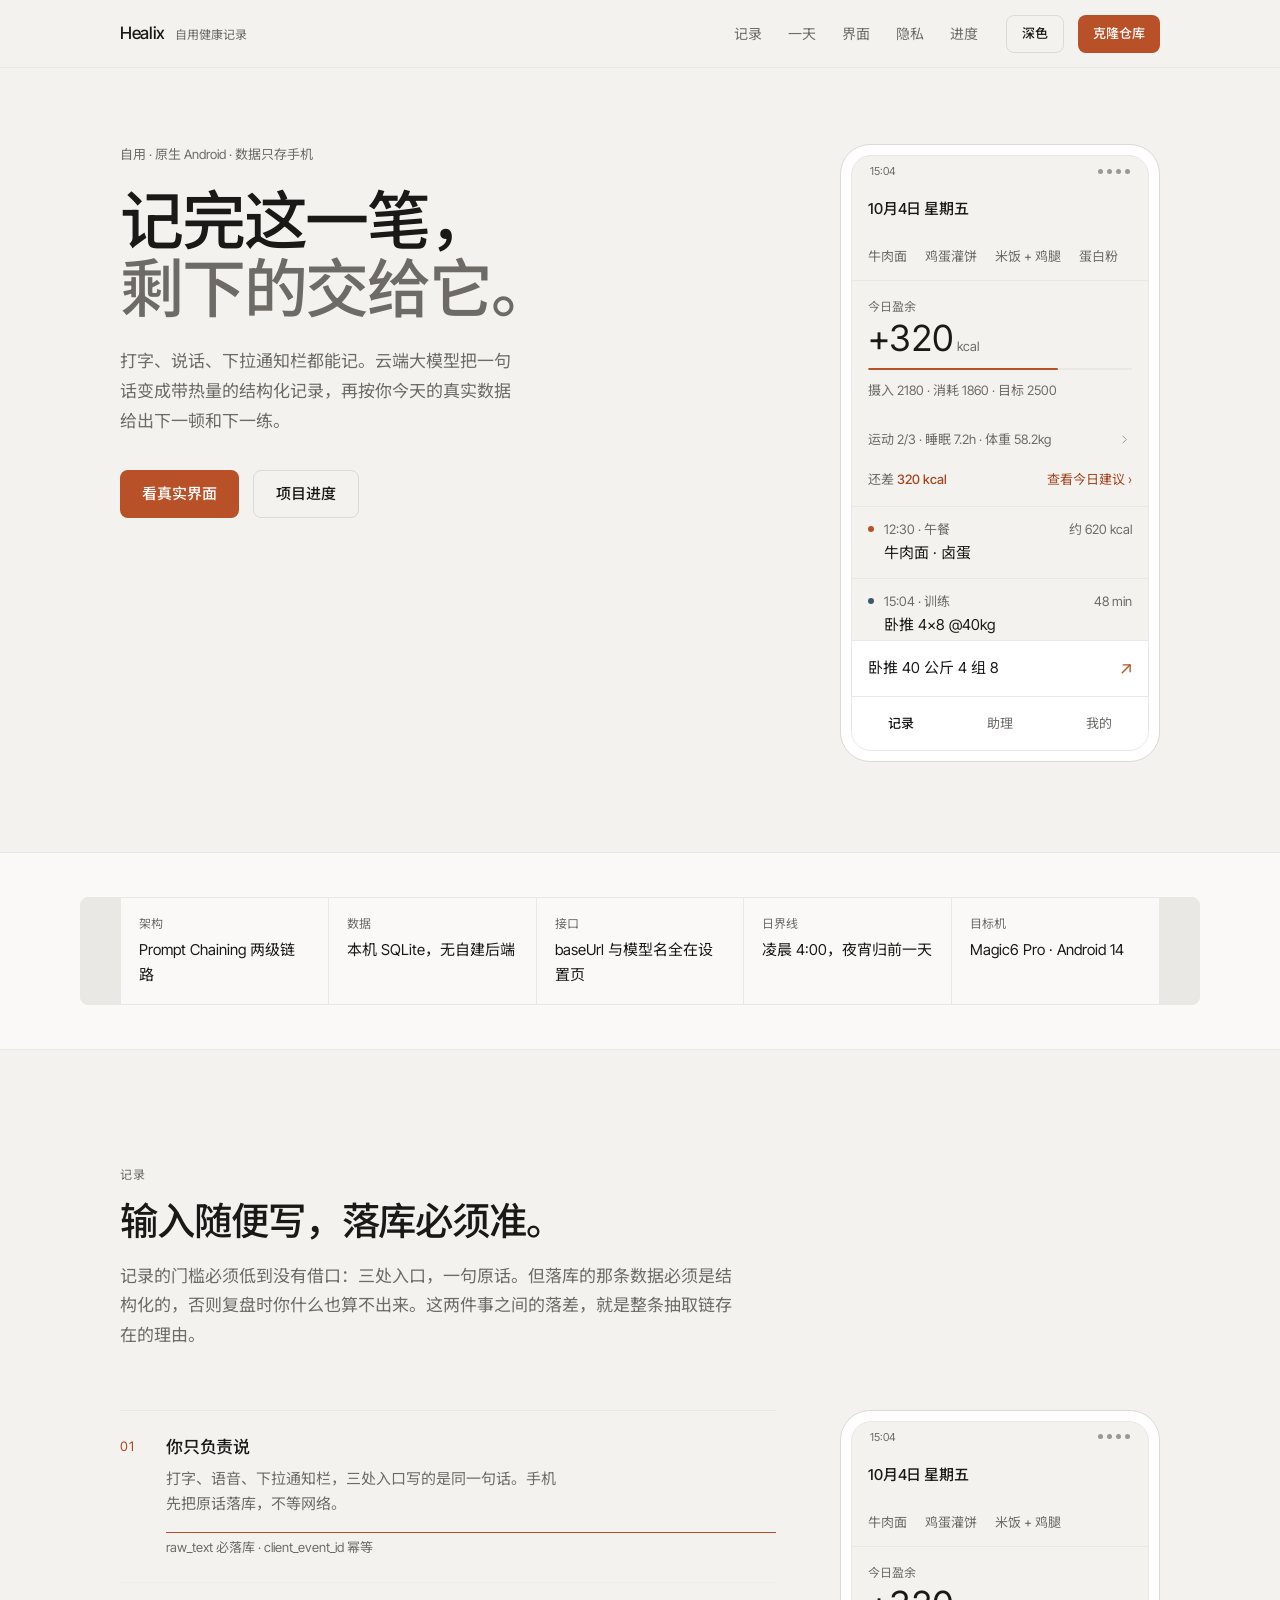
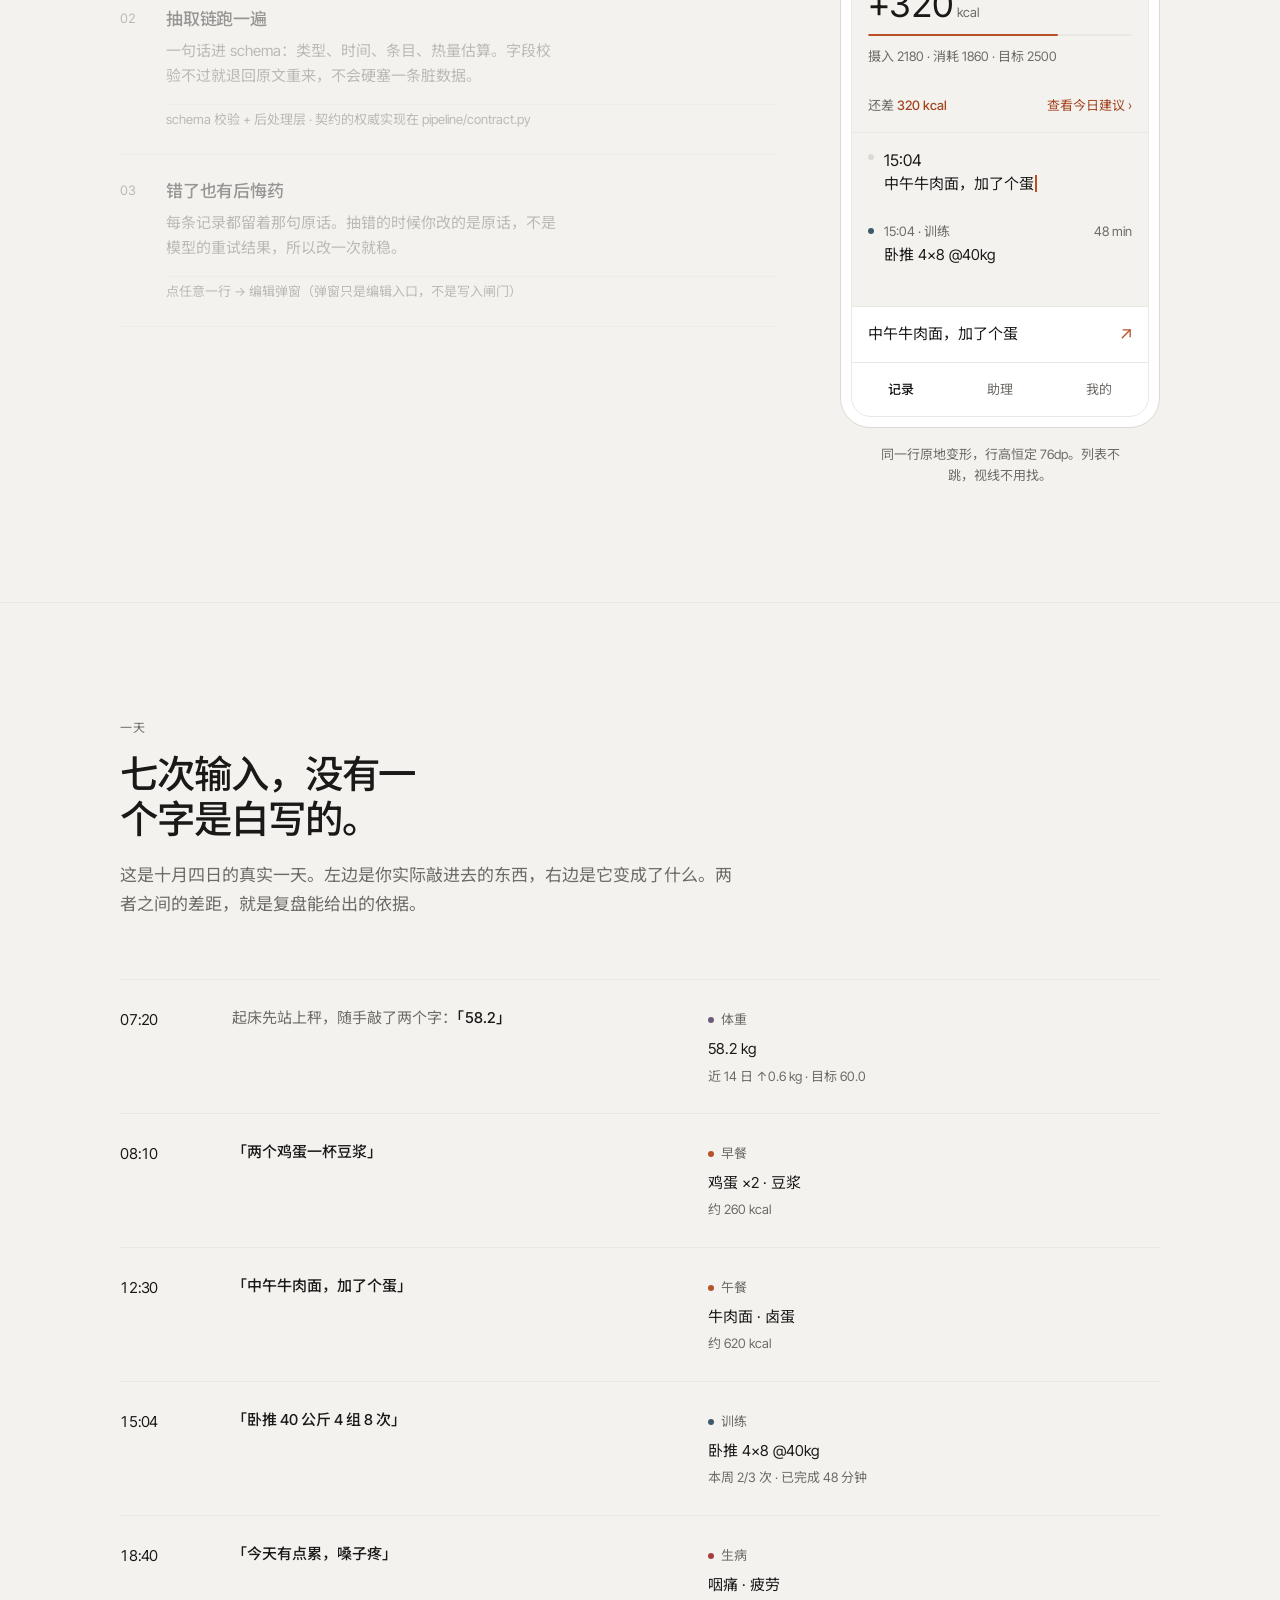
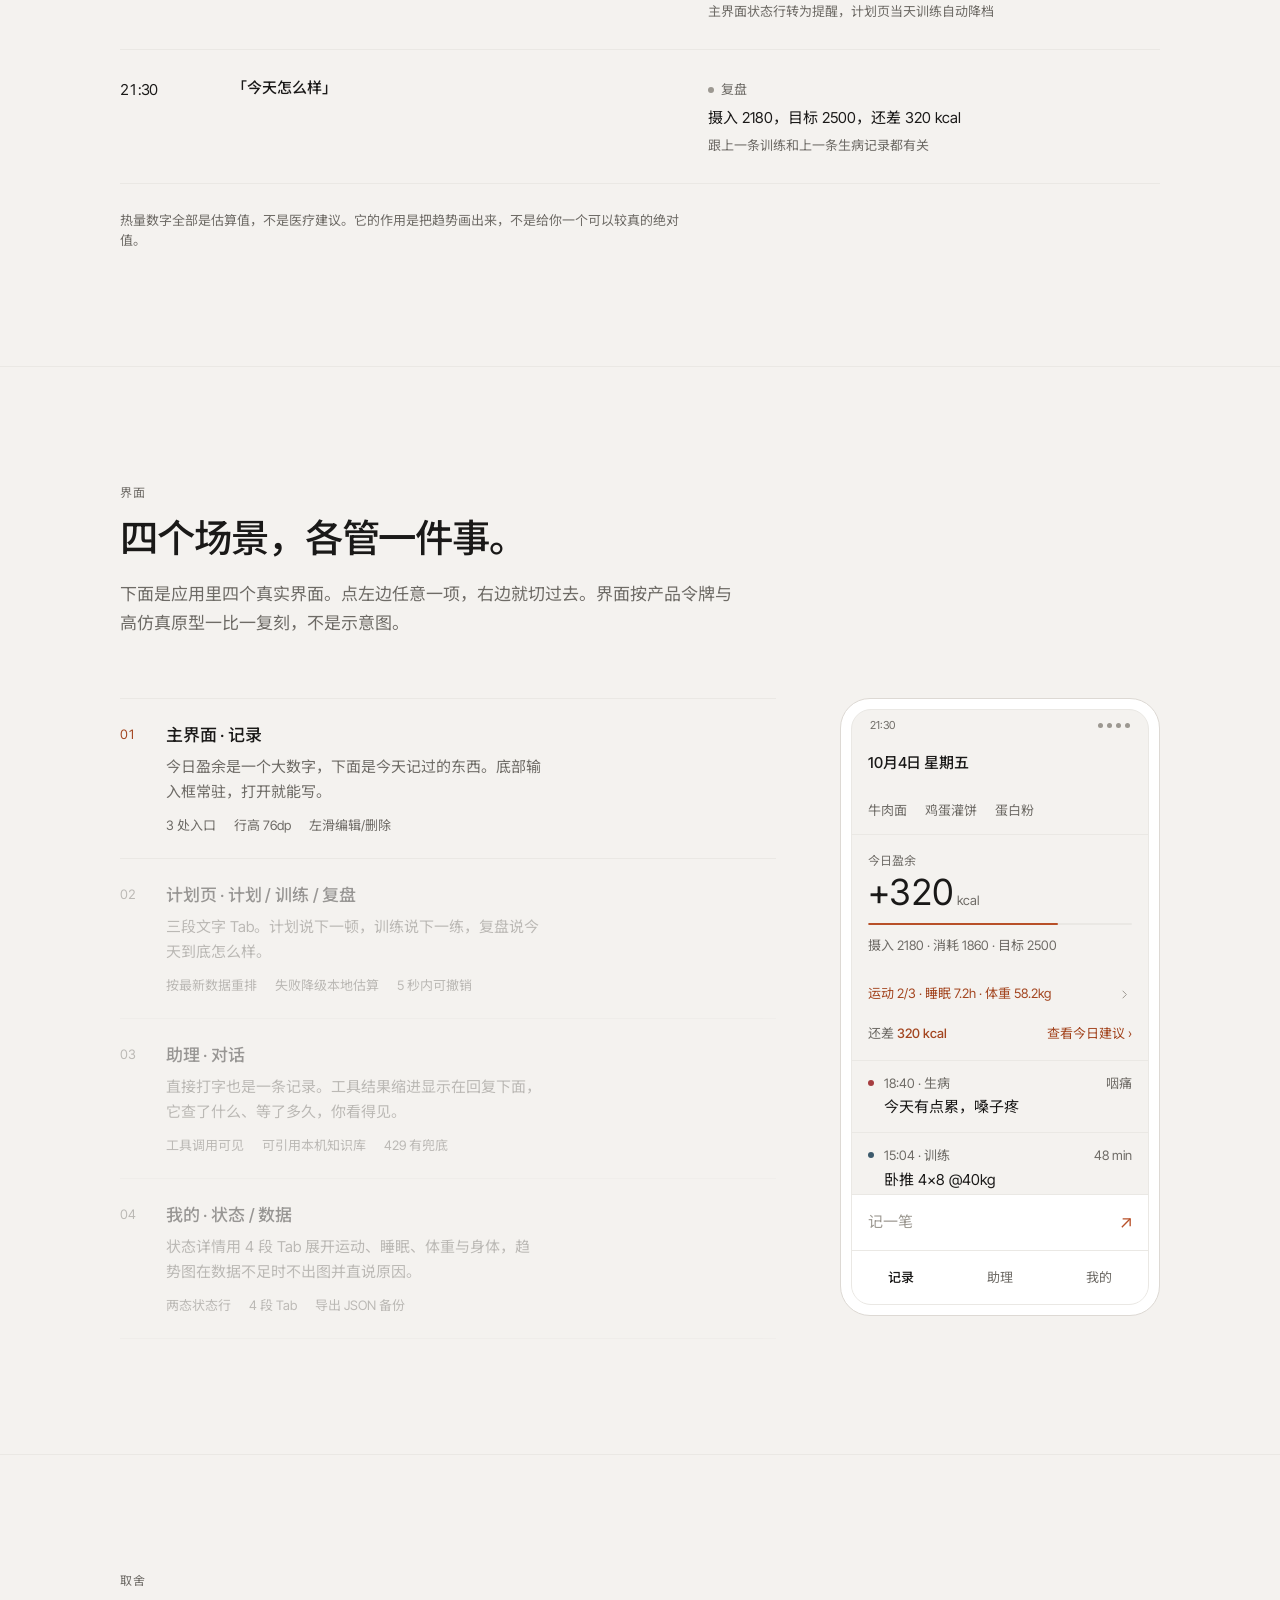
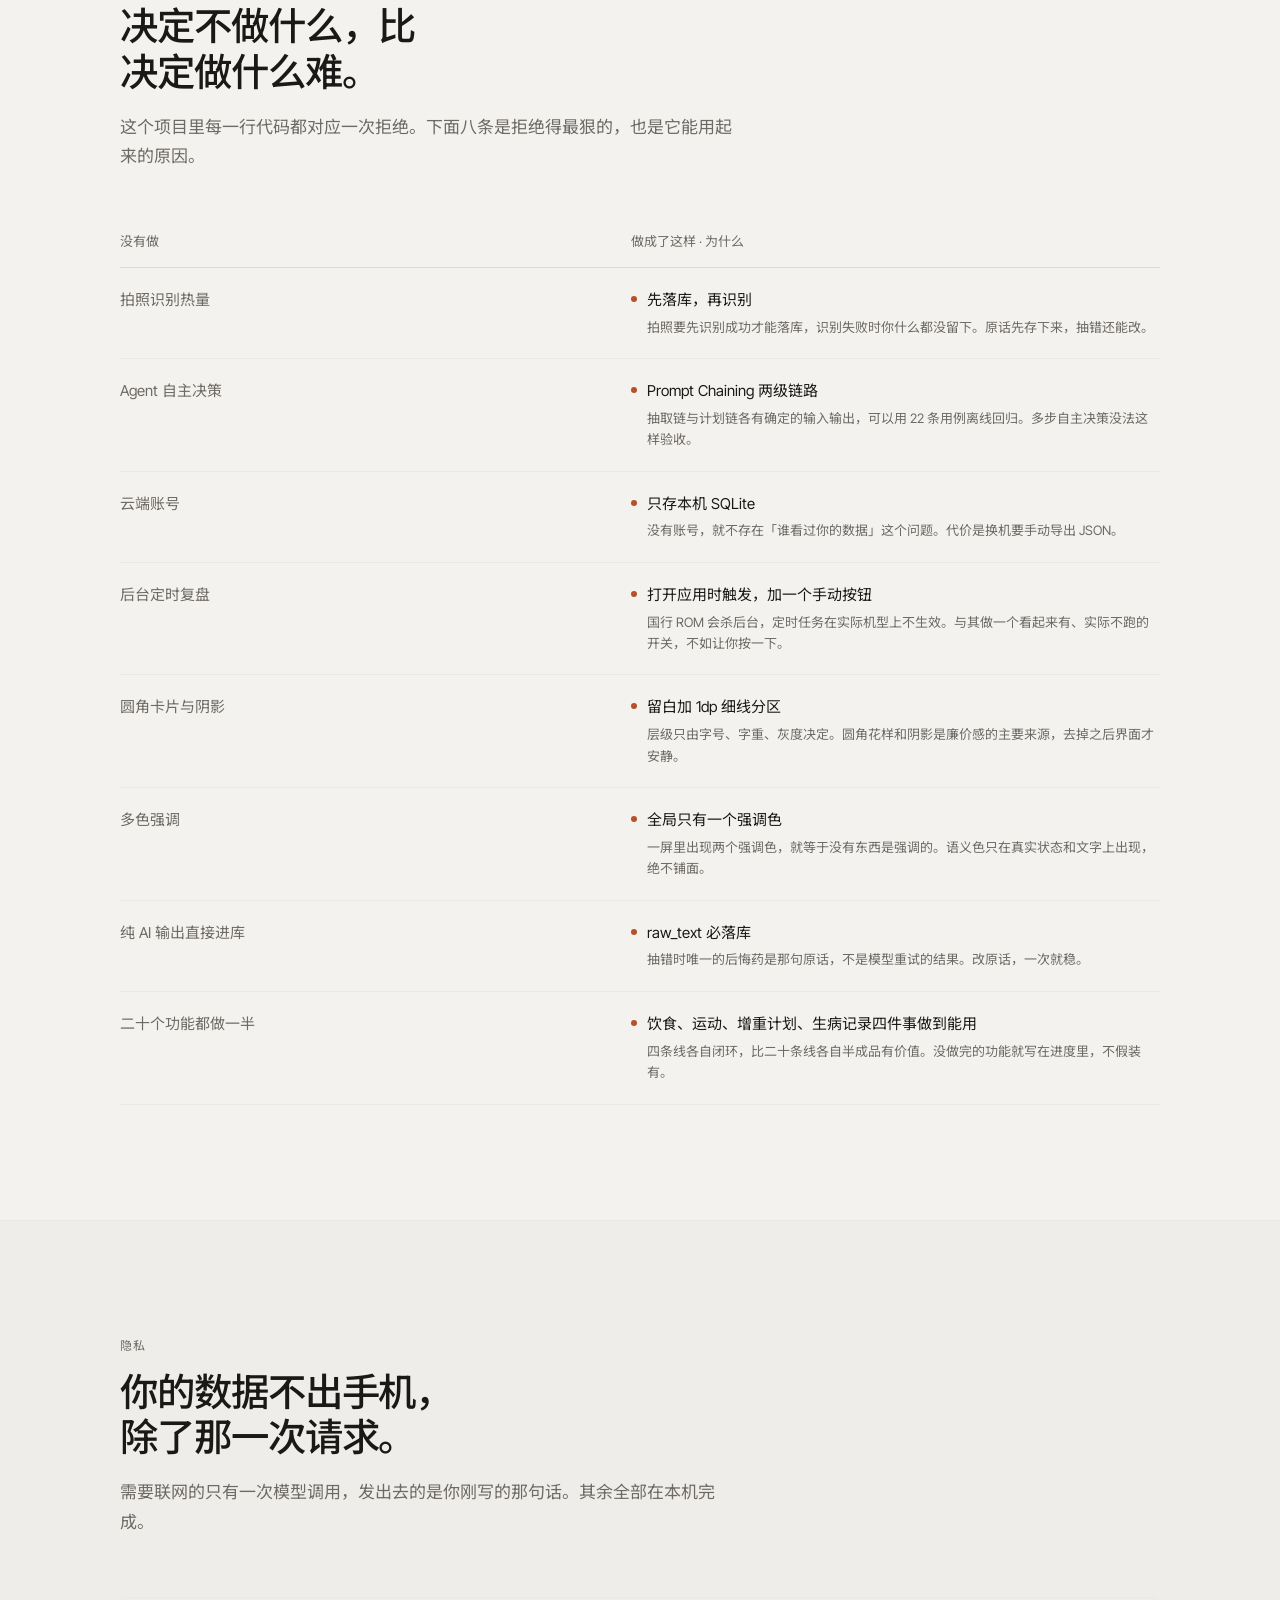
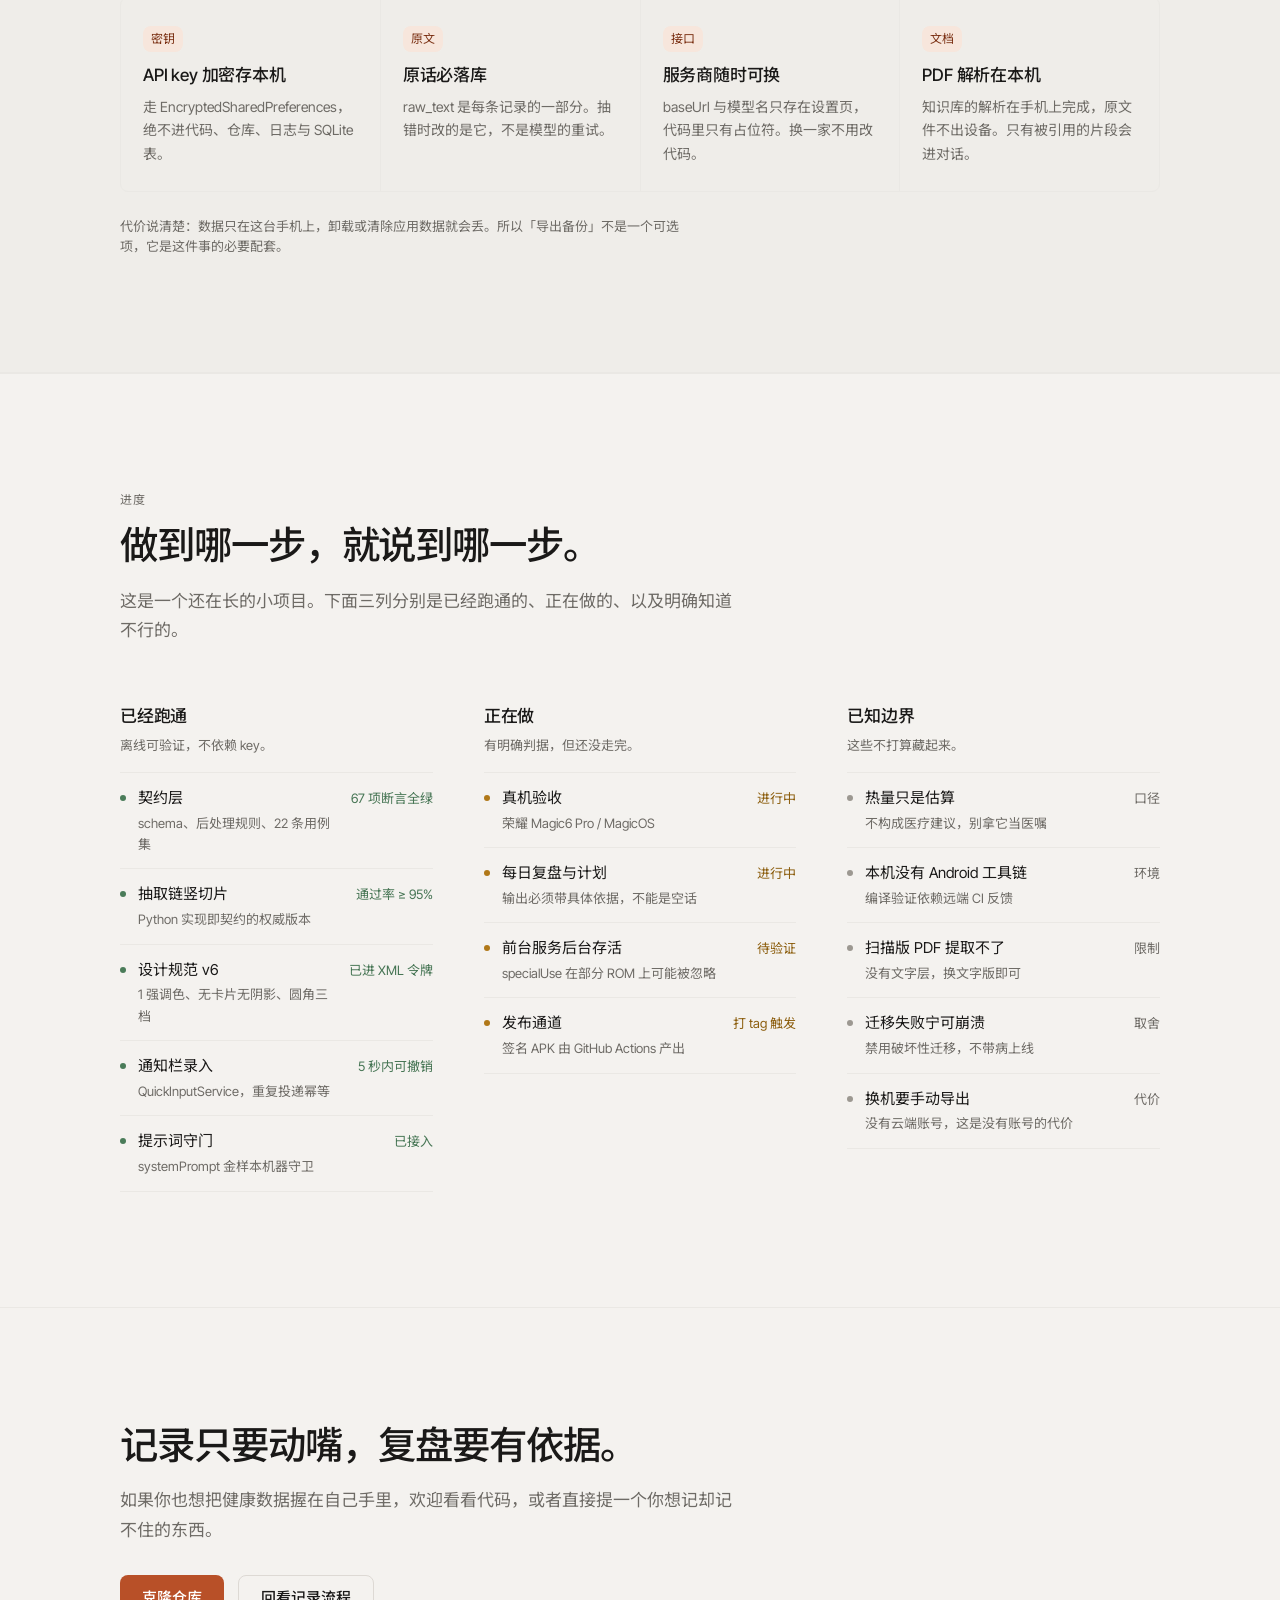
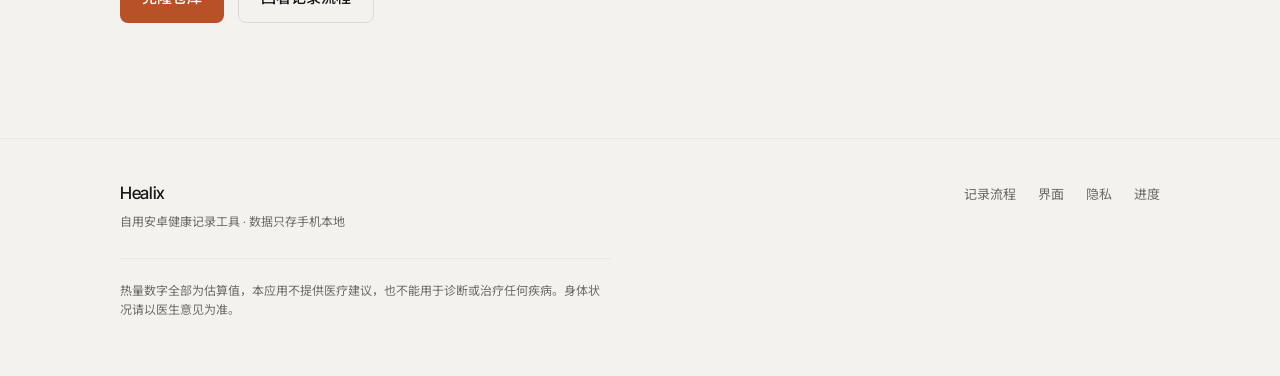
<file: index.html>
<!DOCTYPE html>
<html lang="zh-CN" data-theme="light">
<head>
<meta charset="UTF-8">
<meta name="viewport" content="width=device-width, initial-scale=1">
<title>Healix · 记完这一笔，剩下的交给它</title>
<meta name="description" content="Healix 是一个自用的安卓健康记录工具。打字、说话、下拉通知栏都能记，云端大模型把一句话变成带热量的结构化记录，再按今天的真实数据给出下一顿和下一练。数据只存手机本地。">
<meta name="theme-color" content="#F4F2EF">
<meta property="og:title" content="Healix · 记完这一笔，剩下的交给它">
<meta property="og:description" content="自用安卓健康记录工具。记录只要动嘴，复盘要有依据。数据只存手机本地。">
<meta property="og:type" content="website">
<link rel="preconnect" href="https://fonts.googleapis.com">
<link rel="preconnect" href="https://fonts.gstatic.com" crossorigin>
<!-- 字体异步加载：media="print" 让这张样式表不阻塞首屏渲染，
     载入完成后由 onload 切回 all。
     若网络不可达（例如国内直连 Google Fonts 不通），页面会立刻用下方
     系统字体栈渲染，不会白屏或长时间空白。
     系统字体栈取自产品自身（prototype.html 与 Android 侧一致）。 -->
<link rel="stylesheet" media="print" onload="this.media='all'"
      href="https://fonts.googleapis.com/css2?family=Inter+Tight:ital,wght@0,400;0,500;1,400&family=Noto+Sans+SC:wght@400;500&display=swap">
<noscript>
  <link rel="stylesheet"
        href="https://fonts.googleapis.com/css2?family=Inter+Tight:wght@400;500&family=Noto+Sans+SC:wght@400;500&display=swap">
</noscript>
<link rel="stylesheet" href="styles.css">
<!-- 在样式生效前决定是否启用入场动效。
     放在这里而不是 body 末尾：只有确认支持 IntersectionObserver
     且用户未开启「降低动效」时才启用隐藏，避免 JS 失效导致整块内容不可见。 -->
<script>
(function () {
  var ok = "IntersectionObserver" in window
        && !window.matchMedia("(prefers-reduced-motion: reduce)").matches;
  if (ok) document.documentElement.classList.add("anim");
})();
</script>
</head>
<body>

<div class="readline" id="readline" aria-hidden="true"></div>

<!-- ══════════ 导航 ══════════ -->
<header class="nav">
  <div class="wrap nav-in">
    <a class="brand" href="#top">
      <span class="brand-mark">Healix</span>
      <span class="brand-sub">自用健康记录</span>
    </a>
    <nav class="nav-links" aria-label="页面导航">
      <a href="#record">记录</a>
      <a href="#day">一天</a>
      <a href="#scenes">界面</a>
      <a href="#privacy">隐私</a>
      <a href="#progress">进度</a>
    </nav>
    <div class="nav-tools">
      <button class="btn btn-ghost btn-sm" id="themeBtn" type="button" aria-live="polite">深色</button>
      <a class="btn btn-primary btn-sm" href="https://github.com/2026heshao/Healix" target="_blank" rel="noopener">克隆仓库</a>
    </div>
  </div>
</header>

<main id="top">

  <!-- ══════════ Hero ══════════ -->
  <section class="hero">
    <div class="wrap hero-grid">
      <div>
        <p class="hero-eyebrow">自用 · 原生 Android · 数据只存手机</p>
        <h1>记完这一笔，<br><span class="soft">剩下的交给它。</span></h1>
        <p class="hero-lead">打字、说话、下拉通知栏都能记。云端大模型把一句话变成带热量的结构化记录，再按你今天的真实数据给出下一顿和下一练。</p>
        <div class="hero-cta">
          <a class="btn btn-primary" href="#scenes">看真实界面</a>
          <a class="btn btn-ghost" href="#progress">项目进度</a>
        </div>
      </div>

      <div class="stage-wrap">
        <!-- 主界面：按产品令牌与 prototype.html 组件规格复刻 -->
        <div class="phone">
          <div class="phone-screen">
            <div class="p-status">
              <span>15:04</span>
              <span class="sig" aria-hidden="true"><i></i><i></i><i></i><i></i></span>
            </div>
            <div class="p-appbar">10月4日 星期五</div>
            <div class="p-presets" aria-hidden="true">
              <span>牛肉面</span><span>鸡蛋灌饼</span><span>米饭 + 鸡腿</span><span>蛋白粉</span>
            </div>
            <div class="p-body">
              <div class="p-summary">
                <div class="label">今日盈余</div>
                <div class="num">+320<span>kcal</span></div>
                <div class="p-progress"><i style="width:72%"></i></div>
                <div class="sub">摄入 2180 · 消耗 1860 · 目标 2500</div>
              </div>
              <div class="p-gap"></div>
              <div class="p-statusrow">
                <span>运动 2/3 · 睡眠 7.2h · 体重 58.2kg</span>
                <svg class="cv" width="15" height="15" viewBox="0 0 24 24" fill="none" stroke="currentColor" stroke-width="1.6" aria-hidden="true"><path d="M9 6l6 6-6 6"/></svg>
              </div>
              <div class="p-planhint">
                <span>还差 <b>320 kcal</b></span>
                <em style="font-style:normal;color:var(--primary-text)">查看今日建议 ›</em>
              </div>
              <div class="p-items">
                <div class="p-item">
                  <span class="dot" style="background:var(--dot-meal)"></span>
                  <div class="bodycol">
                    <div class="meta"><span>12:30 · 午餐</span><span>约 620 kcal</span></div>
                    <div class="main">牛肉面 · 卤蛋</div>
                  </div>
                </div>
                <div class="p-item">
                  <span class="dot" style="background:var(--dot-exercise)"></span>
                  <div class="bodycol">
                    <div class="meta"><span>15:04 · 训练</span><span>48 min</span></div>
                    <div class="main">卧推 4×8 @40kg</div>
                  </div>
                </div>
                <div class="p-item">
                  <span class="dot" style="background:var(--dot-illness)"></span>
                  <div class="bodycol">
                    <div class="meta"><span>18:40 · 生病</span><span>咽痛</span></div>
                    <div class="main">今天有点累，嗓子疼</div>
                  </div>
                </div>
              </div>
            </div>
            <div class="p-inputbar">
              <span class="ph" id="heroInput">记一笔</span>
              <span class="send" aria-hidden="true">
                <svg width="20" height="20" viewBox="0 0 24 24" fill="none" stroke="currentColor" stroke-width="1.6"><path d="M7 17L17 7"/><path d="M8 7h9v9"/></svg>
              </span>
            </div>
            <div class="p-tabbar">
              <div class="on">记录</div>
              <div>助理</div>
              <div>我的</div>
            </div>
          </div>
        </div>
      </div>
    </div>
  </section>

  <!-- ══════════ 系统接入事实 ══════════ -->
  <section class="strip">
    <div class="wrap strip-in">
      <div class="cell"><span class="k">架构</span><span class="v">Prompt Chaining 两级链路</span></div>
      <div class="cell"><span class="k">数据</span><span class="v">本机 SQLite，无自建后端</span></div>
      <div class="cell"><span class="k">接口</span><span class="v">baseUrl 与模型名全在设置页</span></div>
      <div class="cell"><span class="k">日界线</span><span class="v">凌晨 4:00，夜宵归前一天</span></div>
      <div class="cell"><span class="k">目标机</span><span class="v">Magic6 Pro · Android 14</span></div>
    </div>
  </section>

  <!-- ══════════ 一、记录 ══════════ -->
  <section class="section" id="record">
    <div class="wrap">
      <div class="section-head reveal">
        <div class="group-title">记录</div>
        <h2>输入随便写，落库必须准。</h2>
        <p class="lead">记录的门槛必须低到没有借口：三处入口，一句原话。但落库的那条数据必须是结构化的，否则复盘时你什么也算不出来。这两件事之间的落差，就是整条抽取链存在的理由。</p>
      </div>

      <div class="loop-grid">
        <!-- 三阶段：单机演示，自动轮转 -->
        <div class="loop-stages" id="loopStages" role="list">
          <button class="stage is-on" type="button" role="listitem" data-stage="0">
            <span class="stage-n">01</span>
            <span>
              <span class="stage-t">你只负责说</span>
              <span class="stage-d">打字、语音、下拉通知栏，三处入口写的是同一句话。手机先把原话落库，不等网络。</span>
              <span class="stage-bar" aria-hidden="true"></span>
              <span class="stage-note">raw_text 必落库 · client_event_id 幂等</span>
            </span>
          </button>
          <button class="stage" type="button" role="listitem" data-stage="1">
            <span class="stage-n">02</span>
            <span>
              <span class="stage-t">抽取链跑一遍</span>
              <span class="stage-d">一句话进 schema：类型、时间、条目、热量估算。字段校验不过就退回原文重来，不会硬塞一条脏数据。</span>
              <span class="stage-bar" aria-hidden="true"></span>
              <span class="stage-note">schema 校验 + 后处理层 · 契约的权威实现在 pipeline/contract.py</span>
            </span>
          </button>
          <button class="stage" type="button" role="listitem" data-stage="2">
            <span class="stage-n">03</span>
            <span>
              <span class="stage-t">错了也有后悔药</span>
              <span class="stage-d">每条记录都留着那句原话。抽错的时候你改的是原话，不是模型的重试结果，所以改一次就稳。</span>
              <span class="stage-bar" aria-hidden="true"></span>
              <span class="stage-note">点任意一行 → 编辑弹窗（弹窗只是编辑入口，不是写入闸门）</span>
            </span>
          </button>
        </div>

        <div class="loop-phone">
          <div class="phone">
            <div class="phone-screen">
              <div class="p-status">
                <span>15:04</span>
                <span class="sig" aria-hidden="true"><i></i><i></i><i></i><i></i></span>
              </div>
              <div class="p-appbar">10月4日 星期五</div>
              <div class="p-presets" aria-hidden="true">
                <span>牛肉面</span><span>鸡蛋灌饼</span><span>米饭 + 鸡腿</span>
              </div>
              <div class="p-body">
                <div class="p-summary">
                  <div class="label">今日盈余</div>
                  <div class="num">+320<span>kcal</span></div>
                  <div class="p-progress"><i style="width:72%"></i></div>
                  <div class="sub">摄入 2180 · 消耗 1860 · 目标 2500</div>
                </div>
                <div class="p-gap"></div>
                <div class="p-planhint">
                  <span>还差 <b>320 kcal</b></span>
                  <em style="font-style:normal;color:var(--primary-text)">查看今日建议 ›</em>
                </div>
                <div class="p-items">
                  <!-- 同一行原地变形：raw → 识别中 → 结构化
                       无 JS 时默认停在结构化那一层（最后一层），页面依然完整可读 -->
                  <div class="morph" id="morph">
                    <div class="layer" data-layer="0">
                      <span class="dot" style="background:var(--outline)"></span>
                      <div class="bodycol">
                        <div class="meta"><span>15:04</span><span></span></div>
                        <div class="main raw">中午牛肉面，加了个蛋<span class="caret" aria-hidden="true"></span></div>
                      </div>
                    </div>
                    <div class="layer" data-layer="1">
                      <span class="dot" style="background:var(--outline)"></span>
                      <div class="bodycol">
                        <div class="meta"><span>15:04</span><span></span></div>
                        <div class="pending"><span class="spinner" aria-hidden="true"></span>识别中…</div>
                      </div>
                    </div>
                    <div class="layer on" data-layer="2">
                      <span class="dot" style="background:var(--dot-meal)"></span>
                      <div class="bodycol">
                        <div class="meta"><span>12:30 · 午餐</span><span>约 620 kcal</span></div>
                        <div class="main">牛肉面 · 卤蛋</div>
                      </div>
                    </div>
                  </div>
                  <div class="p-item">
                    <span class="dot" style="background:var(--dot-exercise)"></span>
                    <div class="bodycol">
                      <div class="meta"><span>15:04 · 训练</span><span>48 min</span></div>
                      <div class="main">卧推 4×8 @40kg</div>
                    </div>
                  </div>
                </div>
              </div>
              <div class="p-inputbar">
                <span class="ph typed" id="loopInput">中午牛肉面，加了个蛋</span>
                <span class="send" aria-hidden="true">
                  <svg width="20" height="20" viewBox="0 0 24 24" fill="none" stroke="currentColor" stroke-width="1.6"><path d="M7 17L17 7"/><path d="M8 7h9v9"/></svg>
                </span>
              </div>
              <div class="p-tabbar">
                <div class="on">记录</div>
                <div>助理</div>
                <div>我的</div>
              </div>
            </div>
          </div>
          <p class="loop-cap">同一行原地变形，行高恒定 76dp。列表不跳，视线不用找。</p>
        </div>
      </div>
    </div>
  </section>

  <!-- ══════════ 二、一天 ══════════ -->
  <section class="section" id="day">
    <div class="wrap">
      <div class="section-head reveal">
        <div class="group-title">一天</div>
        <h2>七次输入，没有一个字是白写的。</h2>
        <p class="lead">这是十月四日的真实一天。左边是你实际敲进去的东西，右边是它变成了什么。两者之间的差距，就是复盘能给出的依据。</p>
      </div>

      <div class="timeline reveal">
        <div class="tl-row">
          <div class="tl-time">07:20</div>
          <div class="tl-body">
            <div class="tl-said">起床先站上秤，随手敲了两个字：<b>「58.2」</b></div>
            <div class="tl-out">
              <span class="tl-tag"><i style="background:var(--dot-body)"></i>体重</span>
              <div style="margin-top:6px">58.2 kg</div>
              <div class="sub">近 14 日 ↑0.6 kg · 目标 60.0</div>
            </div>
          </div>
        </div>

        <div class="tl-row">
          <div class="tl-time">08:10</div>
          <div class="tl-body">
            <div class="tl-said"><b>「两个鸡蛋一杯豆浆」</b></div>
            <div class="tl-out">
              <span class="tl-tag"><i style="background:var(--dot-meal)"></i>早餐</span>
              <div style="margin-top:6px">鸡蛋 ×2 · 豆浆</div>
              <div class="sub">约 260 kcal</div>
            </div>
          </div>
        </div>

        <div class="tl-row">
          <div class="tl-time">12:30</div>
          <div class="tl-body">
            <div class="tl-said"><b>「中午牛肉面，加了个蛋」</b></div>
            <div class="tl-out">
              <span class="tl-tag"><i style="background:var(--dot-meal)"></i>午餐</span>
              <div style="margin-top:6px">牛肉面 · 卤蛋</div>
              <div class="sub">约 620 kcal</div>
            </div>
          </div>
        </div>

        <div class="tl-row">
          <div class="tl-time">15:04</div>
          <div class="tl-body">
            <div class="tl-said"><b>「卧推 40 公斤 4 组 8 次」</b></div>
            <div class="tl-out">
              <span class="tl-tag"><i style="background:var(--dot-exercise)"></i>训练</span>
              <div style="margin-top:6px">卧推 4×8 @40kg</div>
              <div class="sub">本周 2/3 次 · 已完成 48 分钟</div>
            </div>
          </div>
        </div>

        <div class="tl-row">
          <div class="tl-time">18:40</div>
          <div class="tl-body">
            <div class="tl-said"><b>「今天有点累，嗓子疼」</b></div>
            <div class="tl-out">
              <span class="tl-tag"><i style="background:var(--dot-illness)"></i>生病</span>
              <div style="margin-top:6px">咽痛 · 疲劳</div>
              <div class="sub">主界面状态行转为提醒，计划页当天训练自动降档</div>
            </div>
          </div>
        </div>

        <div class="tl-row">
          <div class="tl-time">21:30</div>
          <div class="tl-body">
            <div class="tl-said"><b>「今天怎么样」</b></div>
            <div class="tl-out">
              <span class="tl-tag"><i style="background:var(--dot-other)"></i>复盘</span>
              <div style="margin-top:6px">摄入 2180，目标 2500，还差 320 kcal</div>
              <div class="sub">跟上一条训练和上一条生病记录都有关</div>
            </div>
          </div>
        </div>
      </div>

      <p class="small reveal" style="margin-top:26px;max-width:70ch">热量数字全部是估算值，不是医疗建议。它的作用是把趋势画出来，不是给你一个可以较真的绝对值。</p>
    </div>
  </section>

  <!-- ══════════ 三、四个场景 ══════════ -->
  <section class="section" id="scenes">
    <div class="wrap">
      <div class="section-head reveal">
        <div class="group-title">界面</div>
        <h2>四个场景，各管一件事。</h2>
        <p class="lead">下面是应用里四个真实界面。点左边任意一项，右边就切过去。界面按产品令牌与高仿真原型一比一复刻，不是示意图。</p>
      </div>

      <div class="scenes-grid">
        <div class="scene-tabs reveal" id="sceneTabs" role="tablist" aria-label="界面切换">
          <button class="scene-tab is-on" type="button" role="tab" aria-selected="true" aria-controls="pane-0" data-pane="0" id="tab-0">
            <span class="idx">01</span>
            <span>
              <span class="tt">主界面 · 记录</span>
              <span class="dd">今日盈余是一个大数字，下面是今天记过的东西。底部输入框常驻，打开就能写。</span>
              <span class="facts"><span>3 处入口</span><span>行高 76dp</span><span>左滑编辑/删除</span></span>
            </span>
          </button>

          <button class="scene-tab" type="button" role="tab" aria-selected="false" aria-controls="pane-1" data-pane="1" id="tab-1">
            <span class="idx">02</span>
            <span>
              <span class="tt">计划页 · 计划 / 训练 / 复盘</span>
              <span class="dd">三段文字 Tab。计划说下一顿，训练说下一练，复盘说今天到底怎么样。</span>
              <span class="facts"><span>按最新数据重排</span><span>失败降级本地估算</span><span>5 秒内可撤销</span></span>
            </span>
          </button>

          <button class="scene-tab" type="button" role="tab" aria-selected="false" aria-controls="pane-2" data-pane="2" id="tab-2">
            <span class="idx">03</span>
            <span>
              <span class="tt">助理 · 对话</span>
              <span class="dd">直接打字也是一条记录。工具结果缩进显示在回复下面，它查了什么、等了多久，你看得见。</span>
              <span class="facts"><span>工具调用可见</span><span>可引用本机知识库</span><span>429 有兜底</span></span>
            </span>
          </button>

          <button class="scene-tab" type="button" role="tab" aria-selected="false" aria-controls="pane-3" data-pane="3" id="tab-3">
            <span class="idx">04</span>
            <span>
              <span class="tt">我的 · 状态 / 数据</span>
              <span class="dd">状态详情用 4 段 Tab 展开运动、睡眠、体重与身体，趋势图在数据不足时不出图并直说原因。</span>
              <span class="facts"><span>两态状态行</span><span>4 段 Tab</span><span>导出 JSON 备份</span></span>
            </span>
          </button>
        </div>

        <div class="scene-stage">
          <!-- 01 主界面 -->
          <div class="pane on" id="pane-0" role="tabpanel" aria-labelledby="tab-0">
            <div class="phone">
              <div class="phone-screen">
                <div class="p-status"><span>21:30</span><span class="sig" aria-hidden="true"><i></i><i></i><i></i><i></i></span></div>
                <div class="p-appbar">10月4日 星期五</div>
                <div class="p-presets" aria-hidden="true"><span>牛肉面</span><span>鸡蛋灌饼</span><span>蛋白粉</span></div>
                <div class="p-body">
                  <div class="p-summary">
                    <div class="label">今日盈余</div>
                    <div class="num">+320<span>kcal</span></div>
                    <div class="p-progress"><i style="width:72%"></i></div>
                    <div class="sub">摄入 2180 · 消耗 1860 · 目标 2500</div>
                  </div>
                  <div class="p-gap"></div>
                  <div class="p-statusrow sig">
                    <span>运动 2/3 · 睡眠 7.2h · 体重 58.2kg</span>
                    <svg class="cv" width="15" height="15" viewBox="0 0 24 24" fill="none" stroke="currentColor" stroke-width="1.6" aria-hidden="true"><path d="M9 6l6 6-6 6"/></svg>
                  </div>
                  <div class="p-planhint"><span>还差 <b>320 kcal</b></span><em style="font-style:normal;color:var(--primary-text)">查看今日建议 ›</em></div>
                  <div class="p-items">
                    <div class="p-item">
                      <span class="dot" style="background:var(--dot-illness)"></span>
                      <div class="bodycol">
                        <div class="meta"><span>18:40 · 生病</span><span>咽痛</span></div>
                        <div class="main">今天有点累，嗓子疼</div>
                      </div>
                    </div>
                    <div class="p-item">
                      <span class="dot" style="background:var(--dot-exercise)"></span>
                      <div class="bodycol">
                        <div class="meta"><span>15:04 · 训练</span><span>48 min</span></div>
                        <div class="main">卧推 4×8 @40kg</div>
                      </div>
                    </div>
                    <div class="p-item">
                      <span class="dot" style="background:var(--dot-meal)"></span>
                      <div class="bodycol">
                        <div class="meta"><span>12:30 · 午餐</span><span>约 620 kcal</span></div>
                        <div class="main">牛肉面 · 卤蛋</div>
                      </div>
                    </div>
                    <div class="p-item">
                      <span class="dot" style="background:var(--dot-meal)"></span>
                      <div class="bodycol">
                        <div class="meta"><span>08:10 · 早餐</span><span>约 260 kcal</span></div>
                        <div class="main">鸡蛋 ×2 · 豆浆</div>
                      </div>
                    </div>
                  </div>
                </div>
                <div class="p-inputbar">
                  <span class="ph">记一笔</span>
                  <span class="send" aria-hidden="true"><svg width="20" height="20" viewBox="0 0 24 24" fill="none" stroke="currentColor" stroke-width="1.6"><path d="M7 17L17 7"/><path d="M8 7h9v9"/></svg></span>
                </div>
                <div class="p-tabbar"><div class="on">记录</div><div>助理</div><div>我的</div></div>
              </div>
            </div>
          </div>

          <!-- 02 计划页 -->
          <div class="pane" id="pane-1" role="tabpanel" aria-labelledby="tab-1">
            <div class="phone">
              <div class="phone-screen">
                <div class="p-status"><span>21:31</span><span class="sig" aria-hidden="true"><i></i><i></i><i></i><i></i></span></div>
                <div class="p-appbar">
                  <span class="back" aria-hidden="true">‹</span>
                  <span class="center">今日</span>
                  <span class="right">刷新</span>
                </div>
                <div class="p-seg"><div class="on">计划</div><div>训练</div><div>复盘</div></div>
                <div class="p-body">
                  <div class="p-gapline">
                    <div class="n">320<span style="font-size:.8125rem;color:var(--text-2)"> kcal</span></div>
                    <div class="l">今日还差</div>
                  </div>
                  <div class="p-planitem">
                    <div class="t">晚餐 · 建议</div>
                    <div class="h">米饭 200g · 鸡胸 150g · 西兰花</div>
                    <div class="d">约 520 kcal · 蛋白 42g</div>
                    <div class="src">AI 计划 · 21:31 生成</div>
                  </div>
                  <div class="p-planitem">
                    <div class="t">睡前 · 可选</div>
                    <div class="h">酸奶一杯</div>
                    <div class="d">约 130 kcal</div>
                  </div>
                  <div class="p-planitem">
                    <div class="t">身体信号</div>
                    <div class="h">今天记了咽痛，训练已降档</div>
                    <div class="d">卧推减至 3×8 @35kg</div>
                    <div class="src">依据：18:40 生病记录</div>
                  </div>
                </div>
                <div class="p-tabbar"><div>记录</div><div>助理</div><div class="on">我的</div></div>
              </div>
            </div>
          </div>

          <!-- 03 助理 -->
          <div class="pane" id="pane-2" role="tabpanel" aria-labelledby="tab-2">
            <div class="phone">
              <div class="phone-screen">
                <div class="p-status"><span>21:32</span><span class="sig" aria-hidden="true"><i></i><i></i><i></i><i></i></span></div>
                <div class="p-appbar"><span style="position:absolute;left:16px">助理</span><span class="right">今天</span></div>
                <div class="p-body">
                  <div class="p-quick">
                    <div>今天达标了吗</div>
                    <div>推荐晚餐</div>
                    <div>本周复盘</div>
                  </div>
                  <div class="p-msg user">
                    <div class="who" style="text-align:right">21:30</div>
                    <div class="text">本周复盘</div>
                  </div>
                  <div class="p-toolline">读了本周 12 条饮食记录、3 条训练、7 条体重</div>
                  <div class="p-msg">
                    <div class="who">Healix · 21:30</div>
                    <div class="text">本周平均摄入 2260 kcal，比目标低 240。三次训练里有两次完成，周三那次因为加班没练。体重涨了 0.6 kg，方向对，但增重速度比计划慢，可以把晚餐主食加半碗。</div>
                  </div>
                </div>
                <div class="p-inputbar">
                  <span class="ph">问问助理</span>
                  <span class="send" aria-hidden="true"><svg width="20" height="20" viewBox="0 0 24 24" fill="none" stroke="currentColor" stroke-width="1.6"><path d="M7 17L17 7"/><path d="M8 7h9v9"/></svg></span>
                </div>
                <div class="p-tabbar"><div>记录</div><div class="on">助理</div><div>我的</div></div>
              </div>
            </div>
          </div>

          <!-- 04 我的 -->
          <div class="pane" id="pane-3" role="tabpanel" aria-labelledby="tab-3">
            <div class="phone">
              <div class="phone-screen">
                <div class="p-status"><span>21:33</span><span class="sig" aria-hidden="true"><i></i><i></i><i></i><i></i></span></div>
                <div class="p-appbar"><span style="position:absolute;left:16px;font-size:1.25rem">我的</span></div>
                <div class="p-body">
                  <div class="p-grouptitle">概览</div>
                  <div class="p-row" style="height:64px;align-items:flex-start;flex-direction:column;justify-content:center">
                    <span style="display:flex;width:100%;justify-content:space-between"><span>状态详情</span><span class="val">›</span></span>
                    <span style="display:block;font-size:.75rem;color:var(--text-3);margin-top:2px">运动 2/3 · 睡眠 7.2h · 体重 58.2kg</span>
                  </div>
                  <div class="p-grouptitle">数据</div>
                  <div class="p-row"><span>知识库</span><span class="val">3 份文档 ›</span></div>
                  <div class="p-row"><span>导出备份</span><span class="val">JSON ›</span></div>
                  <div class="p-grouptitle">设置</div>
                  <div class="p-row"><span>服务商</span><span class="val">已配置 ›</span></div>
                  <div class="p-row"><span>连通性测试</span><span class="val">连通 · 1.2s</span></div>
                  <div class="p-row"><span>热量目标</span><span class="val">2500 kcal ›</span></div>
                </div>
                <div class="p-tabbar"><div>记录</div><div>助理</div><div class="on">我的</div></div>
              </div>
            </div>
          </div>
        </div>
      </div>
    </div>
  </section>

  <!-- ══════════ 四、设计取舍 ══════════ -->
  <section class="section" id="tradeoffs">
    <div class="wrap">
      <div class="section-head reveal">
        <div class="group-title">取舍</div>
        <h2>决定不做什么，比决定做什么难。</h2>
        <p class="lead">这个项目里每一行代码都对应一次拒绝。下面八条是拒绝得最狠的，也是它能用起来的原因。</p>
      </div>

      <div class="trade-head reveal">
        <span>没有做</span>
        <span>做成了这样 · 为什么</span>
      </div>

      <div class="reveal">
        <div class="trade-row">
          <div class="trade-no">拍照识别热量</div>
          <div class="trade-yes">
            <i aria-hidden="true"></i>
            <span>先落库，再识别
              <span class="why">拍照要先识别成功才能落库，识别失败时你什么都没留下。原话先存下来，抽错还能改。</span>
            </span>
          </div>
        </div>

        <div class="trade-row">
          <div class="trade-no">Agent 自主决策</div>
          <div class="trade-yes">
            <i aria-hidden="true"></i>
            <span>Prompt Chaining 两级链路
              <span class="why">抽取链与计划链各有确定的输入输出，可以用 22 条用例离线回归。多步自主决策没法这样验收。</span>
            </span>
          </div>
        </div>

        <div class="trade-row">
          <div class="trade-no">云端账号</div>
          <div class="trade-yes">
            <i aria-hidden="true"></i>
            <span>只存本机 SQLite
              <span class="why">没有账号，就不存在「谁看过你的数据」这个问题。代价是换机要手动导出 JSON。</span>
            </span>
          </div>
        </div>

        <div class="trade-row">
          <div class="trade-no">后台定时复盘</div>
          <div class="trade-yes">
            <i aria-hidden="true"></i>
            <span>打开应用时触发，加一个手动按钮
              <span class="why">国行 ROM 会杀后台，定时任务在实际机型上不生效。与其做一个看起来有、实际不跑的开关，不如让你按一下。</span>
            </span>
          </div>
        </div>

        <div class="trade-row">
          <div class="trade-no">圆角卡片与阴影</div>
          <div class="trade-yes">
            <i aria-hidden="true"></i>
            <span>留白加 1dp 细线分区
              <span class="why">层级只由字号、字重、灰度决定。圆角花样和阴影是廉价感的主要来源，去掉之后界面才安静。</span>
            </span>
          </div>
        </div>

        <div class="trade-row">
          <div class="trade-no">多色强调</div>
          <div class="trade-yes">
            <i aria-hidden="true"></i>
            <span>全局只有一个强调色
              <span class="why">一屏里出现两个强调色，就等于没有东西是强调的。语义色只在真实状态和文字上出现，绝不铺面。</span>
            </span>
          </div>
        </div>

        <div class="trade-row">
          <div class="trade-no">纯 AI 输出直接进库</div>
          <div class="trade-yes">
            <i aria-hidden="true"></i>
            <span>raw_text 必落库
              <span class="why">抽错时唯一的后悔药是那句原话，不是模型重试的结果。改原话，一次就稳。</span>
            </span>
          </div>
        </div>

        <div class="trade-row">
          <div class="trade-no">二十个功能都做一半</div>
          <div class="trade-yes">
            <i aria-hidden="true"></i>
            <span>饮食、运动、增重计划、生病记录四件事做到能用
              <span class="why">四条线各自闭环，比二十条线各自半成品有价值。没做完的功能就写在进度里，不假装有。</span>
            </span>
          </div>
        </div>
      </div>
    </div>
  </section>

  <!-- ══════════ 五、隐私 ══════════ -->
  <section class="section privacy" id="privacy">
    <div class="wrap">
      <div class="section-head reveal">
        <div class="group-title">隐私</div>
        <h2>你的数据不出手机，除了那一次请求。</h2>
        <p class="lead">需要联网的只有一次模型调用，发出去的是你刚写的那句话。其余全部在本机完成。</p>
      </div>

      <div class="privacy-grid reveal">
        <div class="pv">
          <span class="tag">密钥</span>
          <h3>API key 加密存本机</h3>
          <p>走 EncryptedSharedPreferences，绝不进代码、仓库、日志与 SQLite 表。</p>
        </div>
        <div class="pv">
          <span class="tag">原文</span>
          <h3>原话必落库</h3>
          <p>raw_text 是每条记录的一部分。抽错时改的是它，不是模型的重试。</p>
        </div>
        <div class="pv">
          <span class="tag">接口</span>
          <h3>服务商随时可换</h3>
          <p>baseUrl 与模型名只存在设置页，代码里只有占位符。换一家不用改代码。</p>
        </div>
        <div class="pv">
          <span class="tag">文档</span>
          <h3>PDF 解析在本机</h3>
          <p>知识库的解析在手机上完成，原文件不出设备。只有被引用的片段会进对话。</p>
        </div>
      </div>

      <p class="small reveal" style="margin-top:24px;max-width:70ch">代价说清楚：数据只在这台手机上，卸载或清除应用数据就会丢。所以「导出备份」不是一个可选项，它是这件事的必要配套。</p>
    </div>
  </section>

  <!-- ══════════ 六、进度与边界 ══════════ -->
  <section class="section" id="progress">
    <div class="wrap">
      <div class="section-head reveal">
        <div class="group-title">进度</div>
        <h2>做到哪一步，就说到哪一步。</h2>
        <p class="lead">这是一个还在长的小项目。下面三列分别是已经跑通的、正在做的、以及明确知道不行的。</p>
      </div>

      <div class="prog-grid reveal">
        <div class="prog-col">
          <h3>已经跑通</h3>
          <p class="small">离线可验证，不依赖 key。</p>
          <div class="prog-list">
            <div class="prog-item done"><i aria-hidden="true"></i><span class="t">契约层<span class="d">schema、后处理规则、22 条用例集</span></span><span class="s">67 项断言全绿</span></div>
            <div class="prog-item done"><i aria-hidden="true"></i><span class="t">抽取链竖切片<span class="d">Python 实现即契约的权威版本</span></span><span class="s">通过率 ≥ 95%</span></div>
            <div class="prog-item done"><i aria-hidden="true"></i><span class="t">设计规范 v6<span class="d">1 强调色、无卡片无阴影、圆角三档</span></span><span class="s">已进 XML 令牌</span></div>
            <div class="prog-item done"><i aria-hidden="true"></i><span class="t">通知栏录入<span class="d">QuickInputService，重复投递幂等</span></span><span class="s">5 秒内可撤销</span></div>
            <div class="prog-item done"><i aria-hidden="true"></i><span class="t">提示词守门<span class="d">systemPrompt 金样本机器守卫</span></span><span class="s">已接入</span></div>
          </div>
        </div>

        <div class="prog-col">
          <h3>正在做</h3>
          <p class="small">有明确判据，但还没走完。</p>
          <div class="prog-list">
            <div class="prog-item wip"><i aria-hidden="true"></i><span class="t">真机验收<span class="d">荣耀 Magic6 Pro / MagicOS</span></span><span class="s">进行中</span></div>
            <div class="prog-item wip"><i aria-hidden="true"></i><span class="t">每日复盘与计划<span class="d">输出必须带具体依据，不能是空话</span></span><span class="s">进行中</span></div>
            <div class="prog-item wip"><i aria-hidden="true"></i><span class="t">前台服务后台存活<span class="d">specialUse 在部分 ROM 上可能被忽略</span></span><span class="s">待验证</span></div>
            <div class="prog-item wip"><i aria-hidden="true"></i><span class="t">发布通道<span class="d">签名 APK 由 GitHub Actions 产出</span></span><span class="s">打 tag 触发</span></div>
          </div>
        </div>

        <div class="prog-col">
          <h3>已知边界</h3>
          <p class="small">这些不打算藏起来。</p>
          <div class="prog-list">
            <div class="prog-item todo"><i aria-hidden="true"></i><span class="t">热量只是估算<span class="d">不构成医疗建议，别拿它当医嘱</span></span><span class="s">口径</span></div>
            <div class="prog-item todo"><i aria-hidden="true"></i><span class="t">本机没有 Android 工具链<span class="d">编译验证依赖远端 CI 反馈</span></span><span class="s">环境</span></div>
            <div class="prog-item todo"><i aria-hidden="true"></i><span class="t">扫描版 PDF 提取不了<span class="d">没有文字层，换文字版即可</span></span><span class="s">限制</span></div>
            <div class="prog-item todo"><i aria-hidden="true"></i><span class="t">迁移失败宁可崩溃<span class="d">禁用破坏性迁移，不带病上线</span></span><span class="s">取舍</span></div>
            <div class="prog-item todo"><i aria-hidden="true"></i><span class="t">换机要手动导出<span class="d">没有云端账号，这是没有账号的代价</span></span><span class="s">代价</span></div>
          </div>
        </div>
      </div>
    </div>
  </section>

  <!-- ══════════ 收尾 ══════════ -->
  <section class="section closing">
    <div class="wrap">
      <div class="reveal">
        <h2>记录只要动嘴，复盘要有依据。</h2>
        <p class="lead" style="font-size:1.0625rem">如果你也想把健康数据握在自己手里，欢迎看看代码，或者直接提一个你想记却记不住的东西。</p>
        <div class="closing-cta">
          <a class="btn btn-primary" href="https://github.com/2026heshao/Healix" target="_blank" rel="noopener">克隆仓库</a>
          <a class="btn btn-ghost" href="#record">回看记录流程</a>
        </div>
      </div>
    </div>
  </section>
</main>

<!-- ══════════ 页脚 ══════════ -->
<footer class="footer">
  <div class="wrap">
    <div class="footer-in">
      <div>
        <div class="brand-mark">Healix</div>
        <p class="tiny" style="margin-top:6px">自用安卓健康记录工具 · 数据只存手机本地</p>
      </div>
      <nav class="footer-links" aria-label="页脚导航">
        <a href="#record">记录流程</a>
        <a href="#scenes">界面</a>
        <a href="#privacy">隐私</a>
        <a href="#progress">进度</a>
      </nav>
    </div>
    <p class="disclaimer">热量数字全部为估算值，本应用不提供医疗建议，也不能用于诊断或治疗任何疾病。身体状况请以医生意见为准。</p>
  </div>
</footer>

<script>
(function () {
  "use strict";

  var reduced = window.matchMedia("(prefers-reduced-motion: reduce)").matches;

  /* ---------- 主题切换（显式，整页锁定，不自动跟随） ---------- */
  var root = document.documentElement;
  var themeBtn = document.getElementById("themeBtn");
  var meta = document.querySelector('meta[name="theme-color"]');

  function paintTheme(t) {
    root.setAttribute("data-theme", t);
    if (themeBtn) themeBtn.textContent = t === "dark" ? "浅色" : "深色";
    if (meta) meta.setAttribute("content", t === "dark" ? "#131211" : "#F4F2EF");
  }
  /* 尊重文档上已有的 data-theme，默认浅色 */
  paintTheme(root.getAttribute("data-theme") === "dark" ? "dark" : "light");

  if (themeBtn) {
    themeBtn.addEventListener("click", function () {
      paintTheme(root.getAttribute("data-theme") === "dark" ? "light" : "dark");
    });
  }

  /* ---------- 阅读进度线 ----------
     优先用 CSS 滚动驱动动画（零 JS、不占主线程）。
     仅在浏览器不支持时才退回 rAF 节流的滚动监听。 */
  var readline = document.getElementById("readline");
  var cssTimeline = window.CSS && CSS.supports && CSS.supports("animation-timeline: scroll()");
  if (readline && !cssTimeline) {
    var paintProgress = function () {
      var h = document.documentElement.scrollHeight - window.innerHeight;
      var p = h > 0 ? Math.min(1, Math.max(0, window.scrollY / h)) : 0;
      readline.style.transform = "scaleX(" + p + ")";
    };
    var raf = 0;
    window.addEventListener("scroll", function () {
      if (raf) return;
      raf = window.requestAnimationFrame(function () { raf = 0; paintProgress(); });
    }, { passive: true });
    paintProgress();
  }

  /* ---------- 入场：只做 8px 上移 + 淡入 ---------- */
  var reveals = document.querySelectorAll(".reveal");
  var canAnim = document.documentElement.classList.contains("anim");
  if (canAnim && "IntersectionObserver" in window) {
    var revealed = 0;
    var io = new IntersectionObserver(function (entries) {
      entries.forEach(function (e) {
        if (e.isIntersecting) {
          e.target.classList.add("in");
          revealed++;
          io.unobserve(e.target);
        }
      });
    }, { rootMargin: "0px 0px -12% 0px", threshold: 0.08 });
    reveals.forEach(function (el) { io.observe(el); });
    /* 兜底：只有在观察器一次都没回调（环境异常）时才全部显示。
       正常情况下头部元素会被立刻观察到，计数大于 0，不会触发。 */
    window.setTimeout(function () {
      if (revealed === 0) reveals.forEach(function (el) { el.classList.add("in"); });
    }, 2000);
  } else {
    reveals.forEach(function (el) { el.classList.add("in"); });
  }

  /* ---------- Hero 输入框：演示性输入 ---------- */
  var heroInput = document.getElementById("heroInput");
  if (heroInput && !reduced) {
    var phrases = ["记一笔", "两个鸡蛋一杯豆浆", "卧推 40 公斤 4 组 8 次", "今天有点累，嗓子疼"];
    var hi = 0, hc = 0, hdel = false;
    function heroTick() {
      var full = phrases[hi];
      if (!hdel) {
        hc++;
        if (hc >= full.length) { hdel = true; setTimeout(heroTick, 1500); heroInput.textContent = full; return; }
      } else {
        hc--;
        if (hc <= 0) { hdel = false; hi = (hi + 1) % phrases.length; }
      }
      heroInput.textContent = full.slice(0, hc);
      heroInput.classList.toggle("typed", hc > 0);
      setTimeout(heroTick, hdel ? 45 : 110);
    }
    setTimeout(heroTick, 900);
  }

  /* ---------- 记录流程：三阶段轮转 + 同一行原地变形 ---------- */
  var stages = Array.prototype.slice.call(document.querySelectorAll("#loopStages .stage"));
  var layers = Array.prototype.slice.call(document.querySelectorAll("#morph .layer"));
  var loopInput = document.getElementById("loopInput");
  var loopTimer = null;
  var si = 0;
  var STAGE_MS = 3400;

  function paintStage(i) {
    si = i;
    stages.forEach(function (s, k) { s.classList.toggle("is-on", k === i); });
    layers.forEach(function (l, k) { l.classList.toggle("on", k === i); });
    if (loopInput) {
      loopInput.textContent = i === 0 ? "中午牛肉面，加了个蛋" : "记一笔";
      loopInput.classList.toggle("typed", i === 0);
    }
    /* 重启动画：把进度线重新推一遍 */
    var bar = stages[i] && stages[i].querySelector(".stage-bar");
    if (bar) {
      bar.style.animation = "none";
      void bar.offsetWidth;
      bar.style.animation = "";
    }
  }

  function nextStage() { paintStage((si + 1) % stages.length); }

  function startLoop() {
    if (reduced || stages.length === 0) return;
    stopLoop();
    loopTimer = window.setInterval(nextStage, STAGE_MS);
  }
  function stopLoop() {
    if (loopTimer) { window.clearInterval(loopTimer); loopTimer = null; }
  }

  stages.forEach(function (s, i) {
    s.addEventListener("click", function () {
      paintStage(i);
      startLoop();   /* 手动选择后重新计时 */
    });
  });

  if (reduced) {
    paintStage(2);   /* 降低动效：直接停在结构化结果 */
  } else {
    paintStage(0);
    /* 进入视口才轮转，离开就停，不空转 */
    if ("IntersectionObserver" in window) {
      var loopIo = new IntersectionObserver(function (entries) {
        entries.forEach(function (e) { e.isIntersecting ? startLoop() : stopLoop(); });
      }, { threshold: 0.25 });
      var ls = document.getElementById("loopStages");
      if (ls) loopIo.observe(ls);
    } else {
      startLoop();
    }
  }

  /* ---------- 四个界面：Tab 切换 ---------- */
  var tabs = Array.prototype.slice.call(document.querySelectorAll("#sceneTabs .scene-tab"));
  var panes = Array.prototype.slice.call(document.querySelectorAll(".pane"));

  function selectPane(i) {
    tabs.forEach(function (t, k) {
      var on = k === i;
      t.classList.toggle("is-on", on);
      t.setAttribute("aria-selected", on ? "true" : "false");
    });
    panes.forEach(function (p, k) { p.classList.toggle("on", k === i); });
  }

  tabs.forEach(function (t, i) {
    t.addEventListener("click", function () { selectPane(i); });
    t.addEventListener("keydown", function (e) {
      var d = e.key === "ArrowDown" || e.key === "ArrowRight" ? 1
            : e.key === "ArrowUp" || e.key === "ArrowLeft" ? -1 : 0;
      if (!d) return;
      e.preventDefault();
      var n = (i + d + tabs.length) % tabs.length;
      selectPane(n);
      tabs[n].focus();
    });
  });

  /* 视口内时轻量自动轮转，交互过一次就交还控制权 */
  var userTook = false;
  tabs.forEach(function (t) { t.addEventListener("click", function () { userTook = true; }); });
  var sceneTimer = null;
  function sceneNext() {
    if (userTook) return;
    var cur = tabs.findIndex(function (t) { return t.classList.contains("is-on"); });
    selectPane((cur + 1) % tabs.length);
  }
  if (!reduced && "IntersectionObserver" in window) {
    var sceneIo = new IntersectionObserver(function (entries) {
      entries.forEach(function (e) {
        if (e.isIntersecting) {
          if (!sceneTimer) sceneTimer = window.setInterval(sceneNext, 5200);
        } else if (sceneTimer) {
          window.clearInterval(sceneTimer); sceneTimer = null;
        }
      });
    }, { threshold: 0.3 });
    var st = document.getElementById("sceneTabs");
    if (st) sceneIo.observe(st);
  }
})();
</script>
</body>
</html>
</file>
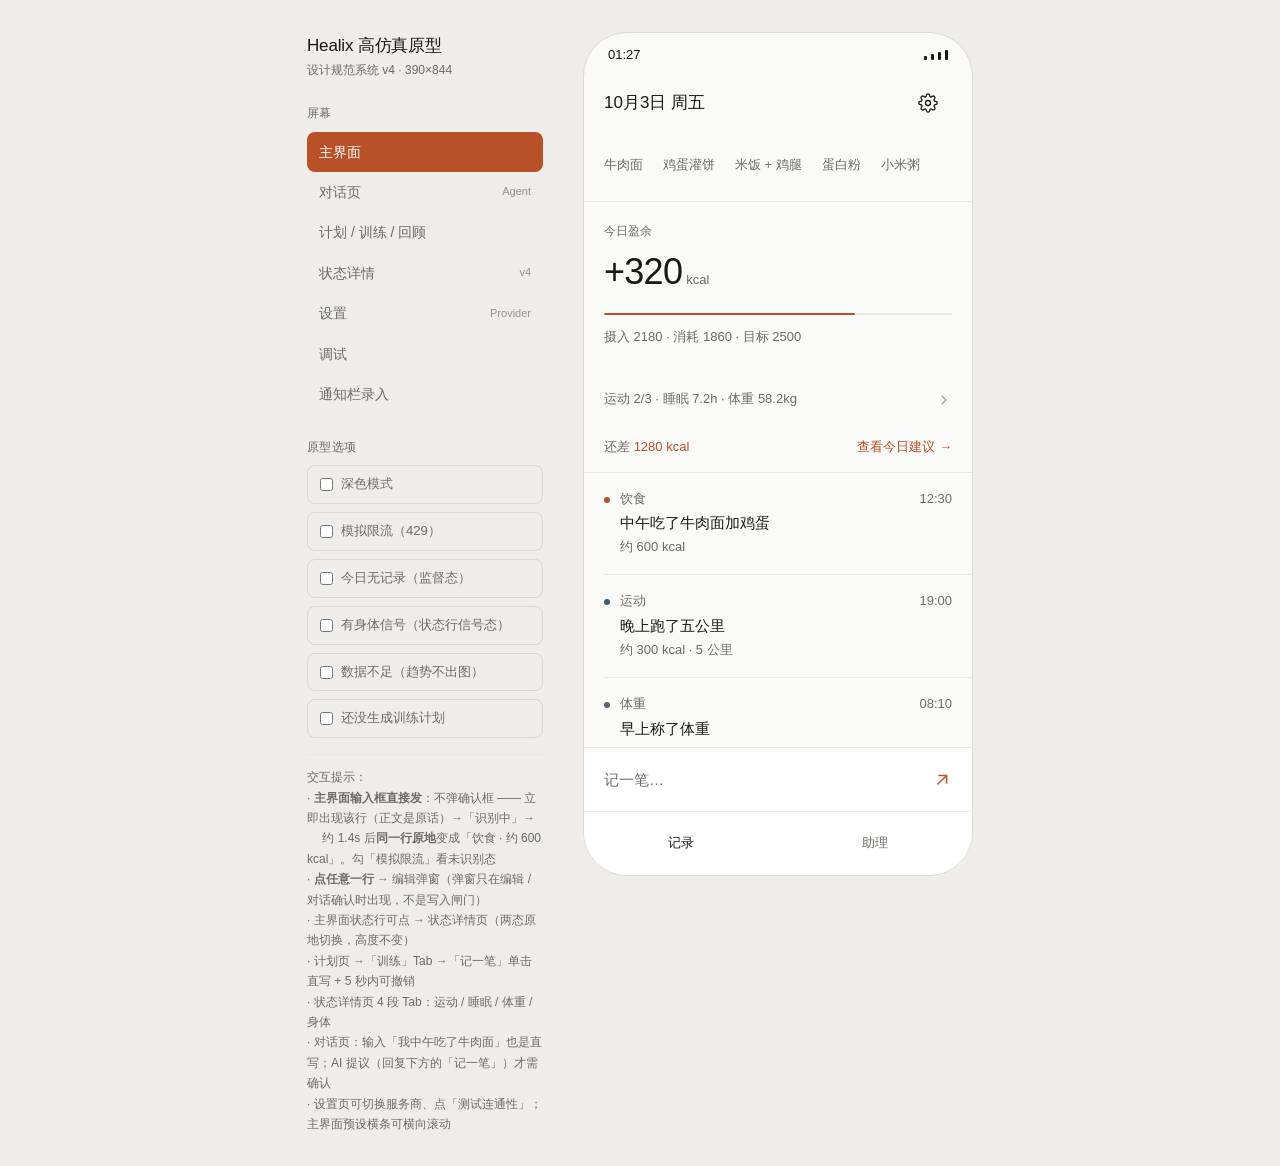
<file: prototype.html>
<!DOCTYPE html>
<html lang="zh-CN" data-theme="light">
<head>
<meta charset="UTF-8">
<meta name="viewport" content="width=device-width, initial-scale=1">
<title>Healix 高仿真原型 v4</title>
<style>
/* ============================================================
   Healix Design Tokens v4
   全 App 只有 1 个强调色 / 圆角只有 8dp / 无卡片无阴影
   v4 未新增任何颜色令牌 —— 新元素全部复用既有令牌
   ============================================================ */
:root{
  --bg:#FAFAF9; --surface:#FFFFFF; --text_1:#1A1918; --text_2:#6E6B66;
  --text_3:#9C9891; --line:#EAE8E4; --line_strong:#DAD7D2; --press:#F2F1EE;
  --accent:#B85028; --accent_press:#A3451F; --positive:#4A7C59; --negative:#A63D40;
  --dot_meal:#B85028; --dot_exercise:#3D5A6C; --dot_body:#6B5B7B;
  --dot_sleep:#4A5568; --dot_illness:#A63D40; --dot_other:#9C9891;
  --r:8px; --dur_fast:150ms; --dur_normal:240ms; --dur_slow:400ms;
  --ease:cubic-bezier(.4,0,.2,1);
  --shell_bg:#EFEDEA; --shell_line:#DDD9D4; --panel:#FFFFFF; --panel_text:#1A1918;
}
[data-theme="dark"]{
  --bg:#131211; --surface:#1C1B1A; --text_1:#F2F0ED; --text_2:#A09C95;
  --text_3:#6E6A64; --line:#2E2C2A; --line_strong:#3A3735; --press:#252321;
  --accent:#D4703F; --accent_press:#B85028; --positive:#6E9E7C; --negative:#C4565A;
  --dot_meal:#D4703F; --dot_exercise:#5C7C8F; --dot_body:#8B7C9A;
  --dot_sleep:#6C7683; --dot_illness:#C4565A; --dot_other:#6E6A64;
  --shell_bg:#0A0A09; --shell_line:#2E2C2A; --panel:#1C1B1A; --panel_text:#F2F0ED;
}

*{box-sizing:border-box;margin:0;padding:0;-webkit-tap-highlight-color:transparent}
body{
  font-family:-apple-system,"PingFang SC","HarmonyOS Sans SC","Noto Sans CJK SC","Microsoft YaHei",sans-serif;
  background:var(--shell_bg); color:var(--panel_text);
  display:flex; gap:40px; justify-content:center; padding:32px; min-height:100vh;
  font-size:14px; line-height:1.6;
}

/* ---------- 原型外壳（非产品 UI） ---------- */
.panel{width:236px;flex-shrink:0}
.panel h1{font-size:17px;font-weight:500;letter-spacing:-0.01em}
.panel .sub{font-size:12px;color:var(--text_2);margin-top:2px}
.panel .sec{font-size:12px;color:var(--text_2);margin:24px 0 8px;letter-spacing:.04em}
.navlist{list-style:none}
.navlist li{
  padding:9px 12px;border-radius:var(--r);cursor:pointer;font-size:14px;
  color:var(--text_2);transition:background var(--dur_fast) var(--ease);
  display:flex;justify-content:space-between;align-items:center;
}
.navlist li:hover{background:var(--press)}
.navlist li.on{background:var(--accent);color:#fff;font-weight:500}
.navlist li .tag{font-size:11px;opacity:.7}
[data-theme="dark"] .navlist li.on{color:#131211}
.toggle{
  display:flex;align-items:center;gap:8px;padding:8px 12px;cursor:pointer;
  font-size:13px;color:var(--text_2);border:1px solid var(--line_strong);
  border-radius:var(--r);margin-bottom:8px;
}
.toggle input{accent-color:var(--accent)}
.hint{font-size:12px;color:var(--text_2);line-height:1.7;margin-top:16px;
  border-top:1px solid var(--line);padding-top:12px}

/* ---------- 设备外壳 ---------- */
.device{
  width:390px;height:844px;flex-shrink:0;background:var(--bg);
  border:1px solid var(--shell_line);border-radius:44px;overflow:hidden;
  display:flex;flex-direction:column;position:relative;
}
.statusbar{
  height:44px;flex-shrink:0;display:flex;align-items:center;justify-content:space-between;
  padding:0 24px;font-size:13px;color:var(--text_1);font-weight:500;
}
.statusbar .dots{display:flex;gap:4px;align-items:flex-end;height:10px}
.statusbar .dots i{width:3px;background:var(--text_1);border-radius:1px;display:block}
.statusbar .dots i:nth-child(1){height:4px}
.statusbar .dots i:nth-child(2){height:6px}
.statusbar .dots i:nth-child(3){height:8px}
.statusbar .dots i:nth-child(4){height:10px}

.screen{flex:1;display:none;flex-direction:column;min-height:0}
.screen.on{display:flex}

/* ---------- 通用组件 ---------- */
.appbar{
  height:52px;flex-shrink:0;display:flex;align-items:center;justify-content:space-between;
  padding:0 20px;font-size:17px;font-weight:500;color:var(--text_1);
  position:relative; /* 居中标题的定位基准 */
}
.appbar .iconbtn{
  width:48px;height:48px;display:flex;align-items:center;justify-content:center;
  border:none;background:none;cursor:pointer;color:var(--text_1);margin-left:-14px;
}
.appbar .right{font-size:13px;font-weight:400;color:var(--text_2)}
.sep{height:1px;background:var(--line);flex-shrink:0}
.sep.indent{margin-left:20px}
.body{flex:1;overflow-y:auto;min-height:0}
.body::-webkit-scrollbar{width:0}
.p20{padding:0 20px}
.grouptitle{font-size:12px;color:var(--text_2);padding:20px 20px 8px}
.spinner{
  width:20px;height:20px;border:1.6px solid var(--line_strong);
  border-top-color:var(--accent);border-radius:50%;
  animation:spin .8s linear infinite;flex-shrink:0;
}
@keyframes spin{to{transform:rotate(360deg)}}

/* 按钮 */
.btn-primary{
  height:48px;border-radius:var(--r);background:var(--accent);color:#fff;
  border:none;font-size:13px;font-weight:500;cursor:pointer;font-family:inherit;
  padding:0 24px;transition:background var(--dur_fast) var(--ease);
}
[data-theme="dark"] .btn-primary{color:#131211}
.btn-primary:active{background:var(--accent_press)}
.btn-primary:disabled{background:var(--line_strong);color:var(--text_3);cursor:default}
.btn-text{
  border:none;background:none;color:var(--accent);font-size:13px;font-weight:500;
  cursor:pointer;font-family:inherit;padding:12px;min-height:48px;
}
.btn-text:active{color:var(--accent_press)}
.btn-text:disabled{cursor:default}

/* 输入区（常驻底部） */
.inputbar{
  height:64px;flex-shrink:0;background:var(--surface);border-top:1px solid var(--line);
  display:flex;align-items:center;padding:0 12px 0 20px;gap:8px;
}
.inputbar input{
  flex:1;border:none;outline:none;background:none;font-size:15px;font-family:inherit;
  color:var(--text_1);caret-color:var(--accent);min-width:0;
}
.inputbar input::placeholder{color:var(--text_2)}
.sendbtn{
  width:36px;height:36px;border:none;background:none;color:var(--accent);
  cursor:pointer;display:flex;align-items:center;justify-content:center;flex-shrink:0;
}
.sendbtn:active{color:var(--accent_press)}

/* 记录列表项 */
.item{padding:16px 20px 16px 20px;display:flex;gap:10px;cursor:pointer;
  transition:background var(--dur_fast) var(--ease)}
.item:active{background:var(--press)}
.item .bodycol{flex:1;min-width:0}
.item .dot{width:6px;height:6px;border-radius:3px;margin-top:8px;flex-shrink:0}
.item .meta{font-size:13px;color:var(--text_2);display:flex;justify-content:space-between;gap:8px}
.item .main{font-size:15px;color:var(--text_1);margin-top:2px;
  display:-webkit-box;-webkit-line-clamp:2;-webkit-box-orient:vertical;overflow:hidden}
.item .sum{font-size:13px;color:var(--text_2);margin-top:2px}
/* ★v4 记录级状态（规范 3.3）：与摘要同位置，不新增行、不改行高 */
.item .pending{font-size:13px;color:var(--text_3);margin-top:2px}          /* 识别中 */
.item .pending.retry{color:var(--text_2);text-decoration:underline;        /* 未识别：可点 */
  text-underline-offset:3px;text-decoration-thickness:1px}

/* 设置行 */
.row{
  height:56px;display:flex;align-items:center;justify-content:space-between;
  padding:0 20px;font-size:15px;color:var(--text_1);cursor:pointer;
  transition:background var(--dur_fast) var(--ease);
}
.row:active{background:var(--press)}
.row .val{font-size:15px;color:var(--text_2);display:flex;align-items:center;gap:6px}
.row input{
  border:none;outline:none;background:none;text-align:right;font-size:15px;
  font-family:inherit;color:var(--text_2);width:190px;
}
.row input:focus{color:var(--text_1)}
.row select{
  border:none;outline:none;background:none;font-size:15px;font-family:inherit;
  color:var(--text_2);text-align:right;cursor:pointer;appearance:none;
  padding-right:2px;
}
[data-theme="dark"] .row select option{background:var(--surface);color:var(--text_1)}

/* ---------- 主界面 ---------- */
.presetbar{display:flex;gap:20px;overflow-x:auto;padding:12px 20px;
  border-bottom:1px solid var(--line);flex-shrink:0}
.presetbar::-webkit-scrollbar{height:0}
.presetbar span{
  font-size:13px;color:var(--text_2);white-space:nowrap;cursor:pointer;
  padding:8px 0;min-height:48px;display:flex;align-items:center;
}
.presetbar span:active{color:var(--accent)}
.summary{padding:20px 20px 0}
.summary .label{font-size:12px;color:var(--text_2)}
.summary .num{font-size:36px;font-weight:400;color:var(--text_1);
  letter-spacing:-0.02em;margin:2px 0 12px}
.summary .num span{font-size:13px;color:var(--text_2);letter-spacing:0;margin-left:4px}
.progress{height:2px;border-radius:1px;background:var(--line);overflow:hidden;margin:12px 0}
.progress i{display:block;height:100%;background:var(--accent);border-radius:1px}
.summary .sub{font-size:13px;color:var(--text_2)}
.supervise{
  padding:0 20px;height:48px;display:flex;align-items:center;font-size:13px;
  color:var(--accent);cursor:pointer;
}
.planhint{
  padding:0 20px;height:48px;display:flex;align-items:center;justify-content:space-between;
  font-size:13px;color:var(--text_2);cursor:pointer;
}
.planhint b{color:var(--accent);font-weight:500}
.planhint em{font-style:normal;color:var(--accent)}

/* 底部主导航 */
.tabbar{
  height:64px;flex-shrink:0;border-top:1px solid var(--line);background:var(--surface);
  display:flex;
}
.tabbar div{
  flex:1;display:flex;align-items:center;justify-content:center;font-size:13px;
  color:var(--text_2);cursor:pointer;transition:color var(--dur_fast) var(--ease);
}
.tabbar div.on{color:var(--text_1);font-weight:500}

/* ---------- 对话页 ---------- */
.chat{flex:1;overflow-y:auto;padding:8px 0 0;min-height:0}
.chat::-webkit-scrollbar{width:0}
.msg{padding:0 20px;max-width:100%;animation:enter var(--dur_slow) var(--ease)}
@keyframes enter{from{opacity:0;transform:translateY(8px)}to{opacity:1;transform:none}}
.msg.user{margin-top:20px}
.msg.user .text{
  font-size:15px;color:var(--text_1);line-height:24px;text-align:right;
  margin-left:20%;word-break:break-word;white-space:pre-line;
}
.msg.assistant{margin-top:8px}
.msg.assistant .text{font-size:15px;color:var(--text_1);line-height:24px;
  word-break:break-word;white-space:pre-line}
.msg .time{font-size:13px;color:var(--text_3);margin-top:8px}
.msg.user .time{text-align:right}
.msg.gap{margin-top:20px}
.toolline{
  margin:8px 20px 0;padding-left:12px;border-left:2px solid var(--accent);
  font-size:13px;color:var(--text_2);line-height:20px;
}
.toolline.pending{border-left-color:transparent;padding-left:14px;color:var(--text_2);
  display:flex;align-items:center;gap:8px}
.toolline.pending .spinner{width:14px;height:14px;border-width:1.4px}
.disclaimer{font-size:12px;color:var(--text_3);padding:20px;text-align:center}
.quick{margin-top:20px;border-top:1px solid var(--line)}
.quick div{
  height:48px;display:flex;align-items:center;padding:0 20px;font-size:15px;
  color:var(--text_2);cursor:pointer;transition:background var(--dur_fast) var(--ease);
}
.quick div:active{background:var(--press)}
.quick div+div{border-top:1px solid var(--line)}
.thinking{display:flex;align-items:center;gap:8px;padding:0 20px;
  font-size:13px;color:var(--text_2);margin-top:12px}

/* ---------- 计划/复盘 ---------- */
.tabs{display:flex;gap:24px;padding:0 20px;border-bottom:1px solid var(--line);flex-shrink:0}
.tabs div{
  padding:12px 0;font-size:13px;color:var(--text_2);cursor:pointer;position:relative;
}
.tabs div.on{color:var(--text_1);font-weight:500}
.tabs div.on::after{
  content:"";position:absolute;left:0;right:0;bottom:0;height:2px;
  background:var(--accent);border-radius:1px;
}
.gapline{display:flex;align-items:center;justify-content:space-between;padding:20px}
.gapline .n{font-size:24px;color:var(--text_1);letter-spacing:-0.02em}
.planitem{padding:16px 20px}
.planitem .t{font-size:13px;color:var(--text_2)}
.planitem .h{font-size:15px;color:var(--text_1);margin-top:4px}
.planitem .d{font-size:13px;color:var(--text_2);margin-top:2px}
.planitem .a{margin-top:8px;margin-left:-12px}
.stats3{display:flex;padding:20px;gap:0}
.stats3 div{flex:1}
.stats3 .n{font-size:24px;color:var(--text_1);letter-spacing:-0.02em}
.stats3 .l{font-size:13px;color:var(--text_2);margin-top:4px}

/* ---------- 调试页 ---------- */
.dbghead{padding:20px;font-size:13px;color:var(--text_2);
  border-bottom:1px solid var(--line)}
.dbgrow{display:flex;gap:12px;padding:14px 20px;font-size:13px;
  border-bottom:1px solid var(--line);align-items:baseline}
.dbgrow .t{color:var(--text_3);width:44px;font-variant-numeric:tabular-nums}
.dbgrow .p{color:var(--text_1);width:44px}
.dbgrow .s{width:44px}
.dbgrow .s.ok{color:var(--text_2)}
.dbgrow .s.bad{color:var(--negative)}
.dbgrow .l{color:var(--text_2);width:48px;text-align:right;
  font-variant-numeric:tabular-nums}
.dbgrow .n{color:var(--text_2);flex:1}

/* ---------- 底部弹窗 ---------- */
.scrim{
  position:absolute;inset:0;background:rgba(0,0,0,.32);z-index:20;
  display:none;align-items:flex-end;
}
.scrim.on{display:flex}
.sheet{
  width:100%;background:var(--surface);border-radius:var(--r) var(--r) 0 0;
  padding:0 20px 20px;animation:up var(--dur_normal) var(--ease);
}
@keyframes up{from{transform:translateY(100%)}to{transform:none}}
.sheet .handle{width:36px;height:3px;background:var(--line_strong);
  border-radius:2px;margin:8px auto 12px}
.sheet h3{font-size:17px;font-weight:500;color:var(--text_1);margin-bottom:4px}
.sheet .from{font-size:12px;color:var(--text_3);margin-bottom:12px}
.field{height:52px;display:flex;align-items:center;justify-content:space-between;
  border-bottom:1px solid var(--line)}
.field label{font-size:13px;color:var(--text_2)}
.field span{font-size:15px;color:var(--text_1)}
.field input{
  border:none;outline:none;background:none;text-align:right;font-size:15px;
  font-family:inherit;color:var(--text_1);width:180px;
}
.sheet .actions{display:flex;justify-content:flex-end;align-items:center;gap:8px;margin-top:20px}

/* ---------- 通知栏预览 ---------- */
.notify{
  margin:8px 12px;background:var(--surface);border-radius:var(--r);
  padding:12px 16px;border:1px solid var(--line);
}
.notify .t{font-size:13px;color:var(--text_2);display:flex;justify-content:space-between}
.notify .c{font-size:15px;color:var(--text_1);margin-top:2px}
.notify .fake{display:flex;gap:8px;margin-top:10px;align-items:center}
.notify .fake input{
  flex:1;border:1px solid var(--line_strong);border-radius:var(--r);height:40px;
  padding:0 12px;font-size:15px;font-family:inherit;background:var(--bg);
  color:var(--text_1);outline:none;
}
.notify .fake button{
  height:40px;padding:0 16px;border:none;border-radius:var(--r);
  background:var(--accent);color:#fff;font-size:13px;font-weight:500;cursor:pointer;
  font-family:inherit;
}
[data-theme="dark"] .notify .fake button{color:#131211}
.notify.done .c{font-size:13px;color:var(--text_2)}
.notify.done .fake{display:none}
.notify .undo{margin-top:8px;font-size:13px;color:var(--accent);cursor:pointer;display:none}
.notify.done .undo{display:block}

/* ============================================================
   v4 新增（规范 第九章）
   全部复用 v3 令牌，不新增颜色 / 字体级别 / 字重
   ============================================================ */

/* ---------- 9.2 多维状态行（两态互斥，恒定 48px） ---------- */
.statusrow{
  height:48px;flex-shrink:0;display:flex;align-items:center;justify-content:space-between;
  padding:0 20px;font-size:13px;color:var(--text_2);cursor:pointer;
  transition:background var(--dur_fast) var(--ease),color var(--dur_normal) var(--ease);
}
.statusrow:active{background:var(--press)}
.statusrow>span{
  min-width:0;overflow:hidden;text-overflow:ellipsis;white-space:nowrap;
}
.statusrow .cv{flex-shrink:0;margin-left:12px;color:var(--text_3);
  transition:color var(--dur_normal) var(--ease)}
/* 信号态：整行原地变 accent，高度不变 —— 不新增行、页面不跳动 */
.statusrow.sig{color:var(--accent)}
.statusrow.sig .cv{color:var(--accent)}

/* ---------- 9.6 内联撤销条 ---------- */
.undobar{
  height:48px;flex-shrink:0;display:flex;align-items:center;justify-content:space-between;
  padding:0 20px;font-size:13px;color:var(--text_2);
}
.undobar .undo{color:var(--accent);font-weight:500;cursor:pointer;padding:12px 0 12px 12px}
.undobar .undo:active{color:var(--accent_press)}

/* ---------- 9.5 训练日行 ---------- */
.tday{padding:12px 20px;min-height:76px;display:flex;position:relative}
.tday .marker{
  position:absolute;left:0;top:16px;width:2px;height:16px;background:var(--accent);
  border-radius:1px;display:none;
}
.tday.today .marker{display:block}
.tday .dow{width:44px;flex-shrink:0;font-size:13px;color:var(--text_2);padding-top:1px}
.tday .col{flex:1;min-width:0}
.tday .h{font-size:15px;color:var(--text_1)}
.tday .items{font-size:13px;color:var(--text_2);margin-top:2px}
.tday .act{margin-top:6px;margin-left:-12px}
.tday.rest{min-height:48px;align-items:center;padding-top:0;padding-bottom:0}
.tday.rest .h{font-size:13px;color:var(--text_2)}

/* ---------- 9.4 状态详情页：4 段文字 Tab（复用计划页 Tab 样式） ---------- */
.seg{
  display:flex;gap:24px;padding:0 20px;border-bottom:1px solid var(--line);
  flex-shrink:0;overflow-x:auto;
}
.seg::-webkit-scrollbar{height:0}
.seg div{
  padding:12px 0;font-size:13px;color:var(--text_2);cursor:pointer;position:relative;
  white-space:nowrap;
}
.seg div.on{color:var(--text_1);font-weight:500}
.seg div.on::after{
  content:"";position:absolute;left:0;right:0;bottom:0;height:2px;
  background:var(--accent);border-radius:1px;
}

/* ---------- 9.3 趋势折线 ---------- */
.chart{padding:0 20px}
.chart .range{font-size:13px;color:var(--text_2)}
.chart .plot{position:relative;height:80px;margin-top:4px;
  border-bottom:1px solid var(--line)}
.chart .plot svg{display:block}
/* 窗口标注放在基线下方右对齐 —— 压在绘图区里会与折线右端重叠 */
.chart .win{display:block;text-align:right;font-size:13px;color:var(--text_3);
  margin-top:6px}
/* 数据点 < 3 时不画线（规范 9.3，依据反伪相关原则 R6） */
.chart .nodata{height:80px;display:flex;align-items:center;justify-content:center;
  font-size:13px;color:var(--text_2);border-bottom:1px solid var(--line)}

/* ---------- 状态详情页：汇总文字 / 信号全文 / 病程 / 链接行 ---------- */
.sumline{padding:20px;font-size:15px;color:var(--text_1);line-height:24px}
.sigfull{padding:0 20px 20px;font-size:13px;color:var(--text_1);line-height:20px}
.tlrow{
  display:flex;gap:12px;padding:12px 20px;align-items:baseline;
  border-bottom:1px solid var(--line);
}
.tlrow .n{width:20px;font-size:13px;color:var(--text_3);
  font-variant-numeric:tabular-nums;flex-shrink:0}
.tlrow .dt{width:48px;font-size:13px;color:var(--text_2);
  font-variant-numeric:tabular-nums;flex-shrink:0}
.tlrow .tx{flex:1;font-size:15px;color:var(--text_1)}
.linkrow{
  height:48px;display:flex;align-items:center;padding:0 20px;
  font-size:13px;color:var(--accent);font-weight:500;cursor:pointer;
}
.linkrow:active{color:var(--accent_press)}
.centerhint{
  padding:60px 20px;text-align:center;font-size:13px;color:var(--text_2);
}
</style>
</head>
<body>

<!-- 原型外壳：左侧控制区（不属于产品 UI） -->
<div class="panel">
  <h1>Healix 高仿真原型</h1>
  <div class="sub">设计规范系统 v4 · 390×844</div>

  <div class="sec">屏幕</div>
  <ul class="navlist" id="nav">
    <li class="on" data-s="home">主界面</li>
    <li data-s="chat">对话页 <span class="tag">Agent</span></li>
    <li data-s="plan">计划 / 训练 / 回顾</li>
    <li data-s="status">状态详情 <span class="tag">v4</span></li>
    <li data-s="settings">设置 <span class="tag">Provider</span></li>
    <li data-s="debug">调试</li>
    <li data-s="notify">通知栏录入</li>
  </ul>

  <div class="sec">原型选项</div>
  <label class="toggle"><input type="checkbox" id="optDark"> 深色模式</label>
  <label class="toggle"><input type="checkbox" id="optLimit"> 模拟限流（429）</label>
  <label class="toggle"><input type="checkbox" id="optEmpty"> 今日无记录（监督态）</label>
  <label class="toggle"><input type="checkbox" id="optSignal"> 有身体信号（状态行信号态）</label>
  <label class="toggle"><input type="checkbox" id="optNoData"> 数据不足（趋势不出图）</label>
  <label class="toggle"><input type="checkbox" id="optNoPlan"> 还没生成训练计划</label>

  <div class="hint">
    交互提示：<br>
    · <b>主界面输入框直接发</b>：不弹确认框 —— 立即出现该行（正文是原话）→「识别中」→<br>
    　 约 1.4s 后<b>同一行原地</b>变成「饮食 · 约 600 kcal」。勾「模拟限流」看未识别态<br>
    · <b>点任意一行</b> → 编辑弹窗（弹窗只在编辑 / 对话确认时出现，不是写入闸门）<br>
    · 主界面状态行可点 → 状态详情页（两态原地切换，高度不变）<br>
    · 计划页 →「训练」Tab →「记一笔」单击直写 + 5 秒内可撤销<br>
    · 状态详情页 4 段 Tab：运动 / 睡眠 / 体重 / 身体<br>
    · 对话页：输入「我中午吃了牛肉面」也是直写；AI 提议（回复下方的「记一笔」）才需确认<br>
    · 设置页可切换服务商、点「测试连通性」；主界面预设横条可横向滚动
  </div>
</div>

<!-- 设备 -->
<div class="device">
  <div class="statusbar">
    <span id="clock">15:04</span>
    <span class="dots"><i></i><i></i><i></i><i></i></span>
  </div>

  <!-- ============ 主界面 ============ -->
  <div class="screen on" id="s-home">
    <div class="appbar"><span>10月3日 周五</span>
      <button class="iconbtn" onclick="go('settings')" aria-label="设置">
        <svg width="20" height="20" viewBox="0 0 24 24" fill="none" stroke="currentColor" stroke-width="1.6"><circle cx="12" cy="12" r="3"/><path d="M19.4 15a1.65 1.65 0 0 0 .33 1.82l.06.06a2 2 0 1 1-2.83 2.83l-.06-.06a1.65 1.65 0 0 0-1.82-.33 1.65 1.65 0 0 0-1 1.51V21a2 2 0 1 1-4 0v-.09A1.65 1.65 0 0 0 9 19.4a1.65 1.65 0 0 0-1.82.33l-.06.06a2 2 0 1 1-2.83-2.83l.06-.06a1.65 1.65 0 0 0 .33-1.82 1.65 1.65 0 0 0-1.51-1H3a2 2 0 1 1 0-4h.09A1.65 1.65 0 0 0 4.6 9a1.65 1.65 0 0 0-.33-1.82l-.06-.06a2 2 0 1 1 2.83-2.83l.06.06A1.65 1.65 0 0 0 9 4.6a1.65 1.65 0 0 0 1-1.51V3a2 2 0 1 1 4 0v.09a1.65 1.65 0 0 0 1 1.51 1.65 1.65 0 0 0 1.82-.33l.06-.06a2 2 0 1 1 2.83 2.83l-.06.06A1.65 1.65 0 0 0 19.4 9v0a1.65 1.65 0 0 0 1.51 1H21a2 2 0 1 1 0 4h-.09a1.65 1.65 0 0 0-1.51 1z"/></svg>
      </button>
    </div>
    <div class="presetbar">
      <span onclick="toastHome(this)">牛肉面</span><span onclick="toastHome(this)">鸡蛋灌饼</span>
      <span onclick="toastHome(this)">米饭 + 鸡腿</span><span onclick="toastHome(this)">蛋白粉</span>
      <span onclick="toastHome(this)">小米粥</span>
    </div>
    <div class="body">
      <div class="summary">
        <div class="label">今日盈余</div>
        <div class="num" id="surplus">+320<span>kcal</span></div>
        <div class="progress"><i style="width:72%"></i></div>
        <div class="sub">摄入 2180 · 消耗 1860 · 目标 2500</div>
      </div>
      <div style="height:28px"></div>
      <!-- ★v4 多维状态行：两态互斥，恒定 48px（规范 9.2） -->
      <div class="statusrow" id="statusRow" onclick="openStatusFrom()">
        <span id="statusText">运动 2/3 · 睡眠 7.2h · 体重 58.2kg</span>
        <svg class="cv" width="16" height="16" viewBox="0 0 24 24" fill="none"
             stroke="currentColor" stroke-width="1.6"><path d="M9 6l6 6-6 6"/></svg>
      </div>
      <div class="supervise" id="supervise" style="display:none">今天还没有记录 · 去记一笔</div>
      <div class="sep" id="superviseSep" style="display:none"></div>
      <div class="planhint" onclick="go('plan')">
        <span>还差 <b>1280 kcal</b></span><em>查看今日建议 →</em>
      </div>
      <div class="sep"></div>
      <div id="homelist"></div>
    </div>
    <div class="inputbar">
      <input id="homeInput" placeholder="记一笔…">
      <button class="sendbtn" onclick="sendFromHome()" aria-label="发送">
        <svg width="22" height="22" viewBox="0 0 24 24" fill="none" stroke="currentColor" stroke-width="1.6"><path d="M7 17L17 7"/><path d="M8 7h9v9"/></svg>
      </button>
    </div>
    <div class="tabbar">
      <div class="on" onclick="go('home')">记录</div>
      <div onclick="go('chat')">助理</div>
    </div>
  </div>

  <!-- ============ 对话页 ============ -->
  <div class="screen" id="s-chat">
    <div class="appbar">
      <button class="iconbtn" onclick="go('home')" aria-label="返回">
        <svg width="20" height="20" viewBox="0 0 24 24" fill="none" stroke="currentColor" stroke-width="1.6"><path d="M15 18l-6-6 6-6"/></svg>
      </button>
      <span style="position:absolute;left:50%;transform:translateX(-50%)">助理</span>
      <span class="right">今天</span>
    </div>
    <div class="body chat" id="chatBody">
      <div id="quick" class="quick">
        <div onclick="ask('今天达标了吗')">今天达标了吗</div>
        <div onclick="ask('推荐晚餐')">推荐晚餐</div>
        <div onclick="ask('本周复盘')">本周复盘</div>
      </div>
    </div>
    <div class="inputbar">
      <input id="chatInput" placeholder="问问助理…">
      <button class="sendbtn" id="chatSend" onclick="sendChat()" aria-label="发送">
        <svg width="22" height="22" viewBox="0 0 24 24" fill="none" stroke="currentColor" stroke-width="1.6"><path d="M7 17L17 7"/><path d="M8 7h9v9"/></svg>
      </button>
    </div>
  </div>

  <!-- ============ 计划 / 训练 / 回顾 ============ -->
  <div class="screen" id="s-plan">
    <div class="appbar">
      <button class="iconbtn" onclick="go('home')" aria-label="返回">
        <svg width="20" height="20" viewBox="0 0 24 24" fill="none" stroke="currentColor" stroke-width="1.6"><path d="M15 18l-6-6 6-6"/></svg>
      </button>
      <span style="position:absolute;left:50%;transform:translateX(-50%)">今日</span>
      <button class="btn-text" onclick="regenerate()">刷新</button>
    </div>
    <!-- ★v4：三段文字 Tab（规范 4.3，宽度实测 166/390dp，不拥挤） -->
    <div class="tabs" id="planTabs">
      <div class="on" data-t="plan">计划</div>
      <div data-t="training">训练</div>
      <div data-t="review">回顾</div>
    </div>
    <!-- ★v4：内联撤销条（规范 9.6）—— 训练「记一笔」单击直写后的反馈 -->
    <div class="undobar" id="undoBar" style="display:none">
      <span id="undoText"></span>
      <span class="undo" onclick="undoTraining()">撤销</span>
    </div>
    <div class="body" id="planBody"></div>
  </div>

  <!-- ============ 状态详情 ★v4 ============ -->
  <div class="screen" id="s-status">
    <div class="appbar">
      <button class="iconbtn" onclick="go('home')" aria-label="返回">
        <svg width="20" height="20" viewBox="0 0 24 24" fill="none" stroke="currentColor" stroke-width="1.6"><path d="M15 18l-6-6 6-6"/></svg>
      </button>
      <span style="position:absolute;left:50%;transform:translateX(-50%)">状态</span>
      <span class="right"></span>
    </div>
    <!--
      4 段文字 Tab（规范 9.4）：样式完全复用计划页 Tab。
      宽度实测 4×26 + 3×24 + 2×20 = 216dp / 390dp = 55%，不拥挤。
    -->
    <div class="seg" id="statusSeg">
      <div class="on" data-s2="training">运动</div>
      <div data-s2="sleep">睡眠</div>
      <div data-s2="weight">体重</div>
      <div data-s2="body">身体</div>
    </div>
    <div class="body" id="statusBody"></div>
  </div>

  <!-- ============ 设置 ============ -->
  <div class="screen" id="s-settings">
    <div class="appbar">
      <button class="iconbtn" onclick="go('home')" aria-label="返回">
        <svg width="20" height="20" viewBox="0 0 24 24" fill="none" stroke="currentColor" stroke-width="1.6"><path d="M15 18l-6-6 6-6"/></svg>
      </button>
      <span style="position:absolute;left:50%;transform:translateX(-50%)">设置</span>
      <span class="right"></span>
    </div>
    <div class="body">
      <div class="grouptitle">模型服务</div>
      <div class="row"><span>服务商</span><span class="val">
        <select id="provider" onchange="applyProvider()">
          <option value="zhipu">智谱 GLM</option>
          <option value="deepseek">DeepSeek</option>
          <option value="openrouter">OpenRouter</option>
          <option value="custom">自定义</option>
        </select></span></div>
      <div class="row"><span>接口地址</span><span class="val"><input id="baseUrl" value="https://open.bigmodel.cn/api/paas/v4"></span></div>
      <div class="row"><span>模型名</span><span class="val"><input id="modelName" value="glm-4.7-flash"></span></div>
      <div class="row"><span>API Key</span><span class="val"><input id="apiKey" type="password" value="••••••••••••"></span></div>
      <div class="sep"></div>
      <div style="padding:16px 20px 0">
        <button class="btn-primary" style="width:100%" onclick="testConn()">测试连通性</button>
        <div id="connResult" style="font-size:13px;color:var(--text_2);margin-top:8px;min-height:20px"></div>
      </div>

      <div class="grouptitle">调用限制</div>
      <div class="row"><span>每日调用上限</span><span class="val"><input value="20 次" style="width:90px"></span></div>
      <div class="row"><span>每日对话上限</span><span class="val"><input value="15 次" style="width:90px"></span></div>
      <div class="row"><span>重试次数</span><span class="val"><input value="5 次" style="width:90px"></span></div>
      <div class="row"><span>退避初始间隔</span><span class="val"><input value="1.5 秒" style="width:90px"></span></div>

      <!-- ★v4：「体重」已从「个人」移出 —— 它是记录数据不是基础信息，见规范 9.7 -->
      <div class="grouptitle">个人</div>
      <div class="row"><span>身高 / 年龄 / 活动系数</span><span class="val">178cm · 21 · 轻度 ›</span></div>
      <div class="row"><span>日界线</span><span class="val">4:00 ›</span></div>

      <div class="grouptitle">目标　<span style="color:var(--text_3)">v4</span></div>
      <div class="row"><span>主目标</span><span class="val">增重 ›</span></div>
      <div class="row"><span>体重目标</span><span class="val">62.0 kg ›</span></div>
      <div class="row"><span>每周训练</span><span class="val">3 次 / 150 分钟 ›</span></div>
      <div class="row"><span>睡眠目标</span><span class="val">7.5 小时 ›</span></div>
      <div class="row"><span>饮水目标</span><span class="val">1700 ml ›</span></div>

      <div class="grouptitle">提醒　<span style="color:var(--text_3)">v4</span></div>
      <div class="row"><span>体检</span><span class="val">下次 2027-03-15 ›</span></div>
      <div class="row"><span>洗牙</span><span class="val">下次 2026-11-02 ›</span></div>
      <div class="row"><span>配镜</span><span class="val">下次 2027-06-20 ›</span></div>
      <div class="row"><span>添加提醒</span><span class="val">›</span></div>

      <!--
        隐私（P3，先定义好）：开关用设置行右侧的值文字承载状态，不引入 Switch 组件。
        理由：全 App 无底色容器，Switch 的彩色轨道会成为唯一的「彩色面」。
      -->
      <div class="grouptitle">隐私　<span style="color:var(--text_3)">v4 · P3</span></div>
      <div class="row" onclick="toggleHide(this)"><span>隐藏热量数字</span><span class="val">显示 ›</span></div>
      <div class="row" onclick="toggleHide(this)"><span>隐藏体重数字</span><span class="val">显示 ›</span></div>

      <div class="grouptitle">数据</div>
      <div class="row"><span>导出备份</span><span class="val">JSON ›</span></div>

      <div class="grouptitle">调试</div>
      <div class="row" onclick="go('debug')"><span>今日调用</span><span class="val">7 次 · 失败 1 ›</span></div>
      <div class="row" onclick="go('debug')"><span>最近调用记录</span><span class="val">›</span></div>
      <div style="height:28px"></div>
    </div>
  </div>

  <!-- ============ 调试 ============ -->
  <div class="screen" id="s-debug">
    <div class="appbar">
      <button class="iconbtn" onclick="go('settings')" aria-label="返回">
        <svg width="20" height="20" viewBox="0 0 24 24" fill="none" stroke="currentColor" stroke-width="1.6"><path d="M15 18l-6-6 6-6"/></svg>
      </button>
      <span style="position:absolute;left:50%;transform:translateX(-50%)">调试</span>
      <span class="right"></span>
    </div>
    <div class="dbghead">今日 7 次 · 失败 1 · P95 1.8s</div>
    <div class="body">
      <div class="dbgrow"><span class="t">15:06</span><span class="p">抽取</span><span class="s ok">ok</span><span class="l">1.2s</span><span class="n">重试 3 次</span></div>
      <div class="dbgrow"><span class="t">15:04</span><span class="p">对话</span><span class="s ok">ok</span><span class="l">3.1s</span><span class="n">2 次工具调用</span></div>
      <div class="dbgrow"><span class="t">14:58</span><span class="p">计划</span><span class="s bad">429</span><span class="l">4.4s</span><span class="n">已降级为本地估算</span></div>
      <div class="dbgrow"><span class="t">14:30</span><span class="p">抽取</span><span class="s ok">ok</span><span class="l">1.4s</span><span class="n">—</span></div>
      <div class="dbgrow"><span class="t">13:12</span><span class="p">抽取</span><span class="s ok">ok</span><span class="l">0.9s</span><span class="n">—</span></div>
      <div class="dbgrow"><span class="t">12:40</span><span class="p">抽取</span><span class="s ok">ok</span><span class="l">1.1s</span><span class="n">—</span></div>
      <div class="dbgrow"><span class="t">12:05</span><span class="p">抽取</span><span class="s ok">ok</span><span class="l">1.6s</span><span class="n">重试 1 次</span></div>
    </div>
  </div>

  <!-- ============ 通知栏录入 ============ -->
  <div class="screen" id="s-notify">
    <div class="appbar">
      <button class="iconbtn" onclick="go('home')" aria-label="返回">
        <svg width="20" height="20" viewBox="0 0 24 24" fill="none" stroke="currentColor" stroke-width="1.6"><path d="M15 18l-6-6 6-6"/></svg>
      </button>
      <span style="position:absolute;left:50%;transform:translateX(-50%)">通知栏</span>
      <span class="right"></span>
    </div>
    <div class="body" style="padding-top:8px">
      <div class="notify" id="notif1">
        <div class="t"><span>Healix</span><span>刚刚</span></div>
        <div class="c">今天还没记录 · 点此记录</div>
        <div class="fake">
          <input placeholder="输入…" id="notifInput">
          <button onclick="notifSend()">发送</button>
        </div>
        <div class="undo" onclick="notifReset()">撤销</div>
      </div>
      <div class="notify" id="notif2">
        <div class="t"><span>Healix</span><span>12:30</span></div>
        <div class="c">已记录 饮食 · 约 600 kcal</div>
      </div>
      <div style="padding:20px;font-size:13px;color:var(--text_2);line-height:1.8">
        常驻通知保持系统默认样式，不自定义配色。<br>
        今日无记录且已过 20:00 时，副标题切换为提醒文案。<br>
        发送后 5 秒内可撤销（幂等键防重复投递）。
      </div>
    </div>
  </div>

  <!-- 确认弹窗 -->
  <div class="scrim" id="scrim" onclick="if(event.target===this)closeSheet()">
    <div class="sheet">
      <div class="handle"></div>
      <h3 id="sheetTitle">编辑记录</h3>
      <div class="from" id="sheetFrom">来自对话</div>
      <div class="field"><label>类型</label><span id="fType">饮食</span></div>
      <div class="field"><label>内容</label><input id="fFoods" value="牛肉炒饭"></div>
      <div class="field"><label>热量</label><input id="fKcal" value="650"></div>
      <div class="actions">
        <button class="btn-text" onclick="closeSheet()">取消</button>
        <button class="btn-primary" onclick="confirmSheet()">确认</button>
      </div>
    </div>
  </div>
</div>

<script>
(function(){
  "use strict";

  var $ = function(id){ return document.getElementById(id); };
  var SCREENS = ["home","chat","plan","status","settings","debug","notify"];

  // ---------- 屏幕切换 ----------
  window.go = function(name){
    SCREENS.forEach(function(s){
      var el = $("s-" + s);
      if (el) el.classList.toggle("on", s === name);
    });
    Array.prototype.forEach.call($("nav").children, function(li){
      li.classList.toggle("on", li.getAttribute("data-s") === name);
    });
    if (window.__navSync) syncTabs(name);
  };

  function syncTabs(name){
    var bar = document.querySelector("#s-home .tabbar");
    if (!bar) return;
    bar.children[0].classList.toggle("on", name === "home");
    bar.children[1].classList.toggle("on", name === "chat");
  }
  window.__navSync = true;

  // ---------- 主界面数据 ----------
  var EVENTS = [
    {cid:"e1", status:"done", type:"meal", label:"饮食", dot:"var(--dot_meal)", time:"12:30",
     main:"中午吃了牛肉面加鸡蛋", sum:"约 600 kcal", kcal:"600"},
    {cid:"e2", status:"done", type:"exercise", label:"运动", dot:"var(--dot_exercise)", time:"19:00",
     main:"晚上跑了五公里", sum:"约 300 kcal · 5 公里", kcal:"300"},
    {cid:"e3", status:"done", type:"body", label:"体重", dot:"var(--dot_body)", time:"08:10",
     main:"早上称了体重", sum:"58.2 kg", kcal:""}
  ];

  function esc(s){
    return String(s).replace(/[&<>"']/g, function(c){
      return {"&":"&amp;","<":"&lt;",">":"&gt;",'"':"&quot;","'":"&#39;"}[c];
    });
  }

  /* ============================================================
     ★v4 记录写入路径（PRD 第十五章）：直接发送 → 先落库 → AI 后台识别
     不弹类型确认。识别中/未识别的规格见设计规范 3.3。
     ============================================================ */
  var cidSeq = 0;
  function newCid(){ cidSeq++; return "c" + Date.now() + "_" + cidSeq; }

  function findEvent(cid){
    for (var i = 0; i < EVENTS.length; i++){ if (EVENTS[i].cid === cid) return EVENTS[i]; }
    return null;
  }

  // 点行 = 编辑已有记录（不是写入闸门）。识别中 / 未识别都可以点进来补。
  window.editRow = function(cid){
    var e = findEvent(cid);
    if (!e) return;
    openSheet("编辑记录", e.label, e.main, e.kcal || "0", { mode: "edit", cid: cid });
  };

  /** 直写：0ms 落 pending 行，AI 返回后原地填充同一行 */
  function directLog(rawText){
    var cid = newCid();
    EVENTS.unshift({
      cid: cid, status: "pending", type: "other", label: "其他",
      dot: "var(--dot_other)", time: now(), main: rawText, sum: "", kcal: "",
    });
    $("optEmpty").checked = false;
    renderHome();

    setTimeout(function(){
      var e = findEvent(cid);
      if (!e) return;
      if ($("optLimit").checked){
        // ★ 失败 ≠ 错误：原文还在、日界线已算对，只是没算完 → 中性色 text_2（规范 3.10）
        e.status = "failed";
      } else {
        e.status = "done";
        e.type = "meal"; e.label = "饮食"; e.dot = "var(--dot_meal)";
        e.kcal = "600"; e.sum = "约 600 kcal";
      }
      renderHome();
    }, 1400);
  }

  // 记录级状态渲染：与摘要同位置，不新增行
  function rowStatusHtml(e){
    if (e.status === "pending") return '<div class="pending">识别中</div>';
    if (e.status === "failed")  return '<div class="pending retry">未识别 · 点此补充</div>';
    return e.sum ? '<div class="sum">' + esc(e.sum) + '</div>' : '';
  }

  function renderHome(){
    var box = $("homelist");
    var empty = $("optEmpty").checked;
    box.innerHTML = EVENTS.filter(function(){ return !empty; }).map(function(e){
      return '<div class="item" onclick="editRow(\'' + e.cid + '\')">' +
        '<span class="dot" style="background:' + e.dot + '"></span>' +
        '<div class="bodycol"><div class="meta"><span>' + esc(e.label) + '</span><span>' +
        esc(e.time) + '</span></div><div class="main">' + esc(e.main) +
        '</div>' + rowStatusHtml(e) + '</div></div>' +
        '<div class="sep indent"></div>';
    }).join("");
    $("supervise").style.display = empty ? "flex" : "none";
    $("superviseSep").style.display = empty ? "block" : "none";
    $("surplus").innerHTML = empty ? '+0<span>kcal</span>' : '+320<span>kcal</span>';
  }

  // 预设横条：点一下 = 一条记录，同样直写（与速记框行为一致）
  window.toastHome = function(el){
    var old = el.style.color;
    el.style.color = "var(--accent)";
    setTimeout(function(){ el.style.color = old; }, 400);
    directLog(el.textContent);
  };

  // ---------- 对话 ----------
  var chatBusy = false;
  var pendingMsg = null;

  function now(){
    var d = new Date();
    return ("0" + d.getHours()).slice(-2) + ":" + ("0" + d.getMinutes()).slice(-2);
  }

  function addAssistant(text, withTime){
    var body = $("chatBody");
    var d = document.createElement("div");
    d.className = "msg assistant";
    d.innerHTML = '<div class="text">' + esc(text) + '</div>' +
      (withTime ? '<div class="time">' + now() + '</div>' : '');
    body.appendChild(d);
    scrollChat();
    return d;
  }

  function addUser(text){
    var body = $("chatBody");
    var d = document.createElement("div");
    d.className = "msg user";
    d.innerHTML = '<div class="text">' + esc(text) + '</div><div class="time">' + now() + '</div>';
    body.appendChild(d);
    scrollChat();
  }

  function addTool(text, kind){
    var body = $("chatBody");
    var d = document.createElement("div");
    d.className = "toolline" + (kind === "pending" ? " pending" : "");
    d.innerHTML = (kind === "pending" ? '<span class="spinner"></span>' : '') + esc(text);
    body.appendChild(d);
    scrollChat();
    return d;
  }

  function addThinking(label){
    var body = $("chatBody");
    var d = document.createElement("div");
    d.className = "thinking";
    d.innerHTML = '<span class="spinner"></span><span>' + esc(label) + '</span>';
    body.appendChild(d);
    scrollChat();
    return d;
  }

  function scrollChat(){
    var b = $("chatBody");
    b.scrollTop = b.scrollHeight;
  }

  function hideQuick(){
    var q = $("quick");
    if (q) q.remove();
  }

  var REPLIES = {
    "今天达标了吗": {
      tool: "查了一下今天的记录",
      result: "今日 3 条 · 摄入 2180 · 消耗 1860",
      reply: "还没达标。摄入 2180，目标 2500，还差 320 kcal。\n这个缺口一顿加餐就能补上，睡前喝杯蛋白粉加两根香蕉正好。"
    },
    "推荐晚餐": {
      tool: "查了一下今日缺口和体重趋势",
      result: "缺口 1280 kcal · 体重 7 日 +0.3kg",
      reply: "体重在涨，但速度偏慢，今晚建议吃够：\n牛肉炒饭（牛肉 150g + 米饭 200g + 鸡蛋 1 个），约 650 kcal。\n睡前再加蛋白粉 1 勺 + 香蕉 2 根，约 400 kcal。",
      action: "记一笔"
    },
    "本周复盘": {
      tool: "查了一下这 7 天的记录",
      result: "7 日 · 平均摄入 2410 · 体重 58.2 → 58.5",
      reply: "这周平均摄入 2410，比目标低 90，体重涨了 0.3kg。\n主要缺口在晚餐 —— 有 4 天晚餐低于 500 kcal。\n下周把晚餐固定到 700 以上，配合现在这个运动量，一周涨 0.5kg 是能做到的。"
    }
  };

  var FALLBACK = "我看了下记录，给你一个保守建议：先把今天的晚餐吃到 700 kcal 以上，主食加一份。\n具体菜单等恢复联网后再给你细化。";

  function ask(text){ askFlow(text); }

  function askFlow(text){
    if (chatBusy) return;
    chatBusy = true;
    hideQuick();
    addUser(text);

    var limit = $("optLimit").checked;
    var spec = REPLIES[text] || {tool:"查了一下记录", result:"已找到相关记录", reply:"先按缺口安排：晚餐补到 700 kcal 以上，睡前加餐。"};

    // 1) 工具执行中
    var toolEl = addTool(spec.tool + "…", "pending");

    setTimeout(function(){
      // 2) 限流态：显示预估秒数，不静默转圈
      if (limit){
        toolEl.parentNode.removeChild(toolEl);
        var t = addThinking("排队中 · 约 4s");
        setTimeout(function(){
          t.parentNode.removeChild(t);
          addTool(spec.result);
          setTimeout(function(){ finishReply(spec, null); }, 700);
        }, 1600);
        return;
      }
      // 3) 工具完成
      toolEl.parentNode.removeChild(toolEl);
      addTool(spec.result);
      setTimeout(function(){ finishReply(spec, null); }, 700);
    }, 700);

    pendingMsg = spec;
  }

  function finishReply(spec){
    addAssistant(spec.reply, true);
    if (spec.action === "记一笔"){
      var body = $("chatBody");
      var d = document.createElement("div");
      d.className = "msg assistant";
      d.innerHTML = '<button class="btn-text" style="padding-left:0" data-log="牛肉炒饭">记一笔</button>';
      body.appendChild(d);
      d.querySelector("button").onclick = function(){
        // AI 提议 → 走确认（这就是 propose_log 的人工确认，规范 3.5 待确认态）
        openSheet("来自对话", "饮食", "牛肉炒饭", "650", { mode: "chat" });
        this.disabled = true;
      };
      scrollChat();
    }
    chatBusy = false;
  }

  window.ask = ask;

  window.sendChat = function(){
    var el = $("chatInput");
    var v = el.value.trim();
    if (!v || chatBusy) return;
    el.value = "";
    if (/记|记录|吃|喝/.test(v)){
      hideQuick();
      addUser(v);
      var t = addThinking("思考中");
      setTimeout(function(){
        t.parentNode.removeChild(t);
        // 用户在对话里陈述事实 → 与首页速记框同一条路径：直写，不弹确认
        directLog(v.replace(/记一下|记一笔|记录|我/g, "").trim() || v);
        addTool("已记录 饮食 · 约 600 kcal");
        addAssistant("记好了。还差 680 kcal，睡前加餐可以少一点。", true);
      }, 800);
      return;
    }
    askFlow(v);
  };

  /* ============================================================
     底部弹窗：**不是写入闸门**（设计规范 3.5 / PRD 第十五章）
       ① 点记录行 → 编辑/修正已有记录
       ② 对话页 AI 提议（propose_log）→ 人工确认
     首页速记框、预设横条、训练「记一笔」都不走这里。
     ============================================================ */
  var sheetResolve = null;
  var sheetCtx = null;            // { mode: "edit"|"chat"|"new", cid? }

  function openSheet(from, type, foods, kcal, ctx){
    $("sheetFrom").textContent = from;
    $("fType").textContent = type;
    $("fFoods").value = foods;
    $("fKcal").value = kcal;
    // 编辑已有记录 ≠ 确认 AI 提议，标题要区分
    $("sheetTitle").textContent =
      (ctx && ctx.mode === "edit") ? "编辑记录" : "确认这条记录";
    $("scrim").classList.add("on");
    $("homeInput").blur();
    $("chatInput").blur();
    sheetCtx = ctx || { mode: "new" };
  }
  window.openSheet = openSheet;

  window.closeSheet = function(){
    $("scrim").classList.remove("on");
    sheetCtx = null;
    if (sheetResolve){ sheetResolve(false); sheetResolve = null; }
  };

  /** 直写一条「已完成」记录（不走 AI 的场景：编辑确认后的新记录等） */
  function pushDoneEvent(label, main, kcal){
    EVENTS.unshift({
      cid: newCid(), status: "done", type: "meal", label: label,
      dot: "var(--dot_meal)", time: now(), main: main,
      sum: kcal ? ("约 " + kcal + " kcal") : "", kcal: kcal,
    });
    $("optEmpty").checked = false;
    renderHome();
  }

  window.confirmSheet = function(){
    var type = $("fType").textContent;
    var foods = $("fFoods").value.trim();
    var kcal = $("fKcal").value.trim();
    $("scrim").classList.remove("on");

    var ctx = sheetCtx || { mode: "new" };
    sheetCtx = null;

    if (ctx.mode === "edit"){
      // 编辑：原地改这一条，不新增行
      var e = findEvent(ctx.cid);
      if (e){
        e.main = foods;
        e.kcal = kcal;
        if (kcal) e.sum = "约 " + kcal + " kcal";
        if (e.status !== "done"){ e.status = "done"; e.label = type; e.dot = "var(--dot_meal)"; }
        renderHome();
      }
    } else if (ctx.mode === "chat"){
      // 对话页的「记一笔」= AI 提议 → 用户点头才写（方向与首页相反，PRD 15.6）
      addTool("已记录 " + type + " · 约 " + kcal + " kcal");
      addAssistant("记好了。还差 " + Math.max(0, 1280 - parseInt(kcal, 10)) +
        " kcal，睡前加餐可以少一点。", true);
    } else {
      pushDoneEvent(type, foods, kcal);
    }
    if (sheetResolve){ sheetResolve(true); sheetResolve = null; }
  };

  // ---------- 主界面发送：直写，不确认 ----------
  window.sendFromHome = function(){
    var el = $("homeInput");
    var v = el.value.trim();
    if (!v) return;
    el.value = "";
    directLog(v);          // ★ 直接发出 → 先落 pending → AI 后台识别
  };

  // ---------- 计划 / 复盘 ----------
  var PLAN_HTML =
    '<div class="gapline"><span class="n">还差 1280 kcal</span>' +
    '<button class="btn-text" onclick="regenerate()">刷新</button></div><div class="sep"></div>' +
    '<div class="planitem"><div class="t">晚餐 · 约 650 kcal</div><div class="h">牛肉炒饭</div>' +
    '<div class="d">牛肉 150g + 米饭 200g + 鸡蛋 1 个</div>' +
    '<div class="a"><button class="btn-text" onclick="openSheet(\'来自建议\',\'饮食\',\'牛肉炒饭\',\'650\')">记一笔</button></div></div>' +
    '<div class="sep indent"></div>' +
    '<div class="planitem"><div class="t">加餐 · 约 400 kcal</div><div class="h">睡前蛋白粉 + 香蕉</div>' +
    '<div class="d">蛋白粉 1 勺 + 香蕉 2 根</div>' +
    '<div class="a"><button class="btn-text" onclick="openSheet(\'来自建议\',\'饮食\',\'蛋白粉 + 香蕉\',\'400\')">记一笔</button></div></div>' +
    '<div class="sep"></div>' +
    '<div style="padding:20px;font-size:15px;color:var(--text_1);line-height:24px">今日蛋白质偏低，晚餐优先补蛋白</div>' +
    '<div class="disclaimer">估算值，非医疗建议</div>';

  var REVIEW_HTML =
    '<div class="stats3"><div><div class="n">2180</div><div class="l">摄入</div></div>' +
    '<div><div class="n">1860</div><div class="l">消耗</div></div>' +
    '<div><div class="n">58.2</div><div class="l">体重</div></div></div><div class="sep"></div>' +
    '<div style="padding:20px;font-size:15px;color:var(--text_1);line-height:24px">' +
    '今天热量盈余 320 kcal，达到增重目标。蛋白质摄入充足，蔬菜偏少，晚餐建议增加一份绿叶菜。</div>' +
    '<div class="disclaimer">估算值，非医疗建议</div>';

  /* ---------- ★v4 训练 Tab（规范 9.5） ---------- */

  // 训练日行：最小 76px；今天用行首 2×16px accent 竖线标记（不用文字标签、不用底色徽章）
  function tday(dow, title, items, isToday){
    var html = '<div class="tday' + (isToday ? ' today' : '') + '">' +
      '<span class="marker"></span>' +
      '<span class="dow">' + dow + '</span><div class="col">' +
      '<div class="h">' + esc(title) + '</div>';
    if (items){
      html += '<div class="items">' + esc(items) + '</div>' +
        '<div class="act"><button class="btn-text" style="padding-left:0" ' +
        'onclick="logTraining(this,\'' + esc(title) + '\')">记一笔</button></div>';
    }
    return html + '</div></div><div class="sep indent"></div>';
  }

  // 休息日：48px 单行，无「记一笔」
  function trest(dow){
    return '<div class="tday rest"><span class="dow">' + dow + '</span>' +
      '<div class="col"><div class="h">休息</div></div></div>' +
      '<div class="sep indent"></div>';
  }

  var TRAINING_HTML =
    '<div style="padding:20px;font-size:15px;color:var(--text_1)">本周 3 练 · 已完成 2</div>' +
    tday("周一", "推（胸/肩/三头）", "杠铃卧推 4×8-10 · 哑铃肩推 3×10-12", false) +
    trest("周二") +
    tday("周三", "拉（背/二头）", "引体 4×力竭 · 坐姿划船 3×12", true) +
    trest("周四") +
    tday("周五", "腿", "深蹲 4×6-8 · 硬拉 3×5", false) +
    trest("周六") + trest("周日") +
    '<div style="padding:20px;font-size:13px;color:var(--text_2)">本周重点：卧推尝试比上周加 2.5kg</div>' +
    '<div class="disclaimer">估算值，非医疗建议</div>';

  // 首次进入：还没有计划。主按钮撑满，生成中 / 失败 / 降级三态见规范 9.5
  var TRAINING_EMPTY =
    '<div style="padding:20px 20px 0">' +
    '<div style="font-size:15px;color:var(--text_1)">生成这周练什么</div>' +
    '<div style="font-size:13px;color:var(--text_2);margin-top:4px;line-height:20px">' +
    '结合你的目标（增重）和本周已练肌群，一次生成 7 天安排。</div></div>' +
    '<div class="sep" style="margin:20px 0"></div>' +
    '<div style="padding:0 20px"><button class="btn-primary" style="width:100%" ' +
    'onclick="genTraining(this)">生成本周计划</button></div>' +
    '<div style="padding:12px 20px;font-size:13px;color:var(--text_2)">' +
    '本周目标 3 次 · 休息日也会排出来</div>' +
    '<div class="disclaimer">估算值，非医疗建议</div>';

  window.genTraining = function(btn){
    btn.disabled = true;
    btn.textContent = "生成中";
    var row = document.createElement("div");
    row.style.cssText = "padding:12px 20px;font-size:13px;color:var(--text_2)";
    row.textContent = "正在排这周的训练…";
    $("planBody").appendChild(row);
    setTimeout(function(){
      if ($("optLimit").checked){
        btn.disabled = false;
        btn.textContent = "生成本周计划";
        row.style.color = "var(--negative)";
        row.innerHTML = '生成失败（已限流）。' +
          '<button class="btn-text" style="padding-left:8px" onclick="retryGen()">重试</button>';
        return;
      }
      $("optNoPlan").checked = false;
      renderPlan("training");
    }, 1200);
  };

  window.retryGen = function(){
    $("optLimit").checked = false;                 // 原型：重试即成功，便于看后续状态
    renderPlan("training");
    var b = document.querySelector("#planBody .btn-primary");
    if (b) window.genTraining(b);
  };

  /* ---------- ★v4 内联撤销条（规范 9.6） ----------
     「记一笔」单击直写，不弹 ConfirmSheet —— 用户意图 100% 明确，
     human-in-the-loop 那套是为「AI 从模糊输入里提取」设计的。
     与通知栏录入的「直写 + 5 秒撤销」保持同一套逻辑。 */
  var undoState = null, undoTimer = null;

  window.logTraining = function(btn, title){
    btn.textContent = "已记录";
    btn.disabled = true;
    btn.style.color = "var(--text_3)";
    $("undoText").textContent = "已记录 运动 · " + title;
    $("undoBar").style.display = "flex";
    undoState = { btn: btn };
    clearTimeout(undoTimer);
    undoTimer = setTimeout(function(){
      $("undoBar").style.display = "none";
      undoState = null;
    }, 5000);
  };

  window.undoTraining = function(){
    $("undoBar").style.display = "none";
    clearTimeout(undoTimer);
    if (undoState && undoState.btn){
      undoState.btn.textContent = "记一笔";
      undoState.btn.disabled = false;
      undoState.btn.style.color = "";
    }
    undoState = null;
  };

  function renderPlan(tab){
    $("planBody").innerHTML = tab === "review" ? REVIEW_HTML
      : tab === "training" ? ($("optNoPlan").checked ? TRAINING_EMPTY : TRAINING_HTML)
      : PLAN_HTML;
  }
  window.renderPlan = renderPlan;
  window.regenerate = function(){
    var b = $("planBody");
    b.style.opacity = ".4";
    setTimeout(function(){ b.style.opacity = "1"; renderPlan(currentTab); }, 500);
  };

  var currentTab = "plan";
  Array.prototype.forEach.call($("planTabs").children, function(t){
    t.onclick = function(){
      currentTab = t.getAttribute("data-t");
      Array.prototype.forEach.call($("planTabs").children, function(x){ x.classList.remove("on"); });
      t.classList.add("on");
      renderPlan(currentTab);
    };
  });

  /* ============================================================
     ★v4 状态详情页（规范 9.3 / 9.4）
     ============================================================ */

  /* ---------- 9.2 状态行两态：原地切换，高度恒定，不新增行 ---------- */
  function applyStatusRow(){
    var sig = $("optSignal").checked;
    $("statusRow").classList.toggle("sig", sig);
    $("statusText").textContent = sig
      ? "连续 3 天睡眠不足 · 今晚提前 1 小时熄灯"      // 信号态：_short 版，≤24 汉字
      : "运动 2/3 · 睡眠 7.2h · 体重 58.2kg";        // 摘要态：最多 3 项，固定顺序
  }
  window.applyStatusRow = applyStatusRow;

  // 从信号态进来默认落在「身体」段；从摘要态进来默认「运动」段
  window.openStatusFrom = function(){
    go("status");
    selectSeg($("optSignal").checked ? "body" : "training");
  };

  /* ---------- 9.3 趋势折线：无网格、无坐标轴刻度、无图例、无绘制动画 ---------- */
  var SLEEP_VALS  = [6.8, 7.5, 7.1, 8.1, 7.6, 7.9, 7.5];
  var WEIGHT_VALS = [58.2, 58.3, 58.2, 58.4, 58.5, 58.4, 58.6];

  function sparkline(vals){
    // 数据点 < 3 不画线 —— 依据「反伪相关」原则 R6
    if (vals.length < 3) return '<div class="nodata">记录不足 3 天，暂不画趋势</div>';
    var W = 350, H = 80, pad = 8;
    var mn = Math.min.apply(null, vals), mx = Math.max.apply(null, vals);
    var span = (mx - mn) || 1;
    var y0 = mn - span * 0.15, y1 = mx + span * 0.15, s2 = y1 - y0;   // 上下各留 15% 余量
    var pts = vals.map(function(v, i){
      return [pad + i * (W - pad * 2) / (vals.length - 1),
              H - pad - (v - y0) / s2 * (H - pad * 2)];
    });
    var d = pts.map(function(p, i){
      return (i ? "L" : "M") + p[0].toFixed(1) + " " + p[1].toFixed(1);
    }).join(" ");
    var last = pts[pts.length - 1];
    return '<div class="plot"><svg width="' + W + '" height="' + H +
      '" viewBox="0 0 ' + W + ' ' + H + '">' +
      '<path d="' + d + '" fill="none" stroke="var(--accent)" stroke-width="1.6" ' +
      'stroke-linecap="round" stroke-linejoin="round"/>' +
      // 只标记最后一个点，中间点不画
      '<circle cx="' + last[0].toFixed(1) + '" cy="' + last[1].toFixed(1) +
      '" r="3" fill="var(--accent)"/></svg></div><span class="win">近 7 日</span>';
  }

  function sparklineFor(vals){
    return sparkline($("optNoData").checked ? vals.slice(0, 2) : vals);
  }

  /* ---------- 复用组件的小helper ---------- */
  function segItem(time, main, sum){
    return '<div class="item"><span class="dot" style="background:var(--dot_exercise)"></span>' +
      '<div class="bodycol"><div class="meta"><span>运动</span><span>' + time + '</span></div>' +
      '<div class="main">' + esc(main) + '</div>' +
      '<div class="sum">' + esc(sum) + '</div></div></div><div class="sep indent"></div>';
  }

  function sumLines(arr){
    return arr.map(function(t, i){
      return '<div style="padding:' + (i === 0 ? '20px 20px 0' : '4px 20px 0') +
        ';font-size:15px;color:var(--text_1);line-height:24px">' + esc(t) + '</div>';
    }).join("");
  }

  function tlRow(n, dt, tx){
    return '<div class="tlrow"><span class="n">' + n + '</span>' +
      '<span class="dt">' + dt + '</span><span class="tx">' + esc(tx) + '</span></div>';
  }

  function rowKV(k, v){
    return '<div class="row"><span>' + esc(k) + '</span>' +
      '<span class="val">' + esc(v) + ' ›</span></div>';
  }

  /* ---------- 9.4 四段内容 ---------- */
  var SEG = {
    // 运动：离散事件用清单比折线信息量高 —— 能看到练了什么
    training: function(){
      return '<div class="grouptitle">本周目标</div>' +
        sumLines(["2 / 3 次 · 87 / 150 分钟"]) +
        '<div class="grouptitle">最近训练</div>' +
        segItem("周三", "推（胸/肩/三头）", "杠铃卧推 4×8-10 · 哑铃肩推 3×10-12") +
        segItem("周一", "拉（背/二头）", "引体 4×力竭 · 坐姿划船 3×12") +
        '<div class="linkrow" onclick="go(\'plan\')">查看本周训练计划　›</div>' +
        '<div class="disclaimer">估算值，非医疗建议</div>';
    },
    sleep: function(){
      return '<div class="chart"><div class="range">7.5 – 8.1 小时</div>' +
        sparklineFor(SLEEP_VALS) + '</div>' +
        sumLines(["日均 7.2 小时 · 目标 7.5", "比上周少 0.4 小时"]) +
        '<div class="disclaimer">估算值，非医疗建议</div>';
    },
    weight: function(){
      return '<div class="chart"><div class="range">58.2 – 59.0 kg</div>' +
        sparklineFor(WEIGHT_VALS) + '</div>' +
        sumLines(["当前 58.4 kg · 目标 62.0", "近 14 日 ↑0.6 kg", "BMI 18.4 · 偏低"]) +
        // ★规则 H8 安全条款：BMI<18.5 且体重停滞/下降时给就医引导，
        //   且本段不得出现「多吃 / 加餐 / 上调摄入」。不做成警告条 —— 它不是错误，是引导。
        '<div style="height:28px"></div>' +
        '<div style="padding:0 20px;font-size:13px;color:var(--text_1);line-height:20px">' +
        '你的体重偏低且近期没涨。指南对体重过轻者的第一条建议是先排除疾病原因，建议做一次常规检查。</div>' +
        '<div class="disclaimer">估算值，非医疗建议</div>';
    },
    body: function(){
      if (!$("optSignal").checked){
        return '<div class="centerhint">暂时没有需要留意的事</div>';
      }
      return '<div class="grouptitle">需要留意</div>' +
        '<div class="sigfull">连续 3 天睡不到 6 小时。睡眠直接决定恢复和免疫，今晚提前 1 小时熄灯。</div>' +
        '<div class="grouptitle">本次不适 · 第 3 天</div>' +
        tlRow(1, "10-01", "嗓子疼") +
        tlRow(2, "10-02", "嗓子疼 · 未就医") +
        tlRow(3, "10-03", "低烧 37.8 · 已就医") +
        '<div class="grouptitle">提醒</div>' +
        rowKV("体检", "下次 2027-03-15") +
        rowKV("洗牙", "下次 2026-11-02") +
        rowKV("配镜", "下次 2027-06-20") +
        '<div class="disclaimer">估算值，非医疗建议</div>';
    }
  };

  var currentSeg = "training";
  function selectSeg(name){
    currentSeg = name;
    Array.prototype.forEach.call($("statusSeg").children, function(t){
      t.classList.toggle("on", t.getAttribute("data-s2") === name);
    });
    $("statusBody").innerHTML = SEG[name]();
  }
  window.selectSeg = selectSeg;

  Array.prototype.forEach.call($("statusSeg").children, function(t){
    t.onclick = function(){ selectSeg(t.getAttribute("data-s2")); };
  });

  /* ---------- 9.7 隐私：右侧值文字即状态，不引入 Switch 组件 ---------- */
  window.toggleHide = function(row){
    var v = row.querySelector(".val");
    var on = v.textContent.indexOf("已隐藏") === -1;
    v.textContent = (on ? "已隐藏" : "显示") + " ›";
    v.style.color = on ? "var(--accent)" : "";
  };

  // ---------- 设置：Provider ----------
  var PRESETS = {
    zhipu: {url:"https://open.bigmodel.cn/api/paas/v4", model:"glm-4.7-flash"},
    deepseek: {url:"https://api.deepseek.com/v1", model:"deepseek-chat"},
    openrouter: {url:"https://openrouter.ai/api/v1", model:"openrouter/auto"},
    custom: {url:"", model:""}
  };
  window.applyProvider = function(){
    var k = $("provider").value;
    var p = PRESETS[k];
    $("baseUrl").value = p.url;
    $("modelName").value = p.model;
    $("connResult").textContent = "";
  };
  window.testConn = function(){
    var r = $("connResult");
    var btn = document.querySelector("#s-settings .btn-primary");
    btn.disabled = true;
    btn.textContent = "测试中";
    r.style.color = "var(--text_2)";
    r.textContent = "连接中…";
    setTimeout(function(){
      btn.disabled = false;
      btn.textContent = "测试连通性";
      if ($("optLimit").checked){
        r.style.color = "var(--negative)";
        r.textContent = "失败 · HTTP 429（限流）。建议换个服务商或稍后重试";
      } else {
        r.style.color = "var(--positive)";
        r.textContent = "连通 · 1.2s · 模型 " + $("modelName").value;
      }
    }, 1200);
  };

  // ---------- 通知栏 ----------
  window.notifSend = function(){
    var v = $("notifInput").value.trim();
    var n = $("notif1");
    n.classList.add("done");
    n.querySelector(".c").textContent = "已记录 饮食 · 约 600 kcal" + (v ? "（" + v + "）" : "");
  };
  window.notifReset = function(){
    var n = $("notif1");
    n.classList.remove("done");
    n.querySelector(".c").textContent = "今天还没记录 · 点此记录";
    $("notifInput").value = "";
  };

  // ---------- 原型选项 ----------
  $("optDark").onchange = function(){
    document.documentElement.setAttribute("data-theme", this.checked ? "dark" : "light");
  };
  $("optEmpty").onchange = renderHome;
  // ★v4 状态行两态：切换时高度完全不变，页面不跳动
  $("optSignal").onchange = function(){
    applyStatusRow();
    if (currentSeg === "body") selectSeg("body");
  };
  $("optNoData").onchange = function(){ selectSeg(currentSeg); };
  $("optNoPlan").onchange = function(){
    if (currentTab === "training") renderPlan("training");
  };

  Array.prototype.forEach.call($("nav").children, function(li){
    li.onclick = function(){ go(li.getAttribute("data-s")); };
  });

  // ---------- 时钟 ----------
  function tick(){
    var d = new Date();
    $("clock").textContent = ("0" + d.getHours()).slice(-2) + ":" + ("0" + d.getMinutes()).slice(-2);
  }
  tick();
  setInterval(tick, 30000);

  // ---------- 初始化 ----------
  renderHome();
  renderPlan("plan");
  applyStatusRow();          // ★v4 状态行初始为摘要态
  selectSeg("training");     // ★v4 状态详情页默认「运动」段
  var opening = addAssistant(
    "已摄入 1200 / 目标 2500\n还差 1300。晚饭建议吃牛肉炒饭（牛肉 150g + 米饭 200g + 鸡蛋），约 650 kcal。", true);
  // 开场白必须排在快捷入口之前
  var q = $("quick");
  if (q) $("chatBody").insertBefore(opening, q);
  var disc = document.createElement("div");
  disc.className = "disclaimer";
  disc.textContent = "估算值，非医疗建议";
  $("chatBody").appendChild(disc);
})();
</script>
</body>
</html>
</file>
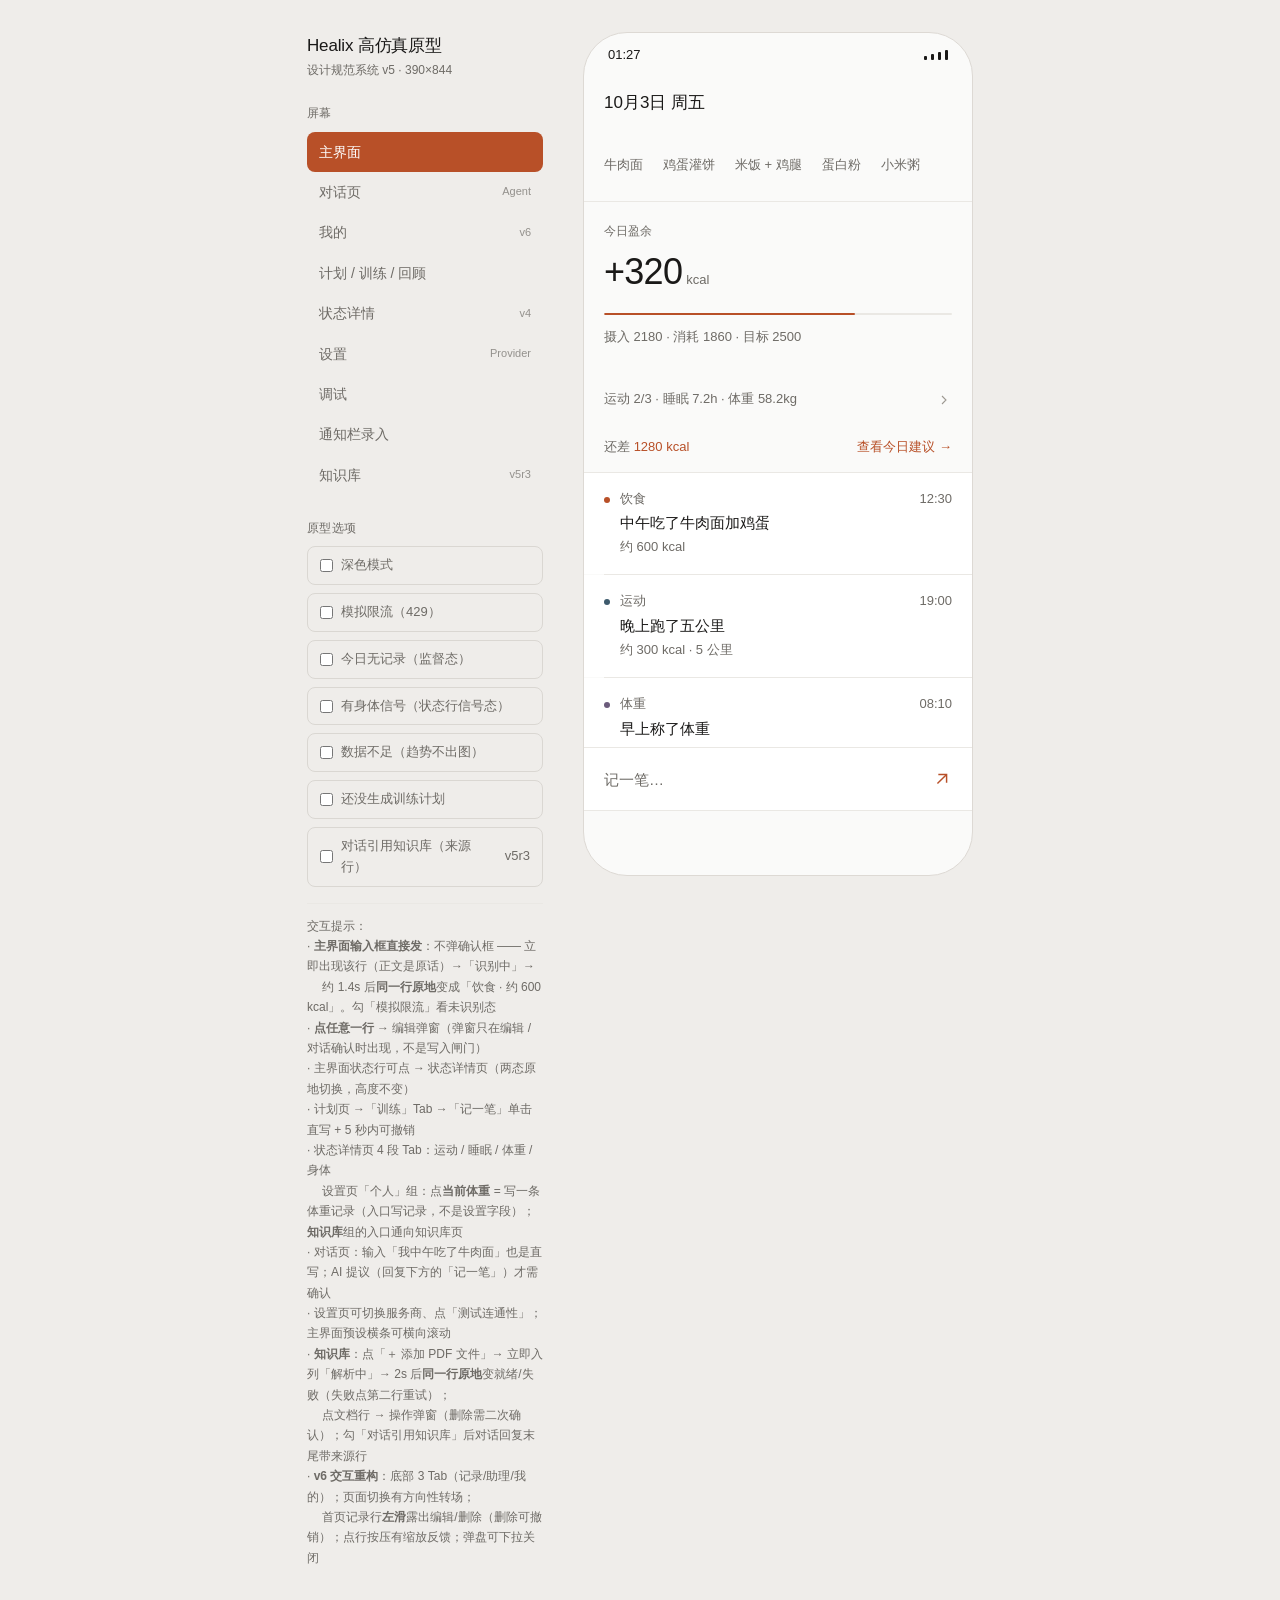
<file: docs/prototypes/prototype.html>
<!DOCTYPE html>
<html lang="zh-CN" data-theme="light">
<head>
<meta charset="UTF-8">
<meta name="viewport" content="width=device-width, initial-scale=1">
<title>Healix 高仿真原型 v4</title>
<style>
/* ============================================================
   Healix Design Tokens v4
   全 App 只有 1 个强调色 / 圆角只有 8dp / 无卡片无阴影
   v4 未新增任何颜色令牌 —— 新元素全部复用既有令牌
   ============================================================ */
:root{
  --bg:#FAFAF9; --surface:#FFFFFF; --text_1:#1A1918; --text_2:#6E6B66;
  --text_3:#9C9891; --line:#EAE8E4; --line_strong:#DAD7D2; --press:#F2F1EE;
  --accent:#B85028; --accent_press:#A3451F; --positive:#4A7C59; --negative:#A63D40;
  --dot_meal:#B85028; --dot_exercise:#3D5A6C; --dot_body:#6B5B7B;
  --dot_sleep:#4A5568; --dot_illness:#A63D40; --dot_other:#9C9891;
  --r:8px; --dur_fast:150ms; --dur_normal:240ms; --dur_slow:400ms;
  --ease:cubic-bezier(.4,0,.2,1);
  --shell_bg:#EFEDEA; --shell_line:#DDD9D4; --panel:#FFFFFF; --panel_text:#1A1918;
}
[data-theme="dark"]{
  --bg:#131211; --surface:#1C1B1A; --text_1:#F2F0ED; --text_2:#A09C95;
  --text_3:#6E6A64; --line:#2E2C2A; --line_strong:#3A3735; --press:#252321;
  --accent:#D4703F; --accent_press:#B85028; --positive:#6E9E7C; --negative:#C4565A;
  --dot_meal:#D4703F; --dot_exercise:#5C7C8F; --dot_body:#8B7C9A;
  --dot_sleep:#6C7683; --dot_illness:#C4565A; --dot_other:#6E6A64;
  --shell_bg:#0A0A09; --shell_line:#2E2C2A; --panel:#1C1B1A; --panel_text:#F2F0ED;
}

*{box-sizing:border-box;margin:0;padding:0;-webkit-tap-highlight-color:transparent}
body{
  font-family:-apple-system,"PingFang SC","HarmonyOS Sans SC","Noto Sans CJK SC","Microsoft YaHei",sans-serif;
  background:var(--shell_bg); color:var(--panel_text);
  display:flex; gap:40px; justify-content:center; padding:32px; min-height:100vh;
  font-size:14px; line-height:1.6;
}

/* ---------- 原型外壳（非产品 UI） ---------- */
.panel{width:236px;flex-shrink:0}
.panel h1{font-size:17px;font-weight:500;letter-spacing:-0.01em}
.panel .sub{font-size:12px;color:var(--text_2);margin-top:2px}
.panel .sec{font-size:12px;color:var(--text_2);margin:24px 0 8px;letter-spacing:.04em}
.navlist{list-style:none}
.navlist li{
  padding:9px 12px;border-radius:var(--r);cursor:pointer;font-size:14px;
  color:var(--text_2);transition:background var(--dur_fast) var(--ease);
  display:flex;justify-content:space-between;align-items:center;
}
.navlist li:hover{background:var(--press)}
.navlist li.on{background:var(--accent);color:#fff;font-weight:500}
.navlist li .tag{font-size:11px;opacity:.7}
[data-theme="dark"] .navlist li.on{color:#131211}
.toggle{
  display:flex;align-items:center;gap:8px;padding:8px 12px;cursor:pointer;
  font-size:13px;color:var(--text_2);border:1px solid var(--line_strong);
  border-radius:var(--r);margin-bottom:8px;
}
.toggle input{accent-color:var(--accent)}
.hint{font-size:12px;color:var(--text_2);line-height:1.7;margin-top:16px;
  border-top:1px solid var(--line);padding-top:12px}

/* ---------- 设备外壳 ---------- */
.device{
  width:390px;height:844px;flex-shrink:0;background:var(--bg);
  border:1px solid var(--shell_line);border-radius:44px;overflow:hidden;
  display:flex;flex-direction:column;position:relative;
}
.statusbar{
  height:44px;flex-shrink:0;display:flex;align-items:center;justify-content:space-between;
  padding:0 24px;font-size:13px;color:var(--text_1);font-weight:500;
}
.statusbar .dots{display:flex;gap:4px;align-items:flex-end;height:10px}
.statusbar .dots i{width:3px;background:var(--text_1);border-radius:1px;display:block}
.statusbar .dots i:nth-child(1){height:4px}
.statusbar .dots i:nth-child(2){height:6px}
.statusbar .dots i:nth-child(3){height:8px}
.statusbar .dots i:nth-child(4){height:10px}

.screen{flex:1;display:none;flex-direction:column;min-height:0}
.screen.on{display:flex}

/* ---------- 通用组件 ---------- */
.appbar{
  height:52px;flex-shrink:0;display:flex;align-items:center;justify-content:space-between;
  padding:0 20px;font-size:17px;font-weight:500;color:var(--text_1);
  position:relative; /* 居中标题的定位基准 */
}
.appbar .iconbtn{
  width:48px;height:48px;display:flex;align-items:center;justify-content:center;
  border:none;background:none;cursor:pointer;color:var(--text_1);margin-left:-14px;
}
.appbar .right{font-size:13px;font-weight:400;color:var(--text_2)}
.sep{height:1px;background:var(--line);flex-shrink:0}
.sep.indent{margin-left:20px}
.body{flex:1;overflow-y:auto;min-height:0}
.body::-webkit-scrollbar{width:0}
.p20{padding:0 20px}
.grouptitle{font-size:12px;color:var(--text_2);padding:20px 20px 8px}
.spinner{
  width:20px;height:20px;border:1.6px solid var(--line_strong);
  border-top-color:var(--accent);border-radius:50%;
  animation:spin .8s linear infinite;flex-shrink:0;
}
@keyframes spin{to{transform:rotate(360deg)}}

/* 按钮 */
.btn-primary{
  height:48px;border-radius:var(--r);background:var(--accent);color:#fff;
  border:none;font-size:13px;font-weight:500;cursor:pointer;font-family:inherit;
  padding:0 24px;transition:background var(--dur_fast) var(--ease);
}
[data-theme="dark"] .btn-primary{color:#131211}
.btn-primary:active{background:var(--accent_press)}
.btn-primary:disabled{background:var(--line_strong);color:var(--text_3);cursor:default}
.btn-text{
  border:none;background:none;color:var(--accent);font-size:13px;font-weight:500;
  cursor:pointer;font-family:inherit;padding:12px;min-height:48px;
}
.btn-text:active{color:var(--accent_press)}
.btn-text:disabled{cursor:default}

/* 输入区（常驻底部） */
.inputbar{
  height:64px;flex-shrink:0;background:var(--surface);border-top:1px solid var(--line);
  display:flex;align-items:center;padding:0 12px 0 20px;gap:8px;
}
.inputbar input{
  flex:1;border:none;outline:none;background:none;font-size:15px;font-family:inherit;
  color:var(--text_1);caret-color:var(--accent);min-width:0;
}
.inputbar input::placeholder{color:var(--text_2)}
.sendbtn{
  width:36px;height:36px;border:none;background:none;color:var(--accent);
  cursor:pointer;display:flex;align-items:center;justify-content:center;flex-shrink:0;
}
.sendbtn:active{color:var(--accent_press)}

/* 记录列表项 */
.item{padding:16px 20px 16px 20px;display:flex;gap:10px;cursor:pointer;
  transition:background var(--dur_fast) var(--ease)}
.item:active{background:var(--press)}
.item .bodycol{flex:1;min-width:0}
.item .dot{width:6px;height:6px;border-radius:3px;margin-top:8px;flex-shrink:0}
.item .meta{font-size:13px;color:var(--text_2);display:flex;justify-content:space-between;gap:8px}
.item .main{font-size:15px;color:var(--text_1);margin-top:2px;
  display:-webkit-box;-webkit-line-clamp:2;-webkit-box-orient:vertical;overflow:hidden}
.item .sum{font-size:13px;color:var(--text_2);margin-top:2px}
/* ★v4 记录级状态（规范 3.3）：与摘要同位置，不新增行、不改行高 */
.item .pending{font-size:13px;color:var(--text_3);margin-top:2px}          /* 识别中 */
.item .pending.retry{color:var(--text_2);text-decoration:underline;        /* 未识别：可点 */
  text-underline-offset:3px;text-decoration-thickness:1px}

/* 设置行 */
.row{
  height:56px;display:flex;align-items:center;justify-content:space-between;
  padding:0 20px;font-size:15px;color:var(--text_1);cursor:pointer;
  transition:background var(--dur_fast) var(--ease);
}
.row:active{background:var(--press)}
.row .val{font-size:15px;color:var(--text_2);display:flex;align-items:center;gap:6px}
.row input{
  border:none;outline:none;background:none;text-align:right;font-size:15px;
  font-family:inherit;color:var(--text_2);width:190px;
}
.row input:focus{color:var(--text_1)}
.row select{
  border:none;outline:none;background:none;font-size:15px;font-family:inherit;
  color:var(--text_2);text-align:right;cursor:pointer;appearance:none;
  padding-right:2px;
}
[data-theme="dark"] .row select option{background:var(--surface);color:var(--text_1)}

/* ---------- 主界面 ---------- */
.presetbar{display:flex;gap:20px;overflow-x:auto;padding:12px 20px;
  border-bottom:1px solid var(--line);flex-shrink:0}
.presetbar::-webkit-scrollbar{height:0}
.presetbar span{
  font-size:13px;color:var(--text_2);white-space:nowrap;cursor:pointer;
  padding:8px 0;min-height:48px;display:flex;align-items:center;
}
.presetbar span:active{color:var(--accent)}
.summary{padding:20px 20px 0}
.summary .label{font-size:12px;color:var(--text_2)}
.summary .num{font-size:36px;font-weight:400;color:var(--text_1);
  letter-spacing:-0.02em;margin:2px 0 12px}
.summary .num span{font-size:13px;color:var(--text_2);letter-spacing:0;margin-left:4px}
.progress{height:2px;border-radius:1px;background:var(--line);overflow:hidden;margin:12px 0}
.progress i{display:block;height:100%;background:var(--accent);border-radius:1px}
.summary .sub{font-size:13px;color:var(--text_2)}
.supervise{
  padding:0 20px;height:48px;display:flex;align-items:center;font-size:13px;
  color:var(--accent);cursor:pointer;
}
.planhint{
  padding:0 20px;height:48px;display:flex;align-items:center;justify-content:space-between;
  font-size:13px;color:var(--text_2);cursor:pointer;
}
.planhint b{color:var(--accent);font-weight:500}
.planhint em{font-style:normal;color:var(--accent)}

/* 底部主导航 */
.tabbar{
  height:64px;flex-shrink:0;border-top:1px solid var(--line);background:var(--surface);
  display:flex;
}
.tabbar div{
  flex:1;display:flex;align-items:center;justify-content:center;font-size:13px;
  color:var(--text_2);cursor:pointer;transition:color var(--dur_fast) var(--ease);
}
.tabbar div.on{color:var(--text_1);font-weight:500}

/* ---------- 对话页 ---------- */
.chat{flex:1;overflow-y:auto;padding:8px 0 0;min-height:0}
.chat::-webkit-scrollbar{width:0}
.msg{padding:0 20px;max-width:100%;animation:enter var(--dur_slow) var(--ease)}
@keyframes enter{from{opacity:0;transform:translateY(8px)}to{opacity:1;transform:none}}
.msg.user{margin-top:20px}
.msg.user .text{
  font-size:15px;color:var(--text_1);line-height:24px;text-align:right;
  margin-left:20%;word-break:break-word;white-space:pre-line;
}
.msg.assistant{margin-top:8px}
.msg.assistant .text{font-size:15px;color:var(--text_1);line-height:24px;
  word-break:break-word;white-space:pre-line}
.msg .time{font-size:13px;color:var(--text_3);margin-top:8px}
.msg.user .time{text-align:right}
.msg.gap{margin-top:20px}
.toolline{
  margin:8px 20px 0;padding-left:12px;border-left:2px solid var(--accent);
  font-size:13px;color:var(--text_2);line-height:20px;
}
.toolline.pending{border-left-color:transparent;padding-left:14px;color:var(--text_2);
  display:flex;align-items:center;gap:8px}
.toolline.pending .spinner{width:14px;height:14px;border-width:1.4px}
.disclaimer{font-size:12px;color:var(--text_3);padding:20px;text-align:center}
.quick{margin-top:20px;border-top:1px solid var(--line)}
.quick div{
  height:48px;display:flex;align-items:center;padding:0 20px;font-size:15px;
  color:var(--text_2);cursor:pointer;transition:background var(--dur_fast) var(--ease);
}
.quick div:active{background:var(--press)}
.quick div+div{border-top:1px solid var(--line)}
.thinking{display:flex;align-items:center;gap:8px;padding:0 20px;
  font-size:13px;color:var(--text_2);margin-top:12px}

/* ---------- 计划/复盘 ---------- */
.tabs{display:flex;gap:24px;padding:0 20px;border-bottom:1px solid var(--line);flex-shrink:0}
.tabs div{
  padding:12px 0;font-size:13px;color:var(--text_2);cursor:pointer;position:relative;
}
.tabs div.on{color:var(--text_1);font-weight:500}
.tabs div.on::after{
  content:"";position:absolute;left:0;right:0;bottom:0;height:2px;
  background:var(--accent);border-radius:1px;
}
.gapline{display:flex;align-items:center;justify-content:space-between;padding:20px}
.gapline .n{font-size:24px;color:var(--text_1);letter-spacing:-0.02em}
.planitem{padding:16px 20px}
.planitem .t{font-size:13px;color:var(--text_2)}
.planitem .h{font-size:15px;color:var(--text_1);margin-top:4px}
.planitem .d{font-size:13px;color:var(--text_2);margin-top:2px}
.planitem .a{margin-top:8px;margin-left:-12px}
.stats3{display:flex;padding:20px;gap:0}
.stats3 div{flex:1}
.stats3 .n{font-size:24px;color:var(--text_1);letter-spacing:-0.02em}
.stats3 .l{font-size:13px;color:var(--text_2);margin-top:4px}

/* ---------- 调试页 ---------- */
.dbghead{padding:20px;font-size:13px;color:var(--text_2);
  border-bottom:1px solid var(--line)}
.dbgrow{display:flex;gap:12px;padding:14px 20px;font-size:13px;
  border-bottom:1px solid var(--line);align-items:baseline}
.dbgrow .t{color:var(--text_3);width:44px;font-variant-numeric:tabular-nums}
.dbgrow .p{color:var(--text_1);width:44px}
.dbgrow .s{width:44px}
.dbgrow .s.ok{color:var(--text_2)}
.dbgrow .s.bad{color:var(--negative)}
.dbgrow .l{color:var(--text_2);width:48px;text-align:right;
  font-variant-numeric:tabular-nums}
.dbgrow .n{color:var(--text_2);flex:1}

/* ---------- 底部弹窗 ---------- */
.scrim{
  position:absolute;inset:0;background:rgba(0,0,0,.32);z-index:20;
  display:none;align-items:flex-end;
}
.scrim.on{display:flex}
.sheet{
  width:100%;background:var(--surface);border-radius:var(--r) var(--r) 0 0;
  padding:0 20px 20px;animation:up var(--dur_normal) var(--ease);
}
@keyframes up{from{transform:translateY(100%)}to{transform:none}}
.sheet .handle{width:36px;height:3px;background:var(--line_strong);
  border-radius:2px;margin:8px auto 12px}
.sheet h3{font-size:17px;font-weight:500;color:var(--text_1);margin-bottom:4px}
.sheet .from{font-size:12px;color:var(--text_3);margin-bottom:12px}
.field{height:52px;display:flex;align-items:center;justify-content:space-between;
  border-bottom:1px solid var(--line)}
.field label{font-size:13px;color:var(--text_2)}
.field span{font-size:15px;color:var(--text_1)}
.field input{
  border:none;outline:none;background:none;text-align:right;font-size:15px;
  font-family:inherit;color:var(--text_1);width:180px;
}
.sheet .actions{display:flex;justify-content:flex-end;align-items:center;gap:8px;margin-top:20px}

/* ---------- 通知栏预览 ---------- */
.notify{
  margin:8px 12px;background:var(--surface);border-radius:var(--r);
  padding:12px 16px;border:1px solid var(--line);
}
.notify .t{font-size:13px;color:var(--text_2);display:flex;justify-content:space-between}
.notify .c{font-size:15px;color:var(--text_1);margin-top:2px}
.notify .fake{display:flex;gap:8px;margin-top:10px;align-items:center}
.notify .fake input{
  flex:1;border:1px solid var(--line_strong);border-radius:var(--r);height:40px;
  padding:0 12px;font-size:15px;font-family:inherit;background:var(--bg);
  color:var(--text_1);outline:none;
}
.notify .fake button{
  height:40px;padding:0 16px;border:none;border-radius:var(--r);
  background:var(--accent);color:#fff;font-size:13px;font-weight:500;cursor:pointer;
  font-family:inherit;
}
[data-theme="dark"] .notify .fake button{color:#131211}
.notify.done .c{font-size:13px;color:var(--text_2)}
.notify.done .fake{display:none}
.notify .undo{margin-top:8px;font-size:13px;color:var(--accent);cursor:pointer;display:none}
.notify.done .undo{display:block}

/* ============================================================
   v4 新增（规范 第九章）
   全部复用 v3 令牌，不新增颜色 / 字体级别 / 字重
   ============================================================ */

/* ---------- 9.2 多维状态行（两态互斥，恒定 48px） ---------- */
.statusrow{
  height:48px;flex-shrink:0;display:flex;align-items:center;justify-content:space-between;
  padding:0 20px;font-size:13px;color:var(--text_2);cursor:pointer;
  transition:background var(--dur_fast) var(--ease),color var(--dur_normal) var(--ease);
}
.statusrow:active{background:var(--press)}
.statusrow>span{
  min-width:0;overflow:hidden;text-overflow:ellipsis;white-space:nowrap;
}
.statusrow .cv{flex-shrink:0;margin-left:12px;color:var(--text_3);
  transition:color var(--dur_normal) var(--ease)}
/* 信号态：整行原地变 accent，高度不变 —— 不新增行、页面不跳动 */
.statusrow.sig{color:var(--accent)}
.statusrow.sig .cv{color:var(--accent)}

/* ---------- 9.6 内联撤销条 ---------- */
.undobar{
  height:48px;flex-shrink:0;display:flex;align-items:center;justify-content:space-between;
  padding:0 20px;font-size:13px;color:var(--text_2);
}
.undobar .undo{color:var(--accent);font-weight:500;cursor:pointer;padding:12px 0 12px 12px}
.undobar .undo:active{color:var(--accent_press)}

/* ---------- 9.5 训练日行 ---------- */
.tday{padding:12px 20px;min-height:76px;display:flex;position:relative}
.tday .marker{
  position:absolute;left:0;top:16px;width:2px;height:16px;background:var(--accent);
  border-radius:1px;display:none;
}
.tday.today .marker{display:block}
.tday .dow{width:44px;flex-shrink:0;font-size:13px;color:var(--text_2);padding-top:1px}
.tday .col{flex:1;min-width:0}
.tday .h{font-size:15px;color:var(--text_1)}
.tday .items{font-size:13px;color:var(--text_2);margin-top:2px}
.tday .act{margin-top:6px;margin-left:-12px}
.tday.rest{min-height:48px;align-items:center;padding-top:0;padding-bottom:0}
.tday.rest .h{font-size:13px;color:var(--text_2)}

/* ---------- 9.4 状态详情页：4 段文字 Tab（复用计划页 Tab 样式） ---------- */
.seg{
  display:flex;gap:24px;padding:0 20px;border-bottom:1px solid var(--line);
  flex-shrink:0;overflow-x:auto;
}
.seg::-webkit-scrollbar{height:0}
.seg div{
  padding:12px 0;font-size:13px;color:var(--text_2);cursor:pointer;position:relative;
  white-space:nowrap;
}
.seg div.on{color:var(--text_1);font-weight:500}
.seg div.on::after{
  content:"";position:absolute;left:0;right:0;bottom:0;height:2px;
  background:var(--accent);border-radius:1px;
}

/* ---------- 9.3 趋势折线 ---------- */
.chart{padding:0 20px}
.chart .range{font-size:13px;color:var(--text_2)}
.chart .plot{position:relative;height:80px;margin-top:4px;
  border-bottom:1px solid var(--line)}
.chart .plot svg{display:block}
/* 窗口标注放在基线下方右对齐 —— 压在绘图区里会与折线右端重叠 */
.chart .win{display:block;text-align:right;font-size:13px;color:var(--text_3);
  margin-top:6px}
/* 数据点 < 3 时不画线（规范 9.3，依据反伪相关原则 R6） */
.chart .nodata{height:80px;display:flex;align-items:center;justify-content:center;
  font-size:13px;color:var(--text_2);border-bottom:1px solid var(--line)}

/* ---------- 状态详情页：汇总文字 / 信号全文 / 病程 / 链接行 ---------- */
.sumline{padding:20px;font-size:15px;color:var(--text_1);line-height:24px}
.sigfull{padding:0 20px 20px;font-size:13px;color:var(--text_1);line-height:20px}
.tlrow{
  display:flex;gap:12px;padding:12px 20px;align-items:baseline;
  border-bottom:1px solid var(--line);
}
.tlrow .n{width:20px;font-size:13px;color:var(--text_3);
  font-variant-numeric:tabular-nums;flex-shrink:0}
.tlrow .dt{width:48px;font-size:13px;color:var(--text_2);
  font-variant-numeric:tabular-nums;flex-shrink:0}
.tlrow .tx{flex:1;font-size:15px;color:var(--text_1)}
.linkrow{
  height:48px;display:flex;align-items:center;padding:0 20px;
  font-size:13px;color:var(--accent);font-weight:500;cursor:pointer;
}
.linkrow:active{color:var(--accent_press)}
.centerhint{
  padding:60px 20px;text-align:center;font-size:13px;color:var(--text_2);
}
/* ---- v6 交互重构（第十一章）：转场/按压/卡片/滑删 —— 零新颜色令牌 ---- */
/* 按压缩放：变色 + 微缩（scale .985），触感更实 */
.item,.row,.docrow,.btn-primary,.planhint,.quick div{
  transition:background var(--dur_fast) var(--ease),transform .12s var(--ease),color var(--dur_fast) var(--ease);
}
.item:active,.row:active,.docrow:active,.btn-primary:active,
.planhint:active,.quick div:active{transform:scale(.985)}
/* 页面转场：前进推入 / 后退滑出 / Tab 淡入上移 */
@keyframes in_fwd{from{transform:translateX(22%);opacity:.3}to{transform:none;opacity:1}}
@keyframes in_back{from{transform:translateX(-22%);opacity:.3}to{transform:none;opacity:1}}
@keyframes in_tab{from{opacity:0;transform:translateY(8px)}to{opacity:1;transform:none}}
.screen.a-fwd{animation:in_fwd var(--dur_slow) var(--ease)}
.screen.a-back{animation:in_back var(--dur_slow) var(--ease)}
.screen.a-tab{animation:in_tab var(--dur_normal) var(--ease)}
/* 全局 3 Tab：绝对定位盖底，go() 控制显隐 */
#tabbar{position:absolute;left:0;right:0;bottom:0;z-index:6;box-shadow:0 -1px 0 var(--line)}
#s-chat > .chat,#s-mine > .body{padding-bottom:80px}
/* 输入条抬升到 tabbar 之上，不再被全局导航遮挡 */
#s-home > .inputbar,#s-chat > .inputbar{margin-bottom:64px;border-bottom:1px solid var(--line)}
/* 卡片分组：圆角 16dp 容器，分组呼吸感 */
.card{margin:0 16px 16px;border:1px solid var(--line);border-radius:16px;background:var(--surface);overflow:hidden}
.card .row:last-child{border-radius:0 0 16px 16px}
/* 左滑操作：item 白底左移露出下层按钮（编辑/删除） */
.swipewrap{position:relative;overflow:hidden}
.swipe-acts{position:absolute;top:0;right:0;bottom:0;display:flex}
.swipe-acts button{width:72px;border:none;color:#fff;font-size:13px;cursor:pointer;
  display:flex;align-items:center;justify-content:center;font-family:inherit}
.swipe-acts .a-edit{background:var(--text_3)}
.swipe-acts .a-del{background:var(--negative)}
.swipewrap .item{position:relative;background:var(--surface);transition:transform var(--dur_fast) var(--ease),background var(--dur_fast) var(--ease)}
/* 底部弹盘 grabber：可下拉关闭 */
.sheet{touch-action:none}
.sheet .handle{cursor:grab}

/* ---- 知识库（v5r3 · 第十章）零新令牌 ---- */
.docrow{padding:12px 20px;border-bottom:1px solid var(--line);cursor:pointer}
.docrow:active{background:var(--press)}
.docrow .t{font-size:15px;color:var(--text_1);white-space:nowrap;overflow:hidden;text-overflow:ellipsis}
.docrow .meta{font-size:13px;color:var(--text_2);margin-top:2px}
.docrow .meta.parse{color:var(--text_3)}
.docrow .meta.retry{color:var(--text_2);text-decoration:underline;text-underline-offset:2px}
.docrow .meta.bad{color:var(--text_2)}
.addline{padding:14px 20px;font-size:15px;color:var(--text_2);cursor:pointer;border-bottom:1px solid var(--line)}
.addline:active{background:var(--press)}
.doc-empty{padding:72px 32px 24px;text-align:center}
.doc-empty .h{font-size:15px;color:var(--text_1)}
.doc-empty .p{font-size:13px;color:var(--text_3);margin:8px 0 24px;line-height:1.8}
.srcrow{font-size:13px;color:var(--text_2);margin-top:4px;cursor:pointer}
.srcrow u{text-underline-offset:2px}
</style>
</head>
<body>

<!-- 原型外壳：左侧控制区（不属于产品 UI） -->
<div class="panel">
  <h1>Healix 高仿真原型</h1>
  <div class="sub">设计规范系统 v5 · 390×844</div>

  <div class="sec">屏幕</div>
  <ul class="navlist" id="nav">
    <li class="on" data-s="home">主界面</li>
    <li data-s="chat">对话页 <span class="tag">Agent</span></li>
    <li data-s="mine">我的 <span class="tag">v6</span></li>
    <li data-s="plan">计划 / 训练 / 回顾</li>
    <li data-s="status">状态详情 <span class="tag">v4</span></li>
    <li data-s="settings">设置 <span class="tag">Provider</span></li>
    <li data-s="debug">调试</li>
    <li data-s="notify">通知栏录入</li>
    <li data-s="knowledge">知识库 <span class="tag">v5r3</span></li>
  </ul>

  <div class="sec">原型选项</div>
  <label class="toggle"><input type="checkbox" id="optDark"> 深色模式</label>
  <label class="toggle"><input type="checkbox" id="optLimit"> 模拟限流（429）</label>
  <label class="toggle"><input type="checkbox" id="optEmpty"> 今日无记录（监督态）</label>
  <label class="toggle"><input type="checkbox" id="optSignal"> 有身体信号（状态行信号态）</label>
  <label class="toggle"><input type="checkbox" id="optNoData"> 数据不足（趋势不出图）</label>
  <label class="toggle"><input type="checkbox" id="optNoPlan"> 还没生成训练计划</label>
  <label class="toggle"><input type="checkbox" id="optKnowledge"> 对话引用知识库（来源行）<span class="tag">v5r3</span></label>

  <div class="hint">
    交互提示：<br>
    · <b>主界面输入框直接发</b>：不弹确认框 —— 立即出现该行（正文是原话）→「识别中」→<br>
    　 约 1.4s 后<b>同一行原地</b>变成「饮食 · 约 600 kcal」。勾「模拟限流」看未识别态<br>
    · <b>点任意一行</b> → 编辑弹窗（弹窗只在编辑 / 对话确认时出现，不是写入闸门）<br>
    · 主界面状态行可点 → 状态详情页（两态原地切换，高度不变）<br>
    · 计划页 →「训练」Tab →「记一笔」单击直写 + 5 秒内可撤销<br>
    · 状态详情页 4 段 Tab：运动 / 睡眠 / 体重 / 身体<br>
    　 设置页「个人」组：点<b>当前体重</b> = 写一条体重记录（入口写记录，不是设置字段）；<b>知识库</b>组的入口通向知识库页<br>
    · 对话页：输入「我中午吃了牛肉面」也是直写；AI 提议（回复下方的「记一笔」）才需确认<br>
    · 设置页可切换服务商、点「测试连通性」；主界面预设横条可横向滚动<br>
    · <b>知识库</b>：点「＋ 添加 PDF 文件」→ 立即入列「解析中」→ 2s 后<b>同一行原地</b>变就绪/失败（失败点第二行重试）；<br>
    　 点文档行 → 操作弹窗（删除需二次确认）；勾「对话引用知识库」后对话回复末尾带来源行<br>
    · <b>v6 交互重构</b>：底部 3 Tab（记录/助理/我的）；页面切换有方向性转场；<br>
    　 首页记录行<b>左滑</b>露出编辑/删除（删除可撤销）；点行按压有缩放反馈；弹盘可下拉关闭
  </div>
</div>

<!-- 设备 -->
<div class="device">
  <div class="statusbar">
    <span id="clock">15:04</span>
    <span class="dots"><i></i><i></i><i></i><i></i></span>
  </div>

  <!-- ============ 主界面 ============ -->
  <div class="screen on" id="s-home">
    <div class="appbar"><span>10月3日 周五</span>
    </div>
    <div class="presetbar">
      <span onclick="toastHome(this)">牛肉面</span><span onclick="toastHome(this)">鸡蛋灌饼</span>
      <span onclick="toastHome(this)">米饭 + 鸡腿</span><span onclick="toastHome(this)">蛋白粉</span>
      <span onclick="toastHome(this)">小米粥</span>
    </div>
    <div class="body">
      <div class="summary">
        <div class="label">今日盈余</div>
        <div class="num" id="surplus">+320<span>kcal</span></div>
        <div class="progress"><i style="width:72%"></i></div>
        <div class="sub">摄入 2180 · 消耗 1860 · 目标 2500</div>
      </div>
      <div style="height:28px"></div>
      <!-- ★v4 多维状态行：两态互斥，恒定 48px（规范 9.2） -->
      <div class="statusrow" id="statusRow" onclick="openStatusFrom()">
        <span id="statusText">运动 2/3 · 睡眠 7.2h · 体重 58.2kg</span>
        <svg class="cv" width="16" height="16" viewBox="0 0 24 24" fill="none"
             stroke="currentColor" stroke-width="1.6"><path d="M9 6l6 6-6 6"/></svg>
      </div>
      <div class="supervise" id="supervise" style="display:none">今天还没有记录 · 去记一笔</div>
      <div class="sep" id="superviseSep" style="display:none"></div>
      <div class="planhint" onclick="go('plan')">
        <span>还差 <b>1280 kcal</b></span><em>查看今日建议 →</em>
      </div>
      <div class="sep"></div>
      <div id="homelist"></div>
    </div>
    <div class="inputbar">
      <input id="homeInput" placeholder="记一笔…">
      <button class="sendbtn" onclick="sendFromHome()" aria-label="发送">
        <svg width="22" height="22" viewBox="0 0 24 24" fill="none" stroke="currentColor" stroke-width="1.6"><path d="M7 17L17 7"/><path d="M8 7h9v9"/></svg>
      </button>
    </div>
  </div>

  <!-- ============ 对话页 ============ -->
  <div class="screen" id="s-chat">
    <div class="appbar">
      <span style="position:absolute;left:20px">助理</span>
      <span class="right">今天</span>
    </div>
    <div class="body chat" id="chatBody">
      <div id="quick" class="quick">
        <div onclick="ask('今天达标了吗')">今天达标了吗</div>
        <div onclick="ask('推荐晚餐')">推荐晚餐</div>
        <div onclick="ask('本周复盘')">本周复盘</div>
      </div>
    </div>
    <div class="inputbar">
      <input id="chatInput" placeholder="问问助理…">
      <button class="sendbtn" id="chatSend" onclick="sendChat()" aria-label="发送">
        <svg width="22" height="22" viewBox="0 0 24 24" fill="none" stroke="currentColor" stroke-width="1.6"><path d="M7 17L17 7"/><path d="M8 7h9v9"/></svg>
      </button>
    </div>
  </div>

  <!-- ============ 计划 / 训练 / 回顾 ============ -->
  <div class="screen" id="s-plan">
    <div class="appbar">
      <button class="iconbtn" onclick="go('home','back')" aria-label="返回">
        <svg width="20" height="20" viewBox="0 0 24 24" fill="none" stroke="currentColor" stroke-width="1.6"><path d="M15 18l-6-6 6-6"/></svg>
      </button>
      <span style="position:absolute;left:50%;transform:translateX(-50%)">今日</span>
      <button class="btn-text" onclick="regenerate()">刷新</button>
    </div>
    <!-- ★v4：三段文字 Tab（规范 4.3，宽度实测 166/390dp，不拥挤） -->
    <div class="tabs" id="planTabs">
      <div class="on" data-t="plan">计划</div>
      <div data-t="training">训练</div>
      <div data-t="review">回顾</div>
    </div>
    <!-- ★v4：内联撤销条（规范 9.6）—— 训练「记一笔」单击直写后的反馈 -->
    <div class="undobar" id="undoBar" style="display:none">
      <span id="undoText"></span>
      <span class="undo" onclick="undoAct()">撤销</span>
    </div>
    <div class="body" id="planBody"></div>
  </div>

  <!-- ============ 状态详情 ★v4 ============ -->
  <div class="screen" id="s-status">
    <div class="appbar">
      <button class="iconbtn" onclick="go('home','back')" aria-label="返回">
        <svg width="20" height="20" viewBox="0 0 24 24" fill="none" stroke="currentColor" stroke-width="1.6"><path d="M15 18l-6-6 6-6"/></svg>
      </button>
      <span style="position:absolute;left:50%;transform:translateX(-50%)">状态</span>
      <span class="right"></span>
    </div>
    <!--
      4 段文字 Tab（规范 9.4）：样式完全复用计划页 Tab。
      宽度实测 4×26 + 3×24 + 2×20 = 216dp / 390dp = 55%，不拥挤。
    -->
    <div class="seg" id="statusSeg">
      <div class="on" data-s2="training">运动</div>
      <div data-s2="sleep">睡眠</div>
      <div data-s2="weight">体重</div>
      <div data-s2="body">身体</div>
    </div>
    <div class="body" id="statusBody"></div>
  </div>

  <!-- ============ 设置 ============ -->
  <div class="screen" id="s-settings">
    <div class="appbar">
      <button class="iconbtn" onclick="go('mine','back')" aria-label="返回">
        <svg width="20" height="20" viewBox="0 0 24 24" fill="none" stroke="currentColor" stroke-width="1.6"><path d="M15 18l-6-6 6-6"/></svg>
      </button>
      <span style="position:absolute;left:50%;transform:translateX(-50%)">设置</span>
      <span class="right"></span>
    </div>
    <div class="body">
      <div class="grouptitle">模型服务</div>
      <div class="row"><span>服务商</span><span class="val">
        <select id="provider" onchange="applyProvider()">
          <option value="zhipu">智谱 GLM</option>
          <option value="deepseek">DeepSeek</option>
          <option value="openrouter">OpenRouter</option>
          <option value="custom">自定义</option>
        </select></span></div>
      <div class="row"><span>接口地址</span><span class="val"><input id="baseUrl" value="https://open.bigmodel.cn/api/paas/v4"></span></div>
      <div class="row"><span>模型名</span><span class="val"><input id="modelName" value="glm-4.7-flash"></span></div>
      <div class="row"><span>API Key</span><span class="val"><input id="apiKey" type="password" value="••••••••••••"></span></div>
      <div class="sep"></div>
      <div style="padding:16px 20px 0">
        <button class="btn-primary" style="width:100%" onclick="testConn()">测试连通性</button>
        <div id="connResult" style="font-size:13px;color:var(--text_2);margin-top:8px;min-height:20px"></div>
      </div>

      <div class="grouptitle">调用限制</div>
      <div class="row"><span>每日调用上限</span><span class="val"><input value="20 次" style="width:90px"></span></div>
      <div class="row"><span>每日对话上限</span><span class="val"><input value="15 次" style="width:90px"></span></div>
      <div class="row"><span>重试次数</span><span class="val"><input value="5 次" style="width:90px"></span></div>
      <div class="row"><span>退避初始间隔</span><span class="val"><input value="1.5 秒" style="width:90px"></span></div>

      <!-- ★v5r2（规范 9.7 ② 修订）：「当前体重」入口回归「个人」组首行。
           行为 = 写一条 events(type=body) 记录（与记一笔同一路径），入口与存储分离；
           右侧显示最近一次记录值 · 时间，不是可编辑的静态字段 —— 趋势图/BMI/AI 摘要吃同一条数据 -->
      <div class="grouptitle">个人</div>
      <div class="row" onclick="logWeight(this)"><span>当前体重</span><span class="val" id="weightVal">58.2 kg · 今天 08:10 ›</span></div>
      <div class="row"><span>身高 / 年龄 / 活动系数</span><span class="val">178cm · 21 · 轻度 ›</span></div>
      <div class="row"><span>日界线</span><span class="val">4:00 ›</span></div>

      <!-- v6：知识库入口迁至「我的」页（3 Tab 后的单入口归宿）；设置页回归纯配置 -->

      <div class="grouptitle">目标　<span style="color:var(--text_3)">v4</span></div>
      <div class="row"><span>主目标</span><span class="val">增重 ›</span></div>
      <div class="row"><span>体重目标</span><span class="val">62.0 kg ›</span></div>
      <div class="row"><span>每周训练</span><span class="val">3 次 / 150 分钟 ›</span></div>
      <div class="row"><span>睡眠目标</span><span class="val">7.5 小时 ›</span></div>
      <div class="row"><span>饮水目标</span><span class="val">1700 ml ›</span></div>

      <div class="grouptitle">提醒　<span style="color:var(--text_3)">v4</span></div>
      <div class="row"><span>体检</span><span class="val">下次 2027-03-15 ›</span></div>
      <div class="row"><span>洗牙</span><span class="val">下次 2026-11-02 ›</span></div>
      <div class="row"><span>配镜</span><span class="val">下次 2027-06-20 ›</span></div>
      <div class="row"><span>添加提醒</span><span class="val">›</span></div>

      <!--
        隐私（P3，先定义好）：开关用设置行右侧的值文字承载状态，不引入 Switch 组件。
        理由：全 App 无底色容器，Switch 的彩色轨道会成为唯一的「彩色面」。
      -->
      <div class="grouptitle">隐私　<span style="color:var(--text_3)">v4 · P3</span></div>
      <div class="row" onclick="toggleHide(this)"><span>隐藏热量数字</span><span class="val">显示 ›</span></div>
      <div class="row" onclick="toggleHide(this)"><span>隐藏体重数字</span><span class="val">显示 ›</span></div>

      <!-- v6：「数据」与「调试」两组迁至「我的」页 -->
      <div style="height:28px"></div>
    </div>
  </div>

  <!-- ============ 调试 ============ -->
  <div class="screen" id="s-debug">
    <div class="appbar">
      <button class="iconbtn" onclick="go('mine','back')" aria-label="返回">
        <svg width="20" height="20" viewBox="0 0 24 24" fill="none" stroke="currentColor" stroke-width="1.6"><path d="M15 18l-6-6 6-6"/></svg>
      </button>
      <span style="position:absolute;left:50%;transform:translateX(-50%)">调试</span>
      <span class="right"></span>
    </div>
    <div class="dbghead">今日 7 次 · 失败 1 · P95 1.8s</div>
    <div class="body">
      <div class="dbgrow"><span class="t">15:06</span><span class="p">抽取</span><span class="s ok">ok</span><span class="l">1.2s</span><span class="n">重试 3 次</span></div>
      <div class="dbgrow"><span class="t">15:04</span><span class="p">对话</span><span class="s ok">ok</span><span class="l">3.1s</span><span class="n">2 次工具调用</span></div>
      <div class="dbgrow"><span class="t">14:58</span><span class="p">计划</span><span class="s bad">429</span><span class="l">4.4s</span><span class="n">已降级为本地估算</span></div>
      <div class="dbgrow"><span class="t">14:30</span><span class="p">抽取</span><span class="s ok">ok</span><span class="l">1.4s</span><span class="n">—</span></div>
      <div class="dbgrow"><span class="t">13:12</span><span class="p">抽取</span><span class="s ok">ok</span><span class="l">0.9s</span><span class="n">—</span></div>
      <div class="dbgrow"><span class="t">12:40</span><span class="p">抽取</span><span class="s ok">ok</span><span class="l">1.1s</span><span class="n">—</span></div>
      <div class="dbgrow"><span class="t">12:05</span><span class="p">抽取</span><span class="s ok">ok</span><span class="l">1.6s</span><span class="n">重试 1 次</span></div>
    </div>
  </div>

  <!-- ============ 通知栏录入 ============ -->
  <div class="screen" id="s-notify">
    <div class="appbar">
      <button class="iconbtn" onclick="go('mine','back')" aria-label="返回">
        <svg width="20" height="20" viewBox="0 0 24 24" fill="none" stroke="currentColor" stroke-width="1.6"><path d="M15 18l-6-6 6-6"/></svg>
      </button>
      <span style="position:absolute;left:50%;transform:translateX(-50%)">通知栏</span>
      <span class="right"></span>
    </div>
    <div class="body" style="padding-top:8px">
      <div class="notify" id="notif1">
        <div class="t"><span>Healix</span><span>刚刚</span></div>
        <div class="c">今天还没记录 · 点此记录</div>
        <div class="fake">
          <input placeholder="输入…" id="notifInput">
          <button onclick="notifSend()">发送</button>
        </div>
        <div class="undo" onclick="notifReset()">撤销</div>
      </div>
      <div class="notify" id="notif2">
        <div class="t"><span>Healix</span><span>12:30</span></div>
        <div class="c">已记录 饮食 · 约 600 kcal</div>
      </div>
      <div style="padding:20px;font-size:13px;color:var(--text_2);line-height:1.8">
        常驻通知保持系统默认样式，不自定义配色。<br>
        今日无记录且已过 20:00 时，副标题切换为提醒文案。<br>
        发送后 5 秒内可撤销（幂等键防重复投递）。
      </div>
    </div>
  </div>

  <!-- ============ 知识库（v5r3 · 第十章） ============ -->
  <div class="screen" id="s-knowledge">
    <div class="appbar">
      <button class="iconbtn" onclick="go('mine','back')" aria-label="返回">
        <svg width="20" height="20" viewBox="0 0 24 24" fill="none" stroke="currentColor" stroke-width="1.6"><path d="M15 18l-6-6 6-6"/></svg>
      </button>
      <span style="position:absolute;left:50%;transform:translateX(-50%)">知识库</span>
      <span class="right"></span>
    </div>
    <div class="body" style="padding-top:0" id="kbBody">
      <div class="doc-empty" id="kbEmpty" style="display:none">
        <div class="h">还没有文档</div>
        <div class="p">上传训练计划、体检报告或科普资料，<br>AI 回答时会引用里面的内容</div>
        <button class="btn-primary" style="width:100%" onclick="kUpload()">选择 PDF 文件</button>
      </div>
      <div id="kbList">
        <div class="docrow" onclick="kSheet(this)" data-name="训练计划.pdf" data-meta="12 页 · 2.1 MB">
          <div class="t">训练计划.pdf</div>
          <div class="meta">12 页 · 2.1 MB</div>
        </div>
        <div class="docrow" onclick="kSheet(this)" data-name="体检报告.pdf" data-meta="8 页 · 3.4 MB">
          <div class="t">体检报告.pdf</div>
          <div class="meta parse">解析中</div>
        </div>
        <div class="docrow" onclick="kSheet(this)" data-name="膳食指南摘录.pdf" data-meta="">
          <div class="t">膳食指南摘录.pdf</div>
          <div class="meta bad">扫描版 · 无法提取文字</div>
        </div>
      </div>
      <div class="addline" id="kbAdd" onclick="kUpload()">＋ 添加 PDF 文件</div>
      <div style="padding:20px;font-size:13px;color:var(--text_2);line-height:1.8">
        解析在手机本地完成，PDF 原文件不出设备。<br>
        AI 回答引用文档时，回复末尾会标注来源。<br>
        扫描版 PDF 没有文字层，无法提取 —— 换文字版即可。
      </div>
    </div>
  </div>

  <!-- ============ 我的（v6 · 3 Tab：高频页一击直达） ============ -->
  <div class="screen" id="s-mine">
    <div class="appbar">
      <span style="position:absolute;left:20px;font-size:22px">我的</span>
      <span class="right"></span>
    </div>
    <div class="body">
      <div class="grouptitle">概览</div>
      <div class="card">
        <div class="row" style="height:72px" onclick="go('status','fwd')">
          <span>状态详情<span style="display:block;font-size:12px;color:var(--text_3);margin-top:3px;font-weight:400">运动 2/3 · 睡眠 7.2h · 体重 58.2kg</span></span>
          <span class="val">›</span>
        </div>
      </div>
      <div class="grouptitle">数据</div>
      <div class="card">
        <div class="row" onclick="go('knowledge','fwd')"><span>知识库</span><span class="val kb-count">3 份文档 ›</span></div>
        <div class="sep indent"></div>
        <div class="row"><span>导出备份</span><span class="val">JSON ›</span></div>
      </div>
      <div class="grouptitle">应用</div>
      <div class="card">
        <div class="row" onclick="go('settings','fwd')"><span>设置</span><span class="val">›</span></div>
        <div class="sep indent"></div>
        <div class="row" onclick="go('debug','fwd')"><span>调试</span><span class="val">今日调用 7 次 ›</span></div>
        <div class="sep indent"></div>
        <div class="row" onclick="go('notify','fwd')"><span>通知栏录入</span><span class="val">›</span></div>
      </div>
      <div style="height:28px"></div>
    </div>
  </div>

  <!-- 全局底部导航（v6 · 3 Tab）：go() 控制显隐，二级页自动隐藏 -->
  <div class="tabbar" id="tabbar" style="display:none">
    <div data-t="home" class="on" onclick="go('home')">记录</div>
    <div data-t="chat" onclick="go('chat')">助理</div>
    <div data-t="mine" onclick="go('mine')">我的</div>
  </div>

  <!-- 确认弹窗 -->
  <div class="scrim" id="scrim" onclick="if(event.target===this)closeSheet()">
    <div class="sheet">
      <div class="handle"></div>
      <h3 id="sheetTitle">编辑记录</h3>
      <div class="from" id="sheetFrom">来自对话</div>
      <div class="field"><label>类型</label><span id="fType">饮食</span></div>
      <div class="field"><label>内容</label><input id="fFoods" value="牛肉炒饭"></div>
      <div class="field"><label>热量</label><input id="fKcal" value="650"></div>
      <div class="actions">
        <button class="btn-text" onclick="closeSheet()">取消</button>
        <button class="btn-primary" onclick="confirmSheet()">确认</button>
      </div>
    </div>
  </div>

  <!-- 知识库文档弹窗（v5r3）：复用 EventEditSheet 容器规格，不新造组件 -->
  <div class="scrim" id="kScrim" style="display:none" onclick="if(event.target===this)kClose()">
    <div class="sheet">
      <div class="handle"></div>
      <h3 id="kSheetTitle">训练计划.pdf</h3>
      <div class="from" id="kSheetMeta">12 页 · 2.1 MB · 2026-10-03 添加</div>
      <div id="kSheetMain">
        <div class="actions" style="flex-direction:column;align-items:stretch;gap:0;margin-top:8px">
          <button class="btn-text" style="text-align:left;padding:14px 0;color:var(--text_1)" onclick="kClose()">打开原文</button>
          <button class="btn-text" style="text-align:left;padding:14px 0;color:var(--negative)" onclick="kDelete()">删除文档</button>
          <button class="btn-text" style="text-align:left;padding:14px 0" onclick="kClose()">取消</button>
        </div>
      </div>
      <div id="kSheetConfirm" style="display:none">
        <div class="from" style="color:var(--text_1)">删除后 AI 将不再引用这份资料</div>
        <div class="actions">
          <button class="btn-text" onclick="kCancelDelete()">取消</button>
          <button class="btn-primary" style="background:var(--negative)" onclick="kDelete()">删除</button>
        </div>
      </div>
    </div>
  </div>
</div>

<script>
(function(){
  "use strict";

  var $ = function(id){ return document.getElementById(id); };
  var SCREENS = ["home","chat","mine","plan","status","settings","debug","notify","knowledge"];

  // ---------- 屏幕切换（v6：方向性转场 + 全局 3 Tab 显隐） ----------
  var TABS = ["home","chat","mine"];
  window.go = function(name, dir){
    SCREENS.forEach(function(s){
      var el = $("s-" + s);
      if (!el) return;
      var turningOn = (s === name) && !el.classList.contains("on");
      el.classList.remove("a-fwd","a-back","a-tab");
      if (turningOn){
        void el.offsetWidth;                      // 强制 reflow：同页反复进出也重播动画
        el.classList.add(dir === "back" ? "a-back"
                       : (TABS.indexOf(name) >= 0 ? "a-tab" : "a-fwd"));
      }
      el.classList.toggle("on", s === name);
    });
    Array.prototype.forEach.call($("nav").children, function(li){
      li.classList.toggle("on", li.getAttribute("data-s") === name);
    });
    var tb = $("tabbar");
    if (tb) tb.style.display = TABS.indexOf(name) >= 0 ? "flex" : "none";
    syncTabs(name);
  };

  function syncTabs(name){
    var bar = $("tabbar");
    if (!bar) return;
    Array.prototype.forEach.call(bar.children, function(d){
      d.classList.toggle("on", d.getAttribute("data-t") === name);
    });
  }
  window.__navSync = true;

  // ---------- 主界面数据 ----------
  var EVENTS = [
    {cid:"e1", status:"done", type:"meal", label:"饮食", dot:"var(--dot_meal)", time:"12:30",
     main:"中午吃了牛肉面加鸡蛋", sum:"约 600 kcal", kcal:"600"},
    {cid:"e2", status:"done", type:"exercise", label:"运动", dot:"var(--dot_exercise)", time:"19:00",
     main:"晚上跑了五公里", sum:"约 300 kcal · 5 公里", kcal:"300"},
    {cid:"e3", status:"done", type:"body", label:"体重", dot:"var(--dot_body)", time:"08:10",
     main:"早上称了体重", sum:"58.2 kg", kcal:""}
  ];

  function esc(s){
    return String(s).replace(/[&<>"']/g, function(c){
      return {"&":"&amp;","<":"&lt;",">":"&gt;",'"':"&quot;","'":"&#39;"}[c];
    });
  }

  /* ============================================================
     ★v4 记录写入路径（PRD 第十五章）：直接发送 → 先落库 → AI 后台识别
     不弹类型确认。识别中/未识别的规格见设计规范 3.3。
     ============================================================ */
  var cidSeq = 0;
  function newCid(){ cidSeq++; return "c" + Date.now() + "_" + cidSeq; }

  function findEvent(cid){
    for (var i = 0; i < EVENTS.length; i++){ if (EVENTS[i].cid === cid) return EVENTS[i]; }
    return null;
  }

  // 点行 = 编辑已有记录（不是写入闸门）。识别中 / 未识别都可以点进来补。
  window.editRow = function(cid){
    var e = findEvent(cid);
    if (!e) return;
    openSheet("编辑记录", e.label, e.main, e.kcal || "0", { mode: "edit", cid: cid });
  };

  /** 直写：0ms 落 pending 行，AI 返回后原地填充同一行 */
  function directLog(rawText){
    var cid = newCid();
    EVENTS.unshift({
      cid: cid, status: "pending", type: "other", label: "其他",
      dot: "var(--dot_other)", time: now(), main: rawText, sum: "", kcal: "",
    });
    $("optEmpty").checked = false;
    renderHome();

    setTimeout(function(){
      var e = findEvent(cid);
      if (!e) return;
      if ($("optLimit").checked){
        // ★ 失败 ≠ 错误：原文还在、日界线已算对，只是没算完 → 中性色 text_2（规范 3.10）
        e.status = "failed";
      } else {
        e.status = "done";
        e.type = "meal"; e.label = "饮食"; e.dot = "var(--dot_meal)";
        e.kcal = "600"; e.sum = "约 600 kcal";
      }
      renderHome();
    }, 1400);
  }

  // 记录级状态渲染：与摘要同位置，不新增行
  function rowStatusHtml(e){
    if (e.status === "pending") return '<div class="pending">识别中</div>';
    if (e.status === "failed")  return '<div class="pending retry">未识别 · 点此补充</div>';
    return e.sum ? '<div class="sum">' + esc(e.sum) + '</div>' : '';
  }

  function renderHome(){
    var box = $("homelist");
    var empty = $("optEmpty").checked;
    box.innerHTML = EVENTS.filter(function(){ return !empty; }).map(function(e){
      return '<div class="swipewrap">' +
        '<div class="swipe-acts"><button class="a-edit" onclick="editRow(\'' + e.cid + '\')">编辑</button>' +
        '<button class="a-del" onclick="delRow(\'' + e.cid + '\')">删除</button></div>' +
        '<div class="item" data-cid="' + e.cid + '" onclick="itemTap(\'' + e.cid + '\')">' +
        '<span class="dot" style="background:' + e.dot + '"></span>' +
        '<div class="bodycol"><div class="meta"><span>' + esc(e.label) + '</span><span>' +
        esc(e.time) + '</span></div><div class="main">' + esc(e.main) +
        '</div>' + rowStatusHtml(e) + '</div></div></div>' +
        '<div class="sep indent"></div>';
    }).join("");
    $("supervise").style.display = empty ? "flex" : "none";
    $("superviseSep").style.display = empty ? "block" : "none";
    $("surplus").innerHTML = empty ? '+0<span>kcal</span>' : '+320<span>kcal</span>';
  }

  // ---------- v6 左滑操作：拖拽露出 编辑/删除，松手吸附或回弹 ----------
  var swipeTs = 0;   // 最近一次有效拖拽时间戳：300ms 内屏蔽 click，防误触编辑
  (function(){
    var cur = null, sx = 0, moved = false, openItem = null;
    function closeSwipe(it){ it.__open = false; it.style.transform = ""; }
    document.addEventListener("pointerdown", function(ev){
      var it = ev.target && ev.target.closest ? ev.target.closest(".swipewrap .item") : null;
      if (!it){
        if (openItem){ closeSwipe(openItem); openItem = null; }
        return;
      }
      if (openItem && openItem !== it){ closeSwipe(openItem); openItem = null; }
      cur = it; sx = ev.clientX; moved = false;
    });
    document.addEventListener("pointermove", function(ev){
      if (!cur) return;
      var dx = ev.clientX - sx;
      if (Math.abs(dx) > 8) moved = true;
      var base = cur.__open ? -144 : 0;
      var t = Math.max(-144, Math.min(0, base + dx));
      cur.style.transition = "none";
      cur.style.transform = "translateX(" + t + "px)";
    });
    document.addEventListener("pointerup", function(ev){
      if (!cur) return;
      var dx = ev.clientX - sx;
      cur.style.transition = "";
      var stick = (cur.__open ? dx > -72 : dx < -72);
      cur.__open = stick;
      cur.style.transform = stick ? "translateX(-144px)" : "";
      if (stick) openItem = cur; else openItem = null;
      if (moved){ swipeTs = Date.now(); }
      cur = null;
    });
  })();
  window.itemTap = function(cid){
    if (Date.now() - swipeTs < 300) return;   // 刚拖完，不是点击
    editRow(cid);
  };

  // ---------- v6 删除 + 撤销（复用 undobar，与训练记录撤销共用分派） ----------
  var delCache = null;
  window.delRow = function(cid){
    var i = -1;
    for (var k = 0; k < EVENTS.length; k++) if (EVENTS[k].cid === cid){ i = k; break; }
    if (i < 0) return;
    delCache = { ev: EVENTS[i], idx: i };
    EVENTS.splice(i, 1);
    renderHome();
    $("undoText").textContent = "已删除「" + String(delCache.ev.main || delCache.ev.label).slice(0, 14) + "」";
    $("undoBar").style.display = "flex";
    clearTimeout(undoTimer);
    undoTimer = setTimeout(function(){ $("undoBar").style.display = "none"; delCache = null; }, 5000);
  };
  window.undoAct = function(){
    $("undoBar").style.display = "none";
    clearTimeout(undoTimer);
    if (delCache){
      EVENTS.splice(Math.min(delCache.idx, EVENTS.length), 0, delCache.ev);
      delCache = null;
      renderHome();
      return;
    }
    if (undoState && undoState.btn){ undoTraining(); }
  };

  // ---------- v6 弹盘 grabber：下拉超过 80px 关闭 ----------
  (function(){
    var sheet = document.querySelector("#scrim .sheet");
    if (!sheet) return;
    var sy = 0, drag = false;
    sheet.addEventListener("pointerdown", function(ev){
      if (ev.target.closest("input,button,select,label")) return;
      sy = ev.clientY; drag = true; sheet.style.transition = "none";
    });
    document.addEventListener("pointermove", function(ev){
      if (!drag) return;
      var dy = Math.max(0, ev.clientY - sy);
      sheet.style.transform = "translateY(" + dy + "px)";
    });
    document.addEventListener("pointerup", function(ev){
      if (!drag) return;
      drag = false; sheet.style.transition = "";
      var dy = ev.clientY - sy;
      sheet.style.transform = "";
      if (dy > 80) closeSheet();
    });
  })();

  // 预设横条：点一下 = 一条记录，同样直写（与速记框行为一致）
  window.toastHome = function(el){
    var old = el.style.color;
    el.style.color = "var(--accent)";
    setTimeout(function(){ el.style.color = old; }, 400);
    directLog(el.textContent);
  };

  // ---------- 对话 ----------
  var chatBusy = false;
  var pendingMsg = null;

  function now(){
    var d = new Date();
    return ("0" + d.getHours()).slice(-2) + ":" + ("0" + d.getMinutes()).slice(-2);
  }

  function addAssistant(text, withTime){
    var body = $("chatBody");
    var d = document.createElement("div");
    d.className = "msg assistant";
    d.innerHTML = '<div class="text">' + esc(text) + '</div>' +
      (withTime ? '<div class="time">' + now() + '</div>' : '');
    body.appendChild(d);
    scrollChat();
    return d;
  }

  // ---------- 当前体重入口（v5r2 · 规范 9.7 ②）：点击 = 写一条 body 记录，非设置字段 ----------
  var kW = 58.2;
  window.logWeight = function(row){
    kW = Math.round((kW + 0.2) * 10) / 10;   // 演示：每次 +0.2
    EVENTS.unshift({
      cid: newCid(), status: "done", type: "body", label: "体重",
      dot: "var(--dot_body)", time: now(),
      main: "记录了当前体重", sum: kW + " kg", kcal: "",
    });
    renderHome();
    var v = $("weightVal");
    v.textContent = kW + " kg · 刚刚 ›";
    v.style.color = "var(--accent)";          // 与 toastHome 同款瞬时反馈
    setTimeout(function(){ v.style.color = ""; }, 400);
  };

  // 知识库入口行计数同步（设置页 ↔ 知识库页一致）
  window.kSyncCount = function(){
    var els = document.querySelectorAll(".kb-count");
    if (!els.length) return;
    var n = $("kbList").querySelectorAll(".docrow").length;
    Array.prototype.forEach.call(els, function(el){
      el.textContent = n ? (n + " 份文档 ›") : "未添加 ›";
      el.style.color = n ? "" : "var(--text_3)";
    });
  };

  // ---------- 知识库（v5r3 · 第十章）：先落库再解析，中间态中性色 ----------
  var kSeq = 1, kTarget = null, kConfirmDelete = false;
  var K_NAMES = ["力量训练手册摘录.pdf", "体态评估报告.pdf", "增肌食谱合集.pdf"];

  window.kUpload = function(){
    var empty = $("kbEmpty");
    if (empty && empty.style.display !== "none") empty.style.display = "none";
    var name = K_NAMES[(kSeq - 1) % K_NAMES.length];
    kSeq += 1;
    var list = $("kbList");
    var d = document.createElement("div");
    d.className = "docrow";
    d.setAttribute("data-name", name);
    d.setAttribute("data-meta", "3 页 · 0.8 MB");
    d.onclick = function(){ kSheet(d); };
    d.innerHTML = '<div class="t">' + esc(name) + '</div><div class="meta parse">解析中</div>';
    list.insertBefore(d, list.firstChild);   // 新文档插顶部，0 弹窗
    kSyncCount();
    setTimeout(function(){
      var m = d.querySelector(".meta");
      if ((kSeq % 4) === 0){                 // 每 4 次演示 1 次失败态
        m.className = "meta retry";
        m.textContent = "解析失败 · 点此重试";
        m.onclick = function(ev){ ev.stopPropagation(); kRetry(d); };
      } else {
        m.className = "meta";                // 原地回填：不新增行、不闪烁
        m.textContent = d.getAttribute("data-meta");
      }
    }, 2200);
  };

  window.kRetry = function(d){
    var m = d.querySelector(".meta");
    m.className = "meta parse";
    m.textContent = "解析中";
    m.onclick = null;
    setTimeout(function(){
      m.className = "meta";
      m.textContent = d.getAttribute("data-meta");
    }, 2000);
  };

  window.kSheet = function(d){
    kTarget = d;
    kConfirmDelete = false;
    $("kSheetTitle").textContent = d.getAttribute("data-name");
    var meta = d.getAttribute("data-meta");
    $("kSheetMeta").textContent = (meta ? meta + " · " : "") + "2026-10-03 添加";
    $("kSheetMain").style.display = "block";
    $("kSheetConfirm").style.display = "none";
    $("kScrim").style.display = "flex";
  };

  window.kClose = function(){ $("kScrim").style.display = "none"; };

  window.kCancelDelete = function(){
    kConfirmDelete = false;
    $("kSheetConfirm").style.display = "none";
    $("kSheetMain").style.display = "block";
  };

  window.kDelete = function(){
    if (!kConfirmDelete){
      kConfirmDelete = true;                 // 唯一的确认弹窗：删除不可逆
      $("kSheetMain").style.display = "none";
      $("kSheetConfirm").style.display = "block";
      return;
    }
    if (kTarget && kTarget.parentNode) kTarget.parentNode.removeChild(kTarget);
    kClose();
    if (!$("kbList").children.length) $("kbEmpty").style.display = "block";
    kSyncCount();
  };

  function addUser(text){
    var body = $("chatBody");
    var d = document.createElement("div");
    d.className = "msg user";
    d.innerHTML = '<div class="text">' + esc(text) + '</div><div class="time">' + now() + '</div>';
    body.appendChild(d);
    scrollChat();
  }

  function addTool(text, kind){
    var body = $("chatBody");
    var d = document.createElement("div");
    d.className = "toolline" + (kind === "pending" ? " pending" : "");
    d.innerHTML = (kind === "pending" ? '<span class="spinner"></span>' : '') + esc(text);
    body.appendChild(d);
    scrollChat();
    return d;
  }

  function addThinking(label){
    var body = $("chatBody");
    var d = document.createElement("div");
    d.className = "thinking";
    d.innerHTML = '<span class="spinner"></span><span>' + esc(label) + '</span>';
    body.appendChild(d);
    scrollChat();
    return d;
  }

  function scrollChat(){
    var b = $("chatBody");
    b.scrollTop = b.scrollHeight;
  }

  function hideQuick(){
    var q = $("quick");
    if (q) q.remove();
  }

  var REPLIES = {
    "今天达标了吗": {
      tool: "查了一下今天的记录",
      result: "今日 3 条 · 摄入 2180 · 消耗 1860",
      reply: "还没达标。摄入 2180，目标 2500，还差 320 kcal。\n这个缺口一顿加餐就能补上，睡前喝杯蛋白粉加两根香蕉正好。"
    },
    "推荐晚餐": {
      tool: "查了一下今日缺口和体重趋势",
      result: "缺口 1280 kcal · 体重 7 日 +0.3kg",
      reply: "体重在涨，但速度偏慢，今晚建议吃够：\n牛肉炒饭（牛肉 150g + 米饭 200g + 鸡蛋 1 个），约 650 kcal。\n睡前再加蛋白粉 1 勺 + 香蕉 2 根，约 400 kcal。",
      action: "记一笔"
    },
    "本周复盘": {
      tool: "查了一下这 7 天的记录",
      result: "7 日 · 平均摄入 2410 · 体重 58.2 → 58.5",
      reply: "这周平均摄入 2410，比目标低 90，体重涨了 0.3kg。\n主要缺口在晚餐 —— 有 4 天晚餐低于 500 kcal。\n下周把晚餐固定到 700 以上，配合现在这个运动量，一周涨 0.5kg 是能做到的。"
    }
  };

  var FALLBACK = "我看了下记录，给你一个保守建议：先把今天的晚餐吃到 700 kcal 以上，主食加一份。\n具体菜单等恢复联网后再给你细化。";

  function ask(text){ askFlow(text); }

  function askFlow(text){
    if (chatBusy) return;
    chatBusy = true;
    hideQuick();
    addUser(text);

    var limit = $("optLimit").checked;
    var spec = REPLIES[text] || {tool:"查了一下记录", result:"已找到相关记录", reply:"先按缺口安排：晚餐补到 700 kcal 以上，睡前加餐。"};

    // 1) 工具执行中
    var toolEl = addTool(spec.tool + "…", "pending");

    setTimeout(function(){
      // 2) 限流态：显示预估秒数，不静默转圈
      if (limit){
        toolEl.parentNode.removeChild(toolEl);
        var t = addThinking("排队中 · 约 4s");
        setTimeout(function(){
          t.parentNode.removeChild(t);
          addTool(spec.result);
          setTimeout(function(){ finishReply(spec, null); }, 700);
        }, 1600);
        return;
      }
      // 3) 工具完成
      toolEl.parentNode.removeChild(toolEl);
      addTool(spec.result);
      setTimeout(function(){ finishReply(spec, null); }, 700);
    }, 700);

    pendingMsg = spec;
  }

  function finishReply(spec){
    var msg = addAssistant(spec.reply, true);
    // 知识库来源行（v5r3）：命中才出现，常态零噪声
    if ($("optKnowledge") && $("optKnowledge").checked && /计划|周|练|吃|餐/.test(spec.reply)){
      var s = document.createElement("div");
      s.className = "srcrow";
      s.innerHTML = '来源：<u>训练计划.pdf · 第 3 页</u>';
      s.onclick = function(){ go("knowledge"); };
      msg.insertBefore(s, msg.querySelector(".time"));
    }
    if (spec.action === "记一笔"){
      var body = $("chatBody");
      var d = document.createElement("div");
      d.className = "msg assistant";
      d.innerHTML = '<button class="btn-text" style="padding-left:0" data-log="牛肉炒饭">记一笔</button>';
      body.appendChild(d);
      d.querySelector("button").onclick = function(){
        // AI 提议 → 走确认（这就是 propose_log 的人工确认，规范 3.5 待确认态）
        openSheet("来自对话", "饮食", "牛肉炒饭", "650", { mode: "chat" });
        this.disabled = true;
      };
      scrollChat();
    }
    chatBusy = false;
  }

  window.ask = ask;

  window.sendChat = function(){
    var el = $("chatInput");
    var v = el.value.trim();
    if (!v || chatBusy) return;
    el.value = "";
    if (/记|记录|吃|喝/.test(v)){
      hideQuick();
      addUser(v);
      var t = addThinking("思考中");
      setTimeout(function(){
        t.parentNode.removeChild(t);
        // 用户在对话里陈述事实 → 与首页速记框同一条路径：直写，不弹确认
        directLog(v.replace(/记一下|记一笔|记录|我/g, "").trim() || v);
        addTool("已记录 饮食 · 约 600 kcal");
        addAssistant("记好了。还差 680 kcal，睡前加餐可以少一点。", true);
      }, 800);
      return;
    }
    askFlow(v);
  };

  /* ============================================================
     底部弹窗：**不是写入闸门**（设计规范 3.5 / PRD 第十五章）
       ① 点记录行 → 编辑/修正已有记录
       ② 对话页 AI 提议（propose_log）→ 人工确认
     首页速记框、预设横条、训练「记一笔」都不走这里。
     ============================================================ */
  var sheetResolve = null;
  var sheetCtx = null;            // { mode: "edit"|"chat"|"new", cid? }

  function openSheet(from, type, foods, kcal, ctx){
    $("sheetFrom").textContent = from;
    $("fType").textContent = type;
    $("fFoods").value = foods;
    $("fKcal").value = kcal;
    // 编辑已有记录 ≠ 确认 AI 提议，标题要区分
    $("sheetTitle").textContent =
      (ctx && ctx.mode === "edit") ? "编辑记录" : "确认这条记录";
    $("scrim").classList.add("on");
    $("homeInput").blur();
    $("chatInput").blur();
    sheetCtx = ctx || { mode: "new" };
  }
  window.openSheet = openSheet;

  window.closeSheet = function(){
    $("scrim").classList.remove("on");
    sheetCtx = null;
    if (sheetResolve){ sheetResolve(false); sheetResolve = null; }
  };

  /** 直写一条「已完成」记录（不走 AI 的场景：编辑确认后的新记录等） */
  function pushDoneEvent(label, main, kcal){
    EVENTS.unshift({
      cid: newCid(), status: "done", type: "meal", label: label,
      dot: "var(--dot_meal)", time: now(), main: main,
      sum: kcal ? ("约 " + kcal + " kcal") : "", kcal: kcal,
    });
    $("optEmpty").checked = false;
    renderHome();
  }

  window.confirmSheet = function(){
    var type = $("fType").textContent;
    var foods = $("fFoods").value.trim();
    var kcal = $("fKcal").value.trim();
    $("scrim").classList.remove("on");

    var ctx = sheetCtx || { mode: "new" };
    sheetCtx = null;

    if (ctx.mode === "edit"){
      // 编辑：原地改这一条，不新增行
      var e = findEvent(ctx.cid);
      if (e){
        e.main = foods;
        e.kcal = kcal;
        if (kcal) e.sum = "约 " + kcal + " kcal";
        if (e.status !== "done"){ e.status = "done"; e.label = type; e.dot = "var(--dot_meal)"; }
        renderHome();
      }
    } else if (ctx.mode === "chat"){
      // 对话页的「记一笔」= AI 提议 → 用户点头才写（方向与首页相反，PRD 15.6）
      addTool("已记录 " + type + " · 约 " + kcal + " kcal");
      addAssistant("记好了。还差 " + Math.max(0, 1280 - parseInt(kcal, 10)) +
        " kcal，睡前加餐可以少一点。", true);
    } else {
      pushDoneEvent(type, foods, kcal);
    }
    if (sheetResolve){ sheetResolve(true); sheetResolve = null; }
  };

  // ---------- 主界面发送：直写，不确认 ----------
  window.sendFromHome = function(){
    var el = $("homeInput");
    var v = el.value.trim();
    if (!v) return;
    el.value = "";
    directLog(v);          // ★ 直接发出 → 先落 pending → AI 后台识别
  };

  // ---------- 计划 / 复盘 ----------
  var PLAN_HTML =
    '<div class="gapline"><span class="n">还差 1280 kcal</span>' +
    '<button class="btn-text" onclick="regenerate()">刷新</button></div><div class="sep"></div>' +
    '<div class="planitem"><div class="t">晚餐 · 约 650 kcal</div><div class="h">牛肉炒饭</div>' +
    '<div class="d">牛肉 150g + 米饭 200g + 鸡蛋 1 个</div>' +
    '<div class="a"><button class="btn-text" onclick="openSheet(\'来自建议\',\'饮食\',\'牛肉炒饭\',\'650\')">记一笔</button></div></div>' +
    '<div class="sep indent"></div>' +
    '<div class="planitem"><div class="t">加餐 · 约 400 kcal</div><div class="h">睡前蛋白粉 + 香蕉</div>' +
    '<div class="d">蛋白粉 1 勺 + 香蕉 2 根</div>' +
    '<div class="a"><button class="btn-text" onclick="openSheet(\'来自建议\',\'饮食\',\'蛋白粉 + 香蕉\',\'400\')">记一笔</button></div></div>' +
    '<div class="sep"></div>' +
    '<div style="padding:20px;font-size:15px;color:var(--text_1);line-height:24px">今日蛋白质偏低，晚餐优先补蛋白</div>' +
    '<div class="disclaimer">估算值，非医疗建议</div>';

  var REVIEW_HTML =
    '<div class="stats3"><div><div class="n">2180</div><div class="l">摄入</div></div>' +
    '<div><div class="n">1860</div><div class="l">消耗</div></div>' +
    '<div><div class="n">58.2</div><div class="l">体重</div></div></div><div class="sep"></div>' +
    '<div style="padding:20px;font-size:15px;color:var(--text_1);line-height:24px">' +
    '今天热量盈余 320 kcal，达到增重目标。蛋白质摄入充足，蔬菜偏少，晚餐建议增加一份绿叶菜。</div>' +
    '<div class="disclaimer">估算值，非医疗建议</div>';

  /* ---------- ★v4 训练 Tab（规范 9.5） ---------- */

  // 训练日行：最小 76px；今天用行首 2×16px accent 竖线标记（不用文字标签、不用底色徽章）
  function tday(dow, title, items, isToday){
    var html = '<div class="tday' + (isToday ? ' today' : '') + '">' +
      '<span class="marker"></span>' +
      '<span class="dow">' + dow + '</span><div class="col">' +
      '<div class="h">' + esc(title) + '</div>';
    if (items){
      html += '<div class="items">' + esc(items) + '</div>' +
        '<div class="act"><button class="btn-text" style="padding-left:0" ' +
        'onclick="logTraining(this,\'' + esc(title) + '\')">记一笔</button></div>';
    }
    return html + '</div></div><div class="sep indent"></div>';
  }

  // 休息日：48px 单行，无「记一笔」
  function trest(dow){
    return '<div class="tday rest"><span class="dow">' + dow + '</span>' +
      '<div class="col"><div class="h">休息</div></div></div>' +
      '<div class="sep indent"></div>';
  }

  var TRAINING_HTML =
    '<div style="padding:20px;font-size:15px;color:var(--text_1)">本周 3 练 · 已完成 2</div>' +
    tday("周一", "推（胸/肩/三头）", "杠铃卧推 4×8-10 · 哑铃肩推 3×10-12", false) +
    trest("周二") +
    tday("周三", "拉（背/二头）", "引体 4×力竭 · 坐姿划船 3×12", true) +
    trest("周四") +
    tday("周五", "腿", "深蹲 4×6-8 · 硬拉 3×5", false) +
    trest("周六") + trest("周日") +
    '<div style="padding:20px;font-size:13px;color:var(--text_2)">本周重点：卧推尝试比上周加 2.5kg</div>' +
    '<div class="disclaimer">估算值，非医疗建议</div>';

  // 首次进入：还没有计划。主按钮撑满，生成中 / 失败 / 降级三态见规范 9.5
  var TRAINING_EMPTY =
    '<div style="padding:20px 20px 0">' +
    '<div style="font-size:15px;color:var(--text_1)">生成这周练什么</div>' +
    '<div style="font-size:13px;color:var(--text_2);margin-top:4px;line-height:20px">' +
    '结合你的目标（增重）和本周已练肌群，一次生成 7 天安排。</div></div>' +
    '<div class="sep" style="margin:20px 0"></div>' +
    '<div style="padding:0 20px"><button class="btn-primary" style="width:100%" ' +
    'onclick="genTraining(this)">生成本周计划</button></div>' +
    '<div style="padding:12px 20px;font-size:13px;color:var(--text_2)">' +
    '本周目标 3 次 · 休息日也会排出来</div>' +
    '<div class="disclaimer">估算值，非医疗建议</div>';

  window.genTraining = function(btn){
    btn.disabled = true;
    btn.textContent = "生成中";
    var row = document.createElement("div");
    row.style.cssText = "padding:12px 20px;font-size:13px;color:var(--text_2)";
    row.textContent = "正在排这周的训练…";
    $("planBody").appendChild(row);
    setTimeout(function(){
      if ($("optLimit").checked){
        btn.disabled = false;
        btn.textContent = "生成本周计划";
        row.style.color = "var(--negative)";
        row.innerHTML = '生成失败（已限流）。' +
          '<button class="btn-text" style="padding-left:8px" onclick="retryGen()">重试</button>';
        return;
      }
      $("optNoPlan").checked = false;
      renderPlan("training");
    }, 1200);
  };

  window.retryGen = function(){
    $("optLimit").checked = false;                 // 原型：重试即成功，便于看后续状态
    renderPlan("training");
    var b = document.querySelector("#planBody .btn-primary");
    if (b) window.genTraining(b);
  };

  /* ---------- ★v4 内联撤销条（规范 9.6） ----------
     「记一笔」单击直写，不弹 ConfirmSheet —— 用户意图 100% 明确，
     human-in-the-loop 那套是为「AI 从模糊输入里提取」设计的。
     与通知栏录入的「直写 + 5 秒撤销」保持同一套逻辑。 */
  var undoState = null, undoTimer = null;

  window.logTraining = function(btn, title){
    btn.textContent = "已记录";
    btn.disabled = true;
    btn.style.color = "var(--text_3)";
    $("undoText").textContent = "已记录 运动 · " + title;
    $("undoBar").style.display = "flex";
    undoState = { btn: btn };
    clearTimeout(undoTimer);
    undoTimer = setTimeout(function(){
      $("undoBar").style.display = "none";
      undoState = null;
    }, 5000);
  };

  window.undoTraining = function(){
    $("undoBar").style.display = "none";
    clearTimeout(undoTimer);
    if (undoState && undoState.btn){
      undoState.btn.textContent = "记一笔";
      undoState.btn.disabled = false;
      undoState.btn.style.color = "";
    }
    undoState = null;
  };

  function renderPlan(tab){
    $("planBody").innerHTML = tab === "review" ? REVIEW_HTML
      : tab === "training" ? ($("optNoPlan").checked ? TRAINING_EMPTY : TRAINING_HTML)
      : PLAN_HTML;
  }
  window.renderPlan = renderPlan;
  window.regenerate = function(){
    var b = $("planBody");
    b.style.opacity = ".4";
    setTimeout(function(){ b.style.opacity = "1"; renderPlan(currentTab); }, 500);
  };

  var currentTab = "plan";
  Array.prototype.forEach.call($("planTabs").children, function(t){
    t.onclick = function(){
      currentTab = t.getAttribute("data-t");
      Array.prototype.forEach.call($("planTabs").children, function(x){ x.classList.remove("on"); });
      t.classList.add("on");
      renderPlan(currentTab);
    };
  });

  /* ============================================================
     ★v4 状态详情页（规范 9.3 / 9.4）
     ============================================================ */

  /* ---------- 9.2 状态行两态：原地切换，高度恒定，不新增行 ---------- */
  function applyStatusRow(){
    var sig = $("optSignal").checked;
    $("statusRow").classList.toggle("sig", sig);
    $("statusText").textContent = sig
      ? "连续 3 天睡眠不足 · 今晚提前 1 小时熄灯"      // 信号态：_short 版，≤24 汉字
      : "运动 2/3 · 睡眠 7.2h · 体重 58.2kg";        // 摘要态：最多 3 项，固定顺序
  }
  window.applyStatusRow = applyStatusRow;

  // 从信号态进来默认落在「身体」段；从摘要态进来默认「运动」段
  window.openStatusFrom = function(){
    go("status");
    selectSeg($("optSignal").checked ? "body" : "training");
  };

  /* ---------- 9.3 趋势折线：无网格、无坐标轴刻度、无图例、无绘制动画 ---------- */
  var SLEEP_VALS  = [6.8, 7.5, 7.1, 8.1, 7.6, 7.9, 7.5];
  var WEIGHT_VALS = [58.2, 58.3, 58.2, 58.4, 58.5, 58.4, 58.6];

  function sparkline(vals){
    // 数据点 < 3 不画线 —— 依据「反伪相关」原则 R6
    if (vals.length < 3) return '<div class="nodata">记录不足 3 天，暂不画趋势</div>';
    var W = 350, H = 80, pad = 8;
    var mn = Math.min.apply(null, vals), mx = Math.max.apply(null, vals);
    var span = (mx - mn) || 1;
    var y0 = mn - span * 0.15, y1 = mx + span * 0.15, s2 = y1 - y0;   // 上下各留 15% 余量
    var pts = vals.map(function(v, i){
      return [pad + i * (W - pad * 2) / (vals.length - 1),
              H - pad - (v - y0) / s2 * (H - pad * 2)];
    });
    var d = pts.map(function(p, i){
      return (i ? "L" : "M") + p[0].toFixed(1) + " " + p[1].toFixed(1);
    }).join(" ");
    var last = pts[pts.length - 1];
    return '<div class="plot"><svg width="' + W + '" height="' + H +
      '" viewBox="0 0 ' + W + ' ' + H + '">' +
      '<path d="' + d + '" fill="none" stroke="var(--accent)" stroke-width="1.6" ' +
      'stroke-linecap="round" stroke-linejoin="round"/>' +
      // 只标记最后一个点，中间点不画
      '<circle cx="' + last[0].toFixed(1) + '" cy="' + last[1].toFixed(1) +
      '" r="3" fill="var(--accent)"/></svg></div><span class="win">近 7 日</span>';
  }

  function sparklineFor(vals){
    return sparkline($("optNoData").checked ? vals.slice(0, 2) : vals);
  }

  /* ---------- 复用组件的小helper ---------- */
  function segItem(time, main, sum){
    return '<div class="item"><span class="dot" style="background:var(--dot_exercise)"></span>' +
      '<div class="bodycol"><div class="meta"><span>运动</span><span>' + time + '</span></div>' +
      '<div class="main">' + esc(main) + '</div>' +
      '<div class="sum">' + esc(sum) + '</div></div></div><div class="sep indent"></div>';
  }

  function sumLines(arr){
    return arr.map(function(t, i){
      return '<div style="padding:' + (i === 0 ? '20px 20px 0' : '4px 20px 0') +
        ';font-size:15px;color:var(--text_1);line-height:24px">' + esc(t) + '</div>';
    }).join("");
  }

  function tlRow(n, dt, tx){
    return '<div class="tlrow"><span class="n">' + n + '</span>' +
      '<span class="dt">' + dt + '</span><span class="tx">' + esc(tx) + '</span></div>';
  }

  function rowKV(k, v){
    return '<div class="row"><span>' + esc(k) + '</span>' +
      '<span class="val">' + esc(v) + ' ›</span></div>';
  }

  /* ---------- 9.4 四段内容 ---------- */
  var SEG = {
    // 运动：离散事件用清单比折线信息量高 —— 能看到练了什么
    training: function(){
      return '<div class="grouptitle">本周目标</div>' +
        sumLines(["2 / 3 次 · 87 / 150 分钟"]) +
        '<div class="grouptitle">最近训练</div>' +
        segItem("周三", "推（胸/肩/三头）", "杠铃卧推 4×8-10 · 哑铃肩推 3×10-12") +
        segItem("周一", "拉（背/二头）", "引体 4×力竭 · 坐姿划船 3×12") +
        '<div class="linkrow" onclick="go(\'plan\')">查看本周训练计划　›</div>' +
        '<div class="disclaimer">估算值，非医疗建议</div>';
    },
    sleep: function(){
      return '<div class="chart"><div class="range">7.5 – 8.1 小时</div>' +
        sparklineFor(SLEEP_VALS) + '</div>' +
        sumLines(["日均 7.2 小时 · 目标 7.5", "比上周少 0.4 小时"]) +
        '<div class="disclaimer">估算值，非医疗建议</div>';
    },
    weight: function(){
      return '<div class="chart"><div class="range">58.2 – 59.0 kg</div>' +
        sparklineFor(WEIGHT_VALS) + '</div>' +
        sumLines(["当前 58.4 kg · 目标 62.0", "近 14 日 ↑0.6 kg", "BMI 18.4 · 偏低"]) +
        // ★规则 H8 安全条款：BMI<18.5 且体重停滞/下降时给就医引导，
        //   且本段不得出现「多吃 / 加餐 / 上调摄入」。不做成警告条 —— 它不是错误，是引导。
        '<div style="height:28px"></div>' +
        '<div style="padding:0 20px;font-size:13px;color:var(--text_1);line-height:20px">' +
        '你的体重偏低且近期没涨。指南对体重过轻者的第一条建议是先排除疾病原因，建议做一次常规检查。</div>' +
        '<div class="disclaimer">估算值，非医疗建议</div>';
    },
    body: function(){
      if (!$("optSignal").checked){
        return '<div class="centerhint">暂时没有需要留意的事</div>';
      }
      return '<div class="grouptitle">需要留意</div>' +
        '<div class="sigfull">连续 3 天睡不到 6 小时。睡眠直接决定恢复和免疫，今晚提前 1 小时熄灯。</div>' +
        '<div class="grouptitle">本次不适 · 第 3 天</div>' +
        tlRow(1, "10-01", "嗓子疼") +
        tlRow(2, "10-02", "嗓子疼 · 未就医") +
        tlRow(3, "10-03", "低烧 37.8 · 已就医") +
        '<div class="grouptitle">提醒</div>' +
        rowKV("体检", "下次 2027-03-15") +
        rowKV("洗牙", "下次 2026-11-02") +
        rowKV("配镜", "下次 2027-06-20") +
        '<div class="disclaimer">估算值，非医疗建议</div>';
    }
  };

  var currentSeg = "training";
  function selectSeg(name){
    currentSeg = name;
    Array.prototype.forEach.call($("statusSeg").children, function(t){
      t.classList.toggle("on", t.getAttribute("data-s2") === name);
    });
    $("statusBody").innerHTML = SEG[name]();
  }
  window.selectSeg = selectSeg;

  Array.prototype.forEach.call($("statusSeg").children, function(t){
    t.onclick = function(){ selectSeg(t.getAttribute("data-s2")); };
  });

  /* ---------- 9.7 隐私：右侧值文字即状态，不引入 Switch 组件 ---------- */
  window.toggleHide = function(row){
    var v = row.querySelector(".val");
    var on = v.textContent.indexOf("已隐藏") === -1;
    v.textContent = (on ? "已隐藏" : "显示") + " ›";
    v.style.color = on ? "var(--accent)" : "";
  };

  // ---------- 设置：Provider ----------
  var PRESETS = {
    zhipu: {url:"https://open.bigmodel.cn/api/paas/v4", model:"glm-4.7-flash"},
    deepseek: {url:"https://api.deepseek.com/v1", model:"deepseek-chat"},
    openrouter: {url:"https://openrouter.ai/api/v1", model:"openrouter/auto"},
    custom: {url:"", model:""}
  };
  window.applyProvider = function(){
    var k = $("provider").value;
    var p = PRESETS[k];
    $("baseUrl").value = p.url;
    $("modelName").value = p.model;
    $("connResult").textContent = "";
  };
  window.testConn = function(){
    var r = $("connResult");
    var btn = document.querySelector("#s-settings .btn-primary");
    btn.disabled = true;
    btn.textContent = "测试中";
    r.style.color = "var(--text_2)";
    r.textContent = "连接中…";
    setTimeout(function(){
      btn.disabled = false;
      btn.textContent = "测试连通性";
      if ($("optLimit").checked){
        r.style.color = "var(--negative)";
        r.textContent = "失败 · HTTP 429（限流）。建议换个服务商或稍后重试";
      } else {
        r.style.color = "var(--positive)";
        r.textContent = "连通 · 1.2s · 模型 " + $("modelName").value;
      }
    }, 1200);
  };

  // ---------- 通知栏 ----------
  window.notifSend = function(){
    var v = $("notifInput").value.trim();
    var n = $("notif1");
    n.classList.add("done");
    n.querySelector(".c").textContent = "已记录 饮食 · 约 600 kcal" + (v ? "（" + v + "）" : "");
  };
  window.notifReset = function(){
    var n = $("notif1");
    n.classList.remove("done");
    n.querySelector(".c").textContent = "今天还没记录 · 点此记录";
    $("notifInput").value = "";
  };

  // ---------- 原型选项 ----------
  $("optDark").onchange = function(){
    document.documentElement.setAttribute("data-theme", this.checked ? "dark" : "light");
  };
  $("optEmpty").onchange = renderHome;
  // ★v4 状态行两态：切换时高度完全不变，页面不跳动
  $("optSignal").onchange = function(){
    applyStatusRow();
    if (currentSeg === "body") selectSeg("body");
  };
  $("optNoData").onchange = function(){ selectSeg(currentSeg); };
  $("optNoPlan").onchange = function(){
    if (currentTab === "training") renderPlan("training");
  };

  Array.prototype.forEach.call($("nav").children, function(li){
    li.onclick = function(){ go(li.getAttribute("data-s")); };
  });

  // ---------- 时钟 ----------
  function tick(){
    var d = new Date();
    $("clock").textContent = ("0" + d.getHours()).slice(-2) + ":" + ("0" + d.getMinutes()).slice(-2);
  }
  tick();
  setInterval(tick, 30000);

  // ---------- 初始化 ----------
  renderHome();
  renderPlan("plan");
  applyStatusRow();          // ★v4 状态行初始为摘要态
  selectSeg("training");     // ★v4 状态详情页默认「运动」段
  var opening = addAssistant(
    "已摄入 1200 / 目标 2500\n还差 1300。晚饭建议吃牛肉炒饭（牛肉 150g + 米饭 200g + 鸡蛋），约 650 kcal。", true);
  // 开场白必须排在快捷入口之前
  var q = $("quick");
  if (q) $("chatBody").insertBefore(opening, q);
  var disc = document.createElement("div");
  disc.className = "disclaimer";
  disc.textContent = "估算值，非医疗建议";
  $("chatBody").appendChild(disc);
})();
</script>
</body>
</html>
</file>
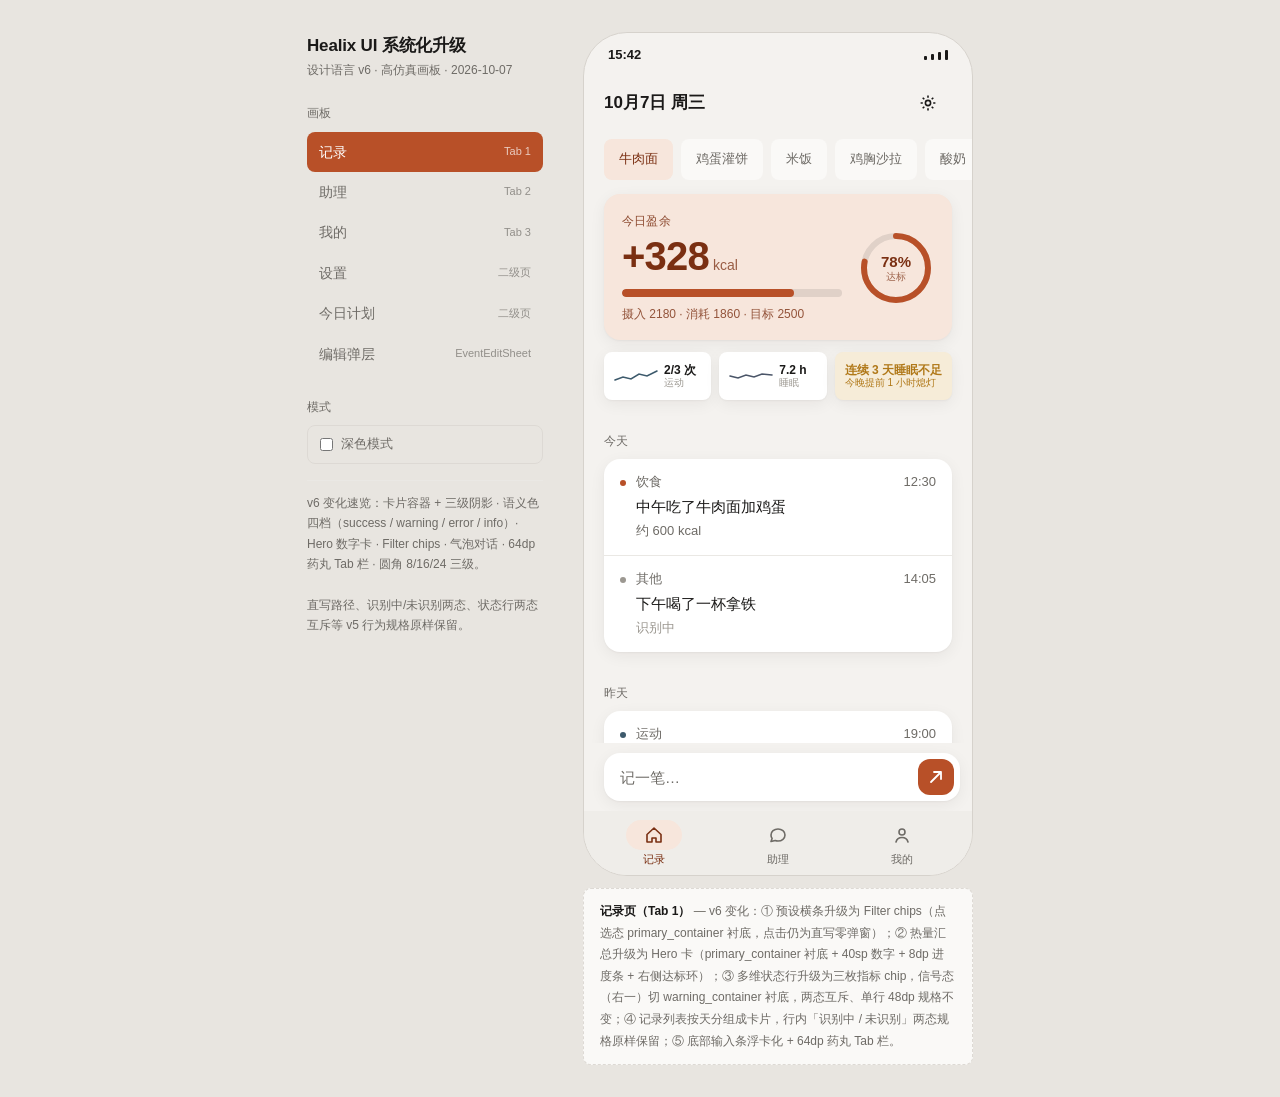
<file: docs/prototypes/UI-升级方案高仿真-v6.html>
<!DOCTYPE html>
<html lang="zh-CN" data-theme="light">
<head>
<meta charset="UTF-8">
<meta name="viewport" content="width=device-width, initial-scale=1">
<title>Healix UI 系统化升级 v6 · 高仿真画板</title>
<style>
/* ============================================================
   Healix Design Tokens v6 —— 大幅升级版
   依据：docs/v8/UI系统化升级方案-v6-2026-10-07.md
   主色专注操作 / 语义色表达情绪 / 卡片三级阴影 / 圆角 8-16-24
   ============================================================ */
:root{
  --primary:#B85028; --on_primary:#FFFFFF;
  --primary_container:#F7E6DC; --on_primary_container:#7A2F12;
  --secondary:#3D5A6C; --secondary_container:#E2EAEE;
  --tertiary:#6B5B7B;
  --success:#4A7C59; --success_container:#E4EEE6;
  --warning:#B07818; --warning_container:#F6ECD8;
  --error:#A63D40;  --error_container:#F5E2E2;
  --bg:#F4F2EF; --surface:#FFFFFF; --surface_variant:#FAF9F7; --surface_container:#EFEDE9;
  --text_1:#1A1918; --text_2:#6E6B66; --text_3:#9C9891;
  --outline:#DDD9D4; --outline_variant:#EAE8E4; --press:#F2F1EE;
  --dot_meal:#B85028; --dot_exercise:#3D5A6C; --dot_body:#6B5B7B;
  --dot_sleep:#4A5568; --dot_illness:#A63D40; --dot_other:#9C9891;
  --r_sm:8px; --r_md:16px; --r_lg:24px;
  --elev_1:0 1px 2px rgba(26,25,24,.04), 0 4px 16px rgba(26,25,24,.06);
  --elev_2:0 2px 6px rgba(26,25,24,.06), 0 12px 32px rgba(26,25,24,.10);
  --elev_3:0 -8px 32px rgba(26,25,24,.12);
  --dur_fast:150ms; --dur_normal:240ms; --dur_slow:400ms;
  --ease:cubic-bezier(.2,0,0,1); --spring:cubic-bezier(.34,1.56,.64,1);
  --shell_bg:#E8E5E0; --shell_line:#D6D2CC; --panel_text:#1A1918;
}
[data-theme="dark"]{
  --primary:#D4703F; --on_primary:#131211;
  --primary_container:#4A2413; --on_primary_container:#F7D9C9;
  --secondary:#7FA3B8; --secondary_container:#24343E;
  --tertiary:#9B8BAB;
  --success:#6E9E7C; --success_container:#1F3526;
  --warning:#D9A344; --warning_container:#3A2E14;
  --error:#C4565A;  --error_container:#3B1F20;
  --bg:#121110; --surface:#1C1B1A; --surface_variant:#242220; --surface_container:#2A2826;
  --text_1:#F2F0ED; --text_2:#A09C95; --text_3:#6E6A64;
  --outline:#3A3735; --outline_variant:#2E2C2A; --press:#252321;
  --dot_meal:#D4703F; --dot_exercise:#5C7C8F; --dot_body:#8B7C9A;
  --dot_sleep:#6C7683; --dot_illness:#C4565A; --dot_other:#6E6A64;
  --elev_1:0 1px 2px rgba(0,0,0,.20), 0 4px 16px rgba(0,0,0,.24);
  --elev_2:0 2px 6px rgba(0,0,0,.24), 0 12px 32px rgba(0,0,0,.32);
  --elev_3:0 -8px 32px rgba(0,0,0,.40);
  --shell_bg:#0A0A09; --shell_line:#2A2826;
}

*{box-sizing:border-box;margin:0;padding:0;-webkit-tap-highlight-color:transparent}
body{
  font-family:-apple-system,"PingFang SC","HarmonyOS Sans SC","Noto Sans CJK SC","Microsoft YaHei",sans-serif;
  background:var(--shell_bg); color:var(--panel_text);
  display:flex; gap:40px; justify-content:center; align-items:flex-start;
  padding:32px; min-height:100vh; font-size:14px; line-height:1.6;
}

/* ---------- 原型外壳（非产品 UI） ---------- */
.panel{width:236px;flex-shrink:0;position:sticky;top:32px}
.panel h1{font-size:17px;font-weight:600;letter-spacing:-0.01em}
.panel .sub{font-size:12px;color:var(--text_2);margin-top:2px}
.panel .sec{font-size:12px;color:var(--text_2);margin:24px 0 8px;letter-spacing:.04em}
.navlist{list-style:none}
.navlist li{
  padding:9px 12px;border-radius:var(--r_sm);cursor:pointer;font-size:14px;
  color:var(--text_2);transition:background var(--dur_fast) var(--ease);
  display:flex;justify-content:space-between;align-items:center;
}
.navlist li:hover{background:var(--press)}
.navlist li.on{background:var(--primary);color:var(--on_primary);font-weight:500}
[data-theme="dark"] .navlist li.on{color:#131211}
.navlist li .tag{font-size:11px;opacity:.7}
.toggle{
  display:flex;align-items:center;gap:8px;padding:8px 12px;cursor:pointer;
  font-size:13px;color:var(--text_2);border:1px solid var(--outline);
  border-radius:var(--r_sm);margin-bottom:8px;
}
.toggle input{accent-color:var(--primary)}
.hint{font-size:12px;color:var(--text_2);line-height:1.7;margin-top:16px;
  border-top:1px solid var(--outline_variant);padding-top:12px}

/* ---------- 画板说明（在手机框外、画板下方） ---------- */
.caption-note{
  width:390px;flex-shrink:0;margin-top:12px;font-size:12px;color:var(--text_2);
  line-height:1.8;padding:12px 16px;border:1px dashed var(--outline);
  border-radius:var(--r_sm);background:var(--surface_variant);
}
.caption-note b{color:var(--text_1);font-weight:600}
[data-theme="dark"] .caption-note{background:var(--surface)}

/* ---------- 设备外壳 ---------- */
.device{
  width:390px;height:844px;flex-shrink:0;background:var(--bg);
  border:1px solid var(--shell_line);border-radius:44px;overflow:hidden;
  display:flex;flex-direction:column;position:relative;
}
.colwrap{display:flex;flex-direction:column}
.statusbar{
  height:44px;flex-shrink:0;display:flex;align-items:center;justify-content:space-between;
  padding:0 24px;font-size:13px;color:var(--text_1);font-weight:600;
}
.statusbar .dots{display:flex;gap:4px;align-items:flex-end;height:10px}
.statusbar .dots i{width:3px;background:var(--text_1);border-radius:1px;display:block}
.statusbar .dots i:nth-child(1){height:4px}
.statusbar .dots i:nth-child(2){height:6px}
.statusbar .dots i:nth-child(3){height:8px}
.statusbar .dots i:nth-child(4){height:10px}

.screen{flex:1;display:none;flex-direction:column;min-height:0}
.screen.on{display:flex;animation:fadein var(--dur_normal) var(--ease)}
@keyframes fadein{from{opacity:0;transform:translateY(4px)}to{opacity:1;transform:none}}

/* ---------- 通用 ---------- */
.appbar{
  height:52px;flex-shrink:0;display:flex;align-items:center;justify-content:space-between;
  padding:0 20px;font-size:17px;font-weight:600;color:var(--text_1);
}
.appbar .iconbtn{
  width:48px;height:48px;display:flex;align-items:center;justify-content:center;
  border:none;background:none;cursor:pointer;color:var(--text_1);margin-left:-14px;
}
.iconbtn svg{display:block}
.appbar .right{font-size:13px;font-weight:400;color:var(--text_2)}
.body{flex:1;overflow-y:auto;min-height:0}
.body::-webkit-scrollbar{width:0}
.p20{padding:0 20px}
.grouptitle{font-size:12px;font-weight:500;color:var(--text_2);
  letter-spacing:.02em;padding:20px 20px 8px}

/* ---------- v6 卡片 ---------- */
.card{
  background:var(--surface);border-radius:var(--r_md);box-shadow:var(--elev_1);
  margin:0 20px 12px;overflow:hidden;
}
.card.plain{box-shadow:none;border:1px solid var(--outline_variant)}
.card-pad{padding:16px}
.card:active{box-shadow:var(--elev_2)}

/* ---------- v6 按钮 ---------- */
.btn-primary{
  height:52px;border-radius:var(--r_md);background:var(--primary);color:var(--on_primary);
  border:none;font-size:15px;font-weight:600;cursor:pointer;font-family:inherit;
  padding:0 24px;transition:filter var(--dur_fast) var(--ease),transform var(--dur_fast) var(--ease);
  width:100%;
}
.btn-primary:active{filter:brightness(.94);transform:scale(.985)}
[data-theme="dark"] .btn-primary{color:#131211}
.btn-tonal{
  height:48px;border-radius:var(--r_md);background:var(--secondary_container);color:var(--secondary);
  border:none;font-size:15px;font-weight:600;cursor:pointer;font-family:inherit;width:100%;
  transition:filter var(--dur_fast) var(--ease);
}
.btn-tonal:active{filter:brightness(.96)}
[data-theme="dark"] .btn-tonal{color:#A9C4D3}
.btn-text{
  border:none;background:none;color:var(--primary);font-size:13px;font-weight:600;
  cursor:pointer;font-family:inherit;padding:12px;min-height:48px;
}

/* ---------- chips ---------- */
.chiprow{display:flex;gap:8px;overflow-x:auto;padding:10px 20px;flex-shrink:0}
.chiprow::-webkit-scrollbar{height:0}
.chip{
  font-size:13px;color:var(--text_2);white-space:nowrap;cursor:pointer;
  padding:9px 14px;min-height:36px;display:flex;align-items:center;
  background:var(--surface_variant);border-radius:var(--r_sm);border:1px solid transparent;
  transition:background var(--dur_fast) var(--ease),color var(--dur_fast) var(--ease);
}
.chip.on{background:var(--primary_container);color:var(--on_primary_container);font-weight:500}
[data-theme="dark"] .chip.on{color:#F7D9C9}
.chip:active{transform:scale(.97)}

/* ---------- 记录页 Hero 卡 ---------- */
.hero{
  margin:4px 20px 12px;border-radius:var(--r_md);padding:18px 18px 16px;
  background:var(--primary_container);box-shadow:var(--elev_1);
  display:flex;align-items:center;gap:16px;
}
[data-theme="dark"] .hero{box-shadow:none;border:1px solid var(--outline_variant)}
.hero .col{flex:1;min-width:0}
.hero .label{font-size:12px;font-weight:500;color:var(--on_primary_container);opacity:.85;letter-spacing:.02em}
.hero .num{font-size:40px;font-weight:600;color:var(--on_primary_container);
  letter-spacing:-0.02em;line-height:1.15;margin:2px 0 10px}
.hero .num span{font-size:14px;font-weight:400;letter-spacing:0;margin-left:4px;opacity:.75}
.hero .bar{height:8px;border-radius:4px;background:rgba(26,25,24,.10);overflow:hidden}
[data-theme="dark"] .hero .bar{background:rgba(255,255,255,.14)}
.hero .bar i{display:block;height:100%;width:78%;border-radius:4px;background:var(--primary);
  transition:width var(--dur_slow) var(--ease)}
.hero .sub{font-size:12px;color:var(--on_primary_container);opacity:.8;margin-top:8px}
.ring{width:76px;height:76px;flex-shrink:0;position:relative}
.ring svg{transform:rotate(-90deg)}
.ring .txt{position:absolute;inset:0;display:flex;flex-direction:column;align-items:center;justify-content:center;
  font-size:15px;font-weight:600;color:var(--on_primary_container);line-height:1.1}
.ring .txt small{font-size:10px;font-weight:500;opacity:.7}

/* ---------- 多维指标行（两态互斥，恒 48dp） ---------- */
.metrics{display:flex;gap:8px;padding:0 20px 12px;flex-shrink:0}
.metric{
  flex:1;display:flex;align-items:center;gap:6px;height:48px;padding:0 10px;
  background:var(--surface);border-radius:var(--r_sm);box-shadow:var(--elev_1);cursor:pointer;
}
[data-theme="dark"] .metric{box-shadow:none;border:1px solid var(--outline_variant)}
.metric:active{background:var(--press)}
.metric .mv{font-size:12px;font-weight:600;color:var(--text_1);line-height:1.2;white-space:nowrap}
.metric .mk{font-size:10px;color:var(--text_3);line-height:1.2;white-space:nowrap}
.metric svg{flex-shrink:0}
.metric.warn{background:var(--warning_container)}
.metric.warn .mv,.metric.warn .mk{color:var(--warning)}

/* ---------- 记录列表项 ---------- */
.item{padding:13px 16px;display:flex;gap:10px;cursor:pointer;
  transition:background var(--dur_fast) var(--ease)}
.item:active{background:var(--press)}
.item + .item{border-top:1px solid var(--outline_variant)}
.item .dot{width:6px;height:6px;border-radius:3px;margin-top:8px;flex-shrink:0}
.item .bodycol{flex:1;min-width:0}
.item .meta{font-size:13px;color:var(--text_2);display:flex;justify-content:space-between;gap:8px}
.item .main{font-size:15px;color:var(--text_1);margin-top:2px;
  display:-webkit-box;-webkit-line-clamp:2;-webkit-box-orient:vertical;overflow:hidden}
.item .sum{font-size:13px;color:var(--text_2);margin-top:2px}
.item .pending{font-size:13px;color:var(--text_3);margin-top:2px}
.item .pending.retry{color:var(--text_2);text-decoration:underline;
  text-underline-offset:3px;text-decoration-thickness:1px}

/* ---------- 底部：输入条 + Tab 导航 ---------- */
.inputbar{
  flex-shrink:0;padding:10px 12px 10px 20px;background:transparent;
}
.inputbar .field{
  height:48px;background:var(--surface);border-radius:var(--r_md);box-shadow:var(--elev_1);
  display:flex;align-items:center;padding:0 6px 0 16px;gap:8px;
}
[data-theme="dark"] .inputbar .field{border:1px solid var(--outline_variant)}
.inputbar input{
  flex:1;border:none;outline:none;background:none;font-size:15px;font-family:inherit;
  color:var(--text_1);caret-color:var(--primary);min-width:0;
}
.inputbar input::placeholder{color:var(--text_2)}
.sendbtn{
  width:36px;height:36px;border:none;border-radius:12px;background:var(--primary);
  color:var(--on_primary);cursor:pointer;display:flex;align-items:center;justify-content:center;
  flex-shrink:0;transition:filter var(--dur_fast) var(--ease);
}
.sendbtn:active{filter:brightness(.92)}
[data-theme="dark"] .sendbtn{color:#131211}

.tabbar{
  height:64px;flex-shrink:0;background:var(--surface_container);
  display:flex;align-items:stretch;padding:0 8px;
}
[data-theme="dark"] .tabbar{border-top:1px solid var(--outline_variant)}
.tab{
  flex:1;border:none;background:none;cursor:pointer;font-family:inherit;
  display:flex;flex-direction:column;align-items:center;justify-content:center;gap:2px;
  color:var(--text_2);font-size:11px;font-weight:500;
}
.tab .pill{
  width:56px;height:30px;border-radius:15px;display:flex;align-items:center;justify-content:center;
  transition:background var(--dur_fast) var(--ease);
}
.tab.on{color:var(--on_primary_container)}
[data-theme="dark"] .tab.on{color:#F7D9C9}
.tab.on .pill{background:var(--primary_container)}

/* ---------- 设置行 ---------- */
.row{
  min-height:56px;display:flex;align-items:center;justify-content:space-between;
  padding:0 16px;font-size:15px;color:var(--text_1);cursor:pointer;
  transition:background var(--dur_fast) var(--ease);
}
.row:active{background:var(--press)}
.row .val{font-size:15px;color:var(--text_2);display:flex;align-items:center;gap:6px}
.row .val svg{color:var(--text_3)}

/* ---------- 助理页（v6 气泡） ---------- */
.chat{padding:12px 20px 8px;display:flex;flex-direction:column;gap:12px}
.msg{max-width:82%;padding:12px 14px;font-size:15px;line-height:1.6;color:var(--text_1);
  box-shadow:var(--elev_1);animation:fadein var(--dur_slow) var(--ease)}
[data-theme="dark"] .msg{box-shadow:none;border:1px solid var(--outline_variant)}
.msg.ai{align-self:flex-start;background:var(--surface);border-radius:4px 16px 16px 16px}
.msg.me{align-self:flex-end;background:var(--primary_container);color:var(--on_primary_container);
  border-radius:16px 4px 16px 16px}
[data-theme="dark"] .msg.me{color:#F7D9C9}
.toolline{
  align-self:flex-start;display:flex;gap:10px;padding:10px 14px;max-width:82%;
  background:var(--surface_variant);border-radius:var(--r_sm);
  border-left:2px solid var(--primary);font-size:13px;color:var(--text_2);
}
.toolline .st{color:var(--text_3)}
.stamp{align-self:flex-end;font-size:12px;color:var(--text_3);margin-top:-6px}
.disclaim{font-size:12px;color:var(--text_3);text-align:center;padding:4px 20px 8px;flex-shrink:0}

/* ---------- 我的页 ---------- */
.profile{margin:4px 20px 12px;border-radius:var(--r_md);padding:18px;
  background:var(--surface);box-shadow:var(--elev_1);display:flex;align-items:center;gap:14px}
.avatar{width:56px;height:56px;border-radius:28px;background:var(--primary_container);
  color:var(--on_primary_container);display:flex;align-items:center;justify-content:center;
  font-size:20px;font-weight:600;flex-shrink:0}
[data-theme="dark"] .avatar{color:#F7D9C9}
.profile .name{font-size:17px;font-weight:600;color:var(--text_1)}
.profile .meta{font-size:12px;color:var(--text_2);margin-top:2px}
.streak{margin-left:auto;text-align:center;padding:8px 12px;border-radius:var(--r_sm);
  background:var(--success_container);color:var(--success)}
.streak b{display:block;font-size:20px;font-weight:700;line-height:1.1}
.streak span{font-size:10px;font-weight:500}
.goalgrid{display:grid;grid-template-columns:1fr 1fr;gap:10px;margin:0 20px 12px}
.gcard{background:var(--surface);border-radius:var(--r_md);box-shadow:var(--elev_1);padding:14px}
[data-theme="dark"] .gcard{border:1px solid var(--outline_variant)}
.gcard .gt{font-size:12px;color:var(--text_2);display:flex;justify-content:space-between;align-items:center}
.gcard .gv{font-size:20px;font-weight:600;color:var(--text_1);margin:4px 0 8px}
.gcard .gv span{font-size:12px;font-weight:400;color:var(--text_2)}
.gbar{height:6px;border-radius:3px;background:var(--surface_container);overflow:hidden}
.gbar i{display:block;height:100%;border-radius:3px}
.gbar .ok{background:var(--success)} .gbar .go{background:var(--primary)}
.gbar .mid{background:var(--secondary)}

/* ---------- 弹层（EventEditSheet v6） ---------- */
.scrim{position:absolute;inset:0;background:rgba(0,0,0,.32);z-index:5;display:none}
.scrim.on{display:block;animation:fadein var(--dur_normal) var(--ease)}
.sheet{
  position:absolute;left:0;right:0;bottom:0;z-index:6;display:none;
  background:var(--surface);border-radius:var(--r_lg) var(--r_lg) 0 0;
  box-shadow:var(--elev_3);padding:8px 20px 24px;
}
.sheet.on{display:block;animation:sheetup var(--dur_normal) var(--ease)}
@keyframes sheetup{from{transform:translateY(60px);opacity:.6}to{transform:none;opacity:1}}
.handle{width:36px;height:4px;border-radius:2px;background:var(--outline);margin:6px auto 14px}
.sheet h3{font-size:17px;font-weight:600;margin-bottom:10px}
.frow{display:flex;align-items:center;justify-content:space-between;min-height:52px;
  border-bottom:1px solid var(--outline_variant);font-size:13px;color:var(--text_2)}
.frow:last-of-type{border-bottom:none}
.frow .fv{font-size:15px;color:var(--text_1)}
.sheet .actions{display:flex;align-items:center;justify-content:flex-end;gap:8px;margin-top:14px}
.sheet .actions .btn-primary{width:auto;padding:0 28px;height:48px;font-size:14px}
.src{font-size:12px;color:var(--text_3);margin:6px 0 4px}

/* ---------- 计划页时间轴 ---------- */
.tl{margin:4px 20px 0;position:relative;padding-left:24px}
.tl::before{content:"";position:absolute;left:7px;top:8px;bottom:8px;width:1.5px;
  background:var(--outline_variant);border-radius:1px}
.tl-item{position:relative;margin-bottom:10px;background:var(--surface);border-radius:var(--r_md);
  box-shadow:var(--elev_1);padding:14px 16px;cursor:pointer}
.tl-item:active{box-shadow:var(--elev_2)}
.tl-item::before{content:"";position:absolute;left:-21px;top:20px;width:8px;height:8px;
  border-radius:4px;background:var(--primary);box-shadow:0 0 0 3px var(--bg)}
.tl-item .tt{font-size:15px;font-weight:600;color:var(--text_1);display:flex;justify-content:space-between}
.tl-item .tt time{font-size:13px;font-weight:400;color:var(--text_2)}
.tl-item .td{font-size:13px;color:var(--text_2);margin-top:3px;line-height:1.55}
.tl-item .act{margin-top:8px;border-top:1px solid var(--outline_variant);padding-top:6px;
  display:flex;justify-content:flex-end}
.hintline{margin:12px 20px 0;font-size:13px;color:var(--text_2);
  background:var(--secondary_container);border-radius:var(--r_sm);padding:10px 14px}
.foot-note{font-size:12px;color:var(--text_3);text-align:center;padding:14px 20px}

/* 分段 Tab */
.segtabs{display:flex;gap:24px;padding:0 20px;border-bottom:1px solid var(--outline_variant);flex-shrink:0}
.segtab{padding:10px 0 9px;font-size:13px;color:var(--text_2);cursor:pointer;position:relative}
.segtab.on{color:var(--text_1);font-weight:600}
.segtab.on::after{content:"";position:absolute;left:0;right:0;bottom:-1px;height:2px;
  border-radius:1px;background:var(--primary)}
</style>
</head>
<body>

<!-- ================= 外壳导航（非产品 UI） ================= -->
<div class="panel">
  <h1>Healix UI 系统化升级</h1>
  <div class="sub">设计语言 v6 · 高仿真画板 · 2026-10-07</div>
  <div class="sec">画板</div>
  <ul class="navlist" id="nav">
    <li data-s="home" class="on">记录 <span class="tag">Tab 1</span></li>
    <li data-s="assistant">助理 <span class="tag">Tab 2</span></li>
    <li data-s="mine">我的 <span class="tag">Tab 3</span></li>
    <li data-s="settings">设置 <span class="tag">二级页</span></li>
    <li data-s="plan">今日计划 <span class="tag">二级页</span></li>
    <li data-s="sheet">编辑弹层 <span class="tag">EventEditSheet</span></li>
  </ul>
  <div class="sec">模式</div>
  <label class="toggle"><input type="checkbox" id="dark">深色模式</label>
  <div class="hint">
    v6 变化速览：卡片容器 + 三级阴影 · 语义色四档（success / warning / error / info）·
    Hero 数字卡 · Filter chips · 气泡对话 · 64dp 药丸 Tab 栏 · 圆角 8/16/24 三级。<br><br>
    直写路径、识别中/未识别两态、状态行两态互斥等 v5 行为规格原样保留。
  </div>
</div>

<div class="colwrap">
<div class="device">
  <div class="statusbar"><span>15:42</span><span class="dots"><i></i><i></i><i></i><i></i></span></div>

  <!-- ================= 记录页 ================= -->
  <div class="screen on" id="s-home">
    <div class="appbar"><span>10月7日 周三</span><button class="iconbtn" title="设置">
      <svg width="20" height="20" viewBox="0 0 20 20" fill="none" stroke="currentColor" stroke-width="1.6"><circle cx="10" cy="10" r="2.6"/><path d="M10 2.6v2.2M10 15.2v2.2M2.6 10h2.2M15.2 10h2.2M4.7 4.7l1.6 1.6M13.7 13.7l1.6 1.6M15.3 4.7l-1.6 1.6M6.3 13.7l-1.6 1.6"/></svg>
    </button></div>
    <div class="body">
      <div class="chiprow">
        <span class="chip on">牛肉面</span><span class="chip">鸡蛋灌饼</span><span class="chip">米饭</span><span class="chip">鸡胸沙拉</span><span class="chip">酸奶</span>
      </div>
      <div class="hero">
        <div class="col">
          <div class="label">今日盈余</div>
          <div class="num">+328<span>kcal</span></div>
          <div class="bar"><i></i></div>
          <div class="sub">摄入 2180 · 消耗 1860 · 目标 2500</div>
        </div>
        <div class="ring">
          <svg width="76" height="76" viewBox="0 0 76 76">
            <circle cx="38" cy="38" r="32" fill="none" stroke="rgba(26,25,24,.10)" stroke-width="6"/>
            <circle cx="38" cy="38" r="32" fill="none" stroke="var(--primary)" stroke-width="6"
              stroke-linecap="round" stroke-dasharray="201 201" stroke-dashoffset="44"/>
          </svg>
          <div class="txt">78%<small>达标</small></div>
        </div>
      </div>
      <div class="metrics">
        <div class="metric"><svg width="44" height="16" viewBox="0 0 44 16"><polyline points="1,12 9,9 17,11 25,6 33,8 43,3" fill="none" stroke="var(--secondary)" stroke-width="1.6" stroke-linecap="round"/></svg><div><div class="mv">2/3 次</div><div class="mk">运动</div></div></div>
        <div class="metric"><svg width="44" height="16" viewBox="0 0 44 16"><polyline points="1,8 9,10 17,7 25,9 33,6 43,7" fill="none" stroke="var(--dot_sleep)" stroke-width="1.6" stroke-linecap="round"/></svg><div><div class="mv">7.2 h</div><div class="mk">睡眠</div></div></div>
        <div class="metric warn"><div><div class="mv">连续 3 天睡眠不足</div><div class="mk">今晚提前 1 小时熄灯</div></div></div>
      </div>
      <div class="grouptitle">今天</div>
      <div class="card">
        <div class="item">
          <span class="dot" style="background:var(--dot_meal)"></span>
          <div class="bodycol">
            <div class="meta"><span>饮食</span><span>12:30</span></div>
            <div class="main">中午吃了牛肉面加鸡蛋</div>
            <div class="sum">约 600 kcal</div>
          </div>
        </div>
        <div class="item">
          <span class="dot" style="background:var(--dot_other)"></span>
          <div class="bodycol">
            <div class="meta"><span>其他</span><span>14:05</span></div>
            <div class="main">下午喝了一杯拿铁</div>
            <div class="pending">识别中</div>
          </div>
        </div>
      </div>
      <div class="grouptitle">昨天</div>
      <div class="card">
        <div class="item">
          <span class="dot" style="background:var(--dot_exercise)"></span>
          <div class="bodycol">
            <div class="meta"><span>运动</span><span>19:00</span></div>
            <div class="main">晚上跑了五公里</div>
            <div class="sum">约 300 kcal · 5 公里</div>
          </div>
        </div>
        <div class="item">
          <span class="dot" style="background:var(--dot_meal)"></span>
          <div class="bodycol">
            <div class="meta"><span>饮食</span><span>18:20</span></div>
            <div class="main">晚饭吃了鸡胸沙拉</div>
            <div class="pending retry">未识别 · 点此补充</div>
          </div>
        </div>
      </div>
      <div style="height:12px"></div>
    </div>
    <div class="inputbar"><div class="field">
      <input placeholder="记一笔…">
      <button class="sendbtn"><svg width="16" height="16" viewBox="0 0 16 16" fill="none" stroke="currentColor" stroke-width="1.8" stroke-linecap="round" stroke-linejoin="round"><path d="M3 13L13 3M6 3h7v7"/></svg></button>
    </div></div>
    <div class="tabbar" id="tabbar">
      <button class="tab on"><span class="pill"><svg width="20" height="20" viewBox="0 0 20 20" fill="none" stroke="currentColor" stroke-width="1.6" stroke-linecap="round" stroke-linejoin="round"><path d="M3 9.5L10 3l7 6.5V17h-5v-4h-4v4H3z"/></svg></span>记录</button>
      <button class="tab"><span class="pill"><svg width="20" height="20" viewBox="0 0 20 20" fill="none" stroke="currentColor" stroke-width="1.6" stroke-linecap="round" stroke-linejoin="round"><path d="M17 10c0 3.5-3.1 6-7 6-1 0-2-.2-2.8-.5L3 16.5l1.1-3A5.6 5.6 0 013 10c0-3.5 3.1-6 7-6s7 2.5 7 6z"/></svg></span>助理</button>
      <button class="tab"><span class="pill"><svg width="20" height="20" viewBox="0 0 20 20" fill="none" stroke="currentColor" stroke-width="1.6" stroke-linecap="round" stroke-linejoin="round"><circle cx="10" cy="7" r="3"/><path d="M4 17c.8-3 3-4.5 6-4.5s5.2 1.5 6 4.5"/></svg></span>我的</button>
    </div>
  </div>

  <!-- ================= 助理页 ================= -->
  <div class="screen" id="s-assistant">
    <div class="appbar"><span>助理</span><span class="right">今天</span></div>
    <div class="body">
      <div class="chat">
        <div class="msg ai">已摄入 1200 / 目标 2500，还差 1300。晚饭建议吃牛肉炒饭（牛肉 150g + 米饭 200g + 鸡蛋），约 650 kcal。</div>
        <div class="msg me">我中午吃了牛肉面</div>
        <div class="toolline"><span>已记录 饮食 · 约 600 kcal</span><span class="st">完成</span></div>
        <div class="msg ai">还差 700。晚饭可以吃少一点，睡前加一份蛋白粉补上。</div>
        <div class="msg me">帮我把昨晚的睡眠补上，睡了六个半小时</div>
        <div class="toolline"><span>已记录 睡眠 · 6.5 小时 · 昨晚</span><span class="st">待确认</span></div>
        <div class="msg ai">好的，已按 23:30 就寝倒推。连续 3 天睡眠不足，今晚建议提前 1 小时熄灯。</div>
        <div class="stamp">15:42</div>
      </div>
    </div>
    <div class="disclaim">估算值，非医疗建议</div>
    <div class="inputbar"><div class="field">
      <input placeholder="问问助理…">
      <button class="sendbtn"><svg width="16" height="16" viewBox="0 0 16 16" fill="none" stroke="currentColor" stroke-width="1.8" stroke-linecap="round" stroke-linejoin="round"><path d="M3 13L13 3M6 3h7v7"/></svg></button>
    </div></div>
    <div class="tabbar">
      <button class="tab"><span class="pill"><svg width="20" height="20" viewBox="0 0 20 20" fill="none" stroke="currentColor" stroke-width="1.6" stroke-linecap="round" stroke-linejoin="round"><path d="M3 9.5L10 3l7 6.5V17h-5v-4h-4v4H3z"/></svg></span>记录</button>
      <button class="tab on"><span class="pill"><svg width="20" height="20" viewBox="0 0 20 20" fill="none" stroke="currentColor" stroke-width="1.6" stroke-linecap="round" stroke-linejoin="round"><path d="M17 10c0 3.5-3.1 6-7 6-1 0-2-.2-2.8-.5L3 16.5l1.1-3A5.6 5.6 0 013 10c0-3.5 3.1-6 7-6s7 2.5 7 6z"/></svg></span>助理</button>
      <button class="tab"><span class="pill"><svg width="20" height="20" viewBox="0 0 20 20" fill="none" stroke="currentColor" stroke-width="1.6" stroke-linecap="round" stroke-linejoin="round"><circle cx="10" cy="7" r="3"/><path d="M4 17c.8-3 3-4.5 6-4.5s5.2 1.5 6 4.5"/></svg></span>我的</button>
    </div>
  </div>

  <!-- ================= 我的页 ================= -->
  <div class="screen" id="s-mine">
    <div class="appbar"><span>我的</span><span class="right">编辑</span></div>
    <div class="body">
      <div class="profile">
        <div class="avatar">H</div>
        <div>
          <div class="name">Healix 用户</div>
          <div class="meta">71.5 kg · 增重目标 62.0 kg*</div>
        </div>
        <div class="streak"><b>7</b><span>连续达标</span></div>
      </div>
      <div class="goalgrid">
        <div class="gcard">
          <div class="gt"><span>体重</span><svg width="12" height="12" viewBox="0 0 12 12" fill="none" stroke="var(--text_3)" stroke-width="1.6"><path d="M4 2l4 4-4 4"/></svg></div>
          <div class="gv">71.5 <span>kg</span></div>
          <div class="gbar"><i class="go" style="width:34%"></i></div>
        </div>
        <div class="gcard">
          <div class="gt"><span>运动</span><svg width="12" height="12" viewBox="0 0 12 12" fill="none" stroke="var(--text_3)" stroke-width="1.6"><path d="M4 2l4 4-4 4"/></svg></div>
          <div class="gv">2/3 <span>次 · 96 分钟</span></div>
          <div class="gbar"><i class="mid" style="width:66%"></i></div>
        </div>
        <div class="gcard">
          <div class="gt"><span>睡眠</span><svg width="12" height="12" viewBox="0 0 12 12" fill="none" stroke="var(--text_3)" stroke-width="1.6"><path d="M4 2l4 4-4 4"/></svg></div>
          <div class="gv">6.4 <span>h 均值</span></div>
          <div class="gbar"><i class="mid" style="width:85%"></i></div>
        </div>
        <div class="gcard">
          <div class="gt"><span>饮水</span><svg width="12" height="12" viewBox="0 0 12 12" fill="none" stroke="var(--text_3)" stroke-width="1.6"><path d="M4 2l4 4-4 4"/></svg></div>
          <div class="gv">1700 <span>ml 达标</span></div>
          <div class="gbar"><i class="ok" style="width:100%"></i></div>
        </div>
      </div>
      <div class="grouptitle">目标与提醒</div>
      <div class="card">
        <div class="row"><span>主目标</span><span class="val">增重 <svg width="14" height="14" viewBox="0 0 14 14" fill="none" stroke="currentColor" stroke-width="1.6"><path d="M5 3l4 4-4 4"/></svg></span></div>
        <div class="row"><span>每周训练</span><span class="val">3 次 / 150 分钟 <svg width="14" height="14" viewBox="0 0 14 14" fill="none" stroke="currentColor" stroke-width="1.6"><path d="M5 3l4 4-4 4"/></svg></span></div>
        <div class="row"><span>提醒</span><span class="val">3 项 <svg width="14" height="14" viewBox="0 0 14 14" fill="none" stroke="currentColor" stroke-width="1.6"><path d="M5 3l4 4-4 4"/></svg></span></div>
      </div>
      <div class="grouptitle">数据与隐私</div>
      <div class="card">
        <div class="row"><span>隐私开关</span><span class="val">显示 <svg width="14" height="14" viewBox="0 0 14 14" fill="none" stroke="currentColor" stroke-width="1.6"><path d="M5 3l4 4-4 4"/></svg></span></div>
        <div class="row"><span>导出备份</span><span class="val"><svg width="14" height="14" viewBox="0 0 14 14" fill="none" stroke="currentColor" stroke-width="1.6"><path d="M5 3l4 4-4 4"/></svg></span></div>
      </div>
      <div style="height:12px"></div>
    </div>
    <div class="tabbar">
      <button class="tab"><span class="pill"><svg width="20" height="20" viewBox="0 0 20 20" fill="none" stroke="currentColor" stroke-width="1.6" stroke-linecap="round" stroke-linejoin="round"><path d="M3 9.5L10 3l7 6.5V17h-5v-4h-4v4H3z"/></svg></span>记录</button>
      <button class="tab"><span class="pill"><svg width="20" height="20" viewBox="0 0 20 20" fill="none" stroke="currentColor" stroke-width="1.6" stroke-linecap="round" stroke-linejoin="round"><path d="M17 10c0 3.5-3.1 6-7 6-1 0-2-.2-2.8-.5L3 16.5l1.1-3A5.6 5.6 0 013 10c0-3.5 3.1-6 7-6s7 2.5 7 6z"/></svg></span>助理</button>
      <button class="tab on"><span class="pill"><svg width="20" height="20" viewBox="0 0 20 20" fill="none" stroke="currentColor" stroke-width="1.6" stroke-linecap="round" stroke-linejoin="round"><circle cx="10" cy="7" r="3"/><path d="M4 17c.8-3 3-4.5 6-4.5s5.2 1.5 6 4.5"/></svg></span>我的</button>
    </div>
  </div>

  <!-- ================= 设置（二级页） ================= -->
  <div class="screen" id="s-settings">
    <div class="appbar"><button class="iconbtn"><svg width="20" height="20" viewBox="0 0 20 20" fill="none" stroke="currentColor" stroke-width="1.6" stroke-linecap="round" stroke-linejoin="round"><path d="M12 4l-6 6 6 6"/></svg></button><span>设置</span><span style="width:34px"></span></div>
    <div class="body">
      <div class="grouptitle">模型服务</div>
      <div class="card">
        <div class="row"><span>服务商</span><span class="val">智谱 GLM <svg width="14" height="14" viewBox="0 0 14 14" fill="none" stroke="currentColor" stroke-width="1.6"><path d="M5 3l4 4-4 4"/></svg></span></div>
        <div class="row"><span>接口地址</span><span class="val">https://… <svg width="14" height="14" viewBox="0 0 14 14" fill="none" stroke="currentColor" stroke-width="1.6"><path d="M5 3l4 4-4 4"/></svg></span></div>
        <div class="row"><span>模型名</span><span class="val">glm-4.7-flash <svg width="14" height="14" viewBox="0 0 14 14" fill="none" stroke="currentColor" stroke-width="1.6"><path d="M5 3l4 4-4 4"/></svg></span></div>
        <div class="row"><span>API Key</span><span class="val">•••••••• <svg width="14" height="14" viewBox="0 0 14 14" fill="none" stroke="currentColor" stroke-width="1.6"><path d="M5 3l4 4-4 4"/></svg></span></div>
      </div>
      <div style="margin:4px 20px 6px"><button class="btn-tonal">测试连通性</button></div>
      <div style="margin:0 20px 8px;font-size:13px;color:var(--success)">连通 · 1.2s</div>
      <div class="grouptitle">调用限制</div>
      <div class="card">
        <div class="row"><span>每日调用上限</span><span class="val">20 次</span></div>
        <div class="row"><span>每日对话上限</span><span class="val">15 次</span></div>
        <div class="row"><span>重试次数</span><span class="val">5 次</span></div>
      </div>
      <div class="grouptitle">个人</div>
      <div class="card">
        <div class="row"><span>当前体重</span><span class="val">71.5 kg · 3天前</span></div>
        <div class="row"><span>日界线</span><span class="val">4:00</span></div>
      </div>
      <div class="grouptitle">隐私</div>
      <div class="card">
        <div class="row"><span>隐藏热量数字</span><span class="val">显示</span></div>
        <div class="row"><span>隐藏体重数字</span><span class="val">已隐藏</span></div>
      </div>
      <div style="height:12px"></div>
    </div>
  </div>

  <!-- ================= 今日计划（二级页） ================= -->
  <div class="screen" id="s-plan">
    <div class="appbar"><button class="iconbtn"><svg width="20" height="20" viewBox="0 0 20 20" fill="none" stroke="currentColor" stroke-width="1.6" stroke-linecap="round" stroke-linejoin="round"><path d="M12 4l-6 6 6 6"/></svg></button><span>今日计划</span><span class="right">更新</span></div>
    <div class="segtabs">
      <span class="segtab on">计划</span><span class="segtab">训练</span><span class="segtab">回顾</span>
    </div>
    <div class="body">
      <div class="hintline">今天先补足蛋白，晚上安排一次力量 · 还差 1280 kcal</div>
      <div style="height:14px"></div>
      <div class="tl">
        <div class="tl-item">
          <div class="tt"><span>晚餐：主食 + 蛋白质</span><time>18:30</time></div>
          <div class="td">熟米饭 200g + 鸡胸 150g + 一份绿叶菜<br>约 20 分钟 · 这一顿补上一大半缺口</div>
          <div class="act"><button class="btn-text">记一笔</button></div>
        </div>
        <div class="tl-item">
          <div class="tt"><span>力量训练：上肢</span><time>20:00</time></div>
          <div class="td">哑铃推举 + 划船，约 40 分钟<br>近 7 天仅 2 次训练，今天补上第 3 次</div>
          <div class="act"><button class="btn-text">记一笔</button></div>
        </div>
        <div class="tl-item">
          <div class="tt"><span>加餐：睡前补充</span><time>21:30</time></div>
          <div class="td">蛋白粉 1 勺 + 香蕉 1 根<br>小份好消化，离睡眠还有 1.5 小时</div>
        </div>
        <div class="tl-item">
          <div class="tt"><span>睡：放下手机</span><time>23:00</time></div>
          <div class="td">今晚按目标就寝时间执行<br>近 3 天平均只睡 6.0 小时</div>
        </div>
      </div>
      <div class="foot-note">AI 计划 · 09:30 生成 ｜ 估算值，非医疗建议</div>
    </div>
  </div>

  <!-- ================= 编辑弹层（EventEditSheet v6） ================= -->
  <div class="screen" id="s-sheet" style="position:relative">
    <div class="scrim on"></div>
    <div class="sheet on">
      <div class="handle"></div>
      <h3>编辑记录</h3>
      <div class="src">来自对话</div>
      <div class="frow"><span>类型</span><span class="fv">饮食</span></div>
      <div class="frow"><span>内容</span><span class="fv">中午吃了牛肉面加鸡蛋</span></div>
      <div class="frow"><span>热量</span><span class="fv">600 kcal</span></div>
      <div class="frow"><span>时间</span><span class="fv">今天 12:30</span></div>
      <div class="actions">
        <button class="btn-text">重新识别</button>
        <button class="btn-primary">保存</button>
      </div>
    </div>
  </div>

</div><!-- /device -->

<div class="caption-note" id="cap"></div>
</div>

<script>
const caps = {
  home: "<b>记录页（Tab 1）</b> — v6 变化：① 预设横条升级为 Filter chips（点选态 primary_container 衬底，点击仍为直写零弹窗）；② 热量汇总升级为 Hero 卡（primary_container 衬底 + 40sp 数字 + 8dp 进度条 + 右侧达标环）；③ 多维状态行升级为三枚指标 chip，信号态（右一）切 warning_container 衬底，两态互斥、单行 48dp 规格不变；④ 记录列表按天分组成卡片，行内「识别中 / 未识别」两态规格原样保留；⑤ 底部输入条浮卡化 + 64dp 药丸 Tab 栏。",
  assistant: "<b>助理页（Tab 2）</b> — v6 变化：用户消息 = primary_container 气泡（右上不对称圆角 16/4），助理消息 = surface 卡片气泡；工具反馈 = 2dp primary 竖线 + surface_variant 底，状态后缀「完成 / 待确认」（待确认点开即 EventEditSheet，确认路径与首页直写保持分离）；免责声明常驻底部。",
  mine: "<b>我的页（Tab 3）</b> — v6 新增信息架构：① 个人卡（头像 + 连续达标徽章，达标走 success_container）；② 目标四宫格卡（体重/运动/睡眠/饮水，迷你进度条按语义取色）；③ 设置入口按「目标与提醒 / 数据与隐私」分组卡片化，行高 56dp 不变。",
  settings: "<b>设置（二级页）</b> — v6 变化：分组由通栏行升级为分组卡片；「测试连通性」升级为 Tonal 按钮（secondary_container 底，区别于主按钮的操作层级）；连通结果就地显示（success 色），规格延续 v5。API Key 保持掩码。",
  plan: "<b>今日计划（二级页）</b> — v6 变化：单条时间轴升级为「轴 + 条目卡」（圆点钉在左侧轴上）；「记一笔」仅对 meal/exercise 条目显示（写入口径不变）；顶部提示条升级为 info 衬底（secondary_container）；「更新」按钮触发 AI 重排、打开页面只读缓存的口径不变。",
  sheet: "<b>编辑弹层（EventEditSheet v6）</b> — v6 变化：顶角 8dp 升至 24dp（radius_lg）+ 上投影 elev_3 + 把手加粗至 4dp；「来自对话」来源标注保留；字段行规格与「重新识别 + 保存」操作结构不变。触发点仍为：点记录行编辑 / 对话 propose_log 确认。"
};
const nav = document.getElementById('nav');
const cap = document.getElementById('cap');
nav.addEventListener('click', e => {
  const li = e.target.closest('li'); if (!li) return;
  nav.querySelectorAll('li').forEach(x => x.classList.remove('on'));
  li.classList.add('on');
  document.querySelectorAll('.screen').forEach(s => s.classList.remove('on'));
  document.getElementById('s-' + li.dataset.s).classList.add('on');
  cap.innerHTML = caps[li.dataset.s];
});
cap.innerHTML = caps.home;

/* Tab 栏点击即切换画板（零动画，与 v8 拍板一致） */
const tabMap = {0:'home', 1:'assistant', 2:'mine'};
document.querySelectorAll('.tabbar').forEach(bar => {
  bar.querySelectorAll('.tab').forEach((t, i) => t.addEventListener('click', () => {
    const target = tabMap[i]; if (!target) return;
    nav.querySelector(`li[data-s="${target}"]`).click();
  }));
});

document.getElementById('dark').addEventListener('change', e => {
  document.documentElement.dataset.theme = e.target.checked ? 'dark' : 'light';
});
</script>
</body>
</html>
</file>
<file: styles.css>
/* ============================================================
   Healix 宣传页 · styles.css
   ------------------------------------------------------------
   设计法则直接继承产品本身，不另起一套：
     app/src/main/res/values/colors.xml          (v6 色彩令牌)
     app/src/main/res/values/dimens.xml          (圆角 8/16/24)
     docs/Healix设计规范系统.md                    (五条设计原则)
     docs/prototypes/prototype.html              (组件级视觉基准)

   产品五条原则，本页逐条遵守：
     1 层级只由字号 / 字重 / 灰度决定，全局只有 1 个强调色
     2 不用容器：无卡片、无阴影、无渐变，分区靠留白与 1dp 细线
     3 圆角只有三档：8 / 16 / 24
     4 透明的过程：AI 在做什么必须让用户看见
     5 对齐方向就是信息

   页面主题：单一浅色主题（暖纸底 #F4F2EF）。
   深色模式为显式切换项，使用产品自带深色令牌，不做自动跟随，
   以保证整页主题锁定、不出现中途反色。
   ============================================================ */

*,
*::before,
*::after { box-sizing: border-box; }

html { -webkit-text-size-adjust: 100%; scroll-behavior: smooth; }
@media (prefers-reduced-motion: reduce) { html { scroll-behavior: auto; } }

body { margin: 0; }

/* ---------- 令牌 ---------- */
:root {
  color-scheme: light;

  /* 主色系 */
  --primary: #B85028;
  --primary-press: #A3451F;
  --on-primary: #FFFFFF;
  --primary-container: #F7E6DC;
  --on-primary-container: #7A2F12;
  /* 小字号强调文字专用：--primary(#B85028) 在暖底 #F4F2EF 上只有 4.46，
     不满足 AA 正文字号要求。此值同色系加深，对比度 5.48，可安全用于 13px 文字。
     （#B85028 仍用于按钮底色 #FFFFFF 文字 4.98、进度线、圆点等非文字场景） */
  --primary-text: #A3451F;

  /* 次色系 */
  --secondary: #3D5A6C;
  --secondary-container: #E2EAEE;
  --on-secondary-container: #2A4250;
  --tertiary: #6B5B7B;

  /* 语义色（仅用于真实状态与文字，绝不铺面） */
  --success: #4A7C59;
  --success-text: #467554;      /* 同上，文字用（4.78:1） */
  --success-container: #E4EEE6;
  --on-success-container: #2C4A34;
  --warning: #B07818;
  --warning-text: #8C5E0E;      /* 同上，文字用（5.05:1） */
  --warning-container: #F6ECD8;
  --on-warning-container: #7A5410;
  --error: #A63D40;             /* 5.59:1，文字可直接用 */
  --error-container: #F5E2E2;
  --on-error-container: #6E2729;

  /* 中性色（暖调，不用冷灰） */
  --bg: #F4F2EF;
  --surface: #FFFFFF;
  --surface-variant: #FAF9F7;
  --surface-container: #EFEDE9;
  --text-1: #1A1918;
  --text-2: #6E6B66;
  --text-3: #9C9891;
  --outline: #DDD9D4;
  --outline-variant: #EAE8E4;
  --press: #F2F1EE;

  /* 事件类型标识（6px 低饱和圆点） */
  --dot-meal: #B85028;
  --dot-exercise: #3D5A6C;
  --dot-body: #6B5B7B;
  --dot-sleep: #4A5568;
  --dot-illness: #A63D40;
  --dot-other: #9C9891;

  /* 形状与动效 */
  --r-sm: 8px;
  --r-md: 16px;
  --r-lg: 24px;
  --dur-fast: 150ms;
  --dur-normal: 240ms;
  --dur-slow: 400ms;
  --ease: cubic-bezier(.2, 0, 0, 1);

  --wrap: 1120px;
  --nav-h: 68px;

  --font: "Inter Tight", "Noto Sans SC", -apple-system, BlinkMacSystemFont,
          "PingFang SC", "HarmonyOS Sans SC", "Noto Sans CJK SC",
          "Microsoft YaHei", sans-serif;
}

/* 导航半透明底：不支持 color-mix 时退回实底，绝不留透明 */
@supports not (background: color-mix(in srgb, red 50%, transparent)) {
  .nav { background: var(--bg); }
}

/* 深色模式：产品自带深色令牌，显式切换，不自动跟随 */
html[data-theme="dark"] {
  color-scheme: dark;
  --primary: #D4703F;
  --primary-press: #B85028;
  --on-primary: #131211;
  --primary-container: #3A2318;
  --on-primary-container: #F0C9B4;
  --primary-text: #D4703F;

  --secondary: #5C7C8F;
  --secondary-container: #22323B;
  --on-secondary-container: #C3D6E0;
  --tertiary: #8B7C9A;

  --success: #6E9E7C;
  --success-text: #6E9E7C;
  --success-container: #1E2C22;
  --on-success-container: #B6D6BF;
  --warning: #D2A048;
  --warning-text: #D2A048;
  --warning-container: #33280F;
  --on-warning-container: #EBD3A0;
  --error: #C4565A;
  --error-container: #35191A;
  --on-error-container: #EFBFC0;

  --bg: #131211;
  --surface: #1C1B1A;
  --surface-variant: #201E1D;
  --surface-container: #252321;
  --text-1: #F2F0ED;
  --text-2: #A09C95;
  --text-3: #6E6A64;
  --outline: #3A3735;
  --outline-variant: #2E2C2A;
  --press: #252321;

  --dot-exercise: #5C7C8F;
  --dot-body: #8B7C9A;
  --dot-sleep: #6C7683;
  --dot-illness: #C4565A;
  --dot-other: #6E6A64;
}

/* ---------- 基础排版 ---------- */
body {
  font-family: var(--font);
  background: var(--bg);
  color: var(--text-1);
  font-size: 16px;
  line-height: 1.65;
  font-weight: 400;
  -webkit-font-smoothing: antialiased;
  text-rendering: optimizeLegibility;
  overflow-x: hidden;
}

h1, h2, h3, h4, p, ul, ol, figure, blockquote { margin: 0; }
ul, ol { padding: 0; list-style: none; }
a { color: inherit; text-decoration: none; }
button { font: inherit; color: inherit; background: none; border: 0; cursor: pointer; }
img, svg { display: block; max-width: 100%; }

/* 全局字重只有 400 / 500，与 App 一致 */
h1, h2, h3, strong, b { font-weight: 500; }

h1 {
  font-size: clamp(2.25rem, 5.4vw, 4rem);
  line-height: 1.06;
  letter-spacing: -0.035em;
}
h2 {
  font-size: clamp(1.6rem, 3.2vw, 2.4rem);
  line-height: 1.18;
  letter-spacing: -0.028em;
  /* 避免末行只剩两三个字（孤字），不支持时自然降级为普通换行 */
  text-wrap: balance;
}
h3 {
  font-size: 1.0625rem;
  line-height: 1.4;
  letter-spacing: -0.01em;
}
.lead {
  font-size: 1.0625rem;
  line-height: 1.72;
  color: var(--text-2);
  max-width: 62ch;
}
.small { font-size: 0.8125rem; line-height: 1.6; color: var(--text-2); }
/* 三级灰：text_3 (#9C9891) 对暖底只有 2.57:1，
   达不到 AA 正文要求。按产品「层级只由灰度决定」的本意，
   正文级文字一律用 text_2（4.75:1），text_3 仅保留给
   圆点、描边、占位符等非正文元素与手机样机内部（样机是对产品
   界面的忠实复刻，不套用本页的对比度策略）。
   页面实际只有两级正文灰 + 一级装饰灰。 */
.tiny { font-size: 0.75rem; line-height: 1.55; color: var(--text-2); }

/* 等宽数字，避免计数动画抖动 */
.num-tab { font-variant-numeric: tabular-nums; }

/* ---------- 布局原语 ---------- */
.wrap {
  width: 100%;
  max-width: var(--wrap);
  margin: 0 auto;
  padding: 0 clamp(20px, 4vw, 40px);
}
.section { padding: clamp(72px, 9vw, 128px) 0; }
.section + .section { border-top: 1px solid var(--outline-variant); }
.section-head { margin-bottom: clamp(36px, 5vw, 60px); }
.section-head h2 { margin-bottom: 18px; max-width: 13em; }
/* App 的 grouptitle 设备：12sp text_2 小节标签，全页仅三处 */
.group-title {
  font-size: 0.75rem;
  letter-spacing: 0.06em;
  color: var(--text-2);
  margin-bottom: 14px;
}
.hair { height: 1px; background: var(--outline-variant); }

/* ---------- 阅读进度线（App 的进度线语言） ----------
   用 CSS 滚动驱动动画实现，不挂 scroll 监听，不占主线程。
   不支持的浏览器由 JS 兜底（见 index.html 的 supports 判断）。 */
.readline {
  position: fixed;
  top: 0; left: 0; right: 0;
  height: 2px;
  background: var(--primary);
  transform: scaleX(0);
  transform-origin: 0 50%;
  z-index: 60;
  pointer-events: none;
}
@supports (animation-timeline: scroll()) {
  .readline {
    animation: read-progress linear both;
    animation-timeline: scroll(root block);
  }
}
@keyframes read-progress {
  from { transform: scaleX(0); }
  to { transform: scaleX(1); }
}

/* ---------- 顶部导航 ---------- */
.nav {
  position: sticky;
  top: 0;
  z-index: 50;
  height: var(--nav-h);
  background: color-mix(in srgb, var(--bg) 88%, transparent);
  backdrop-filter: saturate(180%) blur(14px);
  -webkit-backdrop-filter: saturate(180%) blur(14px);
  border-bottom: 1px solid var(--outline-variant);
}
.nav-in {
  height: 100%;
  display: flex;
  align-items: center;
  gap: 28px;
}
.brand {
  display: flex;
  align-items: baseline;
  gap: 10px;
  flex-shrink: 0;
}
.brand-mark {
  font-size: 1.0625rem;
  font-weight: 500;
  letter-spacing: -0.02em;
}
.brand-sub {
  font-size: 0.75rem;
  color: var(--text-2);
}
.nav-links {
  display: flex;
  align-items: center;
  gap: 26px;
  margin-left: auto;
}
.nav-links a {
  font-size: 0.875rem;
  color: var(--text-2);
  transition: color var(--dur-fast) var(--ease);
  white-space: nowrap;
}
.nav-links a:hover { color: var(--text-1); }
.nav-tools { display: flex; align-items: center; gap: 14px; flex-shrink: 0; }

/* ---------- 按钮 ---------- */
.btn {
  display: inline-flex;
  align-items: center;
  justify-content: center;
  height: 48px;
  padding: 0 22px;
  border-radius: var(--r-sm);
  font-size: 0.9375rem;
  font-weight: 500;
  white-space: nowrap;          /* CTA 不允许折行 */
  transition: background var(--dur-fast) var(--ease),
              color var(--dur-fast) var(--ease),
              border-color var(--dur-fast) var(--ease),
              transform var(--dur-fast) var(--ease);
}
.btn:active { transform: scale(.98); }
.btn-primary {
  background: var(--primary);
  color: var(--on-primary);       /* #FFFFFF on #B85028 = 4.98:1 AA */
}
.btn-primary:hover { background: var(--primary-press); }
.btn-ghost {
  border: 1px solid var(--outline);
  color: var(--text-1);
  background: transparent;
}
.btn-ghost:hover { border-color: var(--text-3); background: var(--press); }
.btn-sm { height: 38px; padding: 0 15px; font-size: 0.8125rem; }
.btn-link {
  font-size: 0.875rem;
  color: var(--text-2);
  display: inline-flex;
  align-items: center;
  min-height: 44px;
  transition: color var(--dur-fast) var(--ease);
}
.btn-link:hover { color: var(--primary-text); }

/* ---------- Hero ---------- */
.hero { padding: clamp(44px, 6vw, 76px) 0 clamp(56px, 7vw, 92px); }
.hero-grid {
  display: grid;
  grid-template-columns: minmax(0, 1fr) auto;
  gap: clamp(40px, 6vw, 80px);
  /* 顶对齐：文字块不能因为手机更高而被挤到视口中间 */
  align-items: start;
}
.hero-eyebrow {
  font-size: 0.8125rem;
  color: var(--text-2);
  margin-bottom: 22px;
}
.hero h1 { margin-bottom: 24px; }
.hero h1 .soft { color: var(--text-2); }
.hero-lead {
  font-size: 1.0625rem;
  line-height: 1.75;
  color: var(--text-2);
  max-width: 40ch;
  margin-bottom: 34px;
}
.hero-cta { display: flex; flex-wrap: wrap; gap: 14px; align-items: center; }

/* ---------- 手机样机 ---------- */
/* 说明：下列界面是按产品真实令牌与 prototype.html 的组件规格
   1:1 复刻的静态界面，不是示意图，也不是素材图。 */
.stage-wrap { display: flex; justify-content: center; }
.phone {
  width: 320px;
  flex: 0 0 auto;
  background: var(--surface);
  border: 1px solid var(--outline);
  border-radius: 30px;
  padding: 10px;
}
.phone-screen {
  height: 596px;
  display: flex;
  flex-direction: column;
  overflow: hidden;
  background: var(--bg);
  border: 1px solid var(--outline-variant);
  border-radius: 20px;
}
.p-status {
  height: 30px;
  display: flex;
  align-items: center;
  justify-content: space-between;
  padding: 0 18px;
  font-size: 0.6875rem;
  color: var(--text-2);
  flex-shrink: 0;
}
.p-status .sig { display: flex; gap: 4px; align-items: center; }
.p-status .sig i {
  display: block;
  width: 5px; height: 5px;
  border-radius: 3px;
  background: var(--text-3);
}
.p-appbar {
  height: 46px;
  display: flex;
  align-items: center;
  padding: 0 16px;
  font-size: 0.9375rem;
  font-weight: 500;
  letter-spacing: -0.01em;
  flex-shrink: 0;
  position: relative;
}
.p-appbar .right {
  margin-left: auto;
  font-size: 0.75rem;
  font-weight: 400;
  color: var(--text-2);
}
.p-appbar .center {
  position: absolute;
  left: 50%;
  transform: translateX(-50%);
  font-weight: 500;
}
.p-appbar .back { color: var(--text-1); width: 24px; font-size: 1rem; }
.p-body { flex: 1; min-height: 0; overflow: hidden; }
.p-presets {
  display: flex;
  gap: 18px;
  padding: 8px 16px;
  border-bottom: 1px solid var(--outline-variant);
  overflow: hidden;
  flex-shrink: 0;
}
.p-presets span {
  font-size: 0.8125rem;
  color: var(--text-2);
  white-space: nowrap;
  line-height: 32px;
}
.p-summary { padding: 16px 16px 0; }
.p-summary .label { font-size: 0.75rem; color: var(--text-2); }
.p-summary .num {
  font-size: 2.25rem;
  letter-spacing: -0.02em;
  line-height: 1.1;
  margin: 2px 0 10px;
  font-variant-numeric: tabular-nums;
}
.p-summary .num span {
  font-size: 0.8125rem;
  color: var(--text-2);
  letter-spacing: 0;
  margin-left: 4px;
}
.p-progress {
  height: 2px;
  border-radius: 1px;
  background: var(--outline-variant);
  overflow: hidden;
  margin: 10px 0;
}
.p-progress i { display: block; height: 100%; background: var(--primary); border-radius: 1px; }
.p-summary .sub { font-size: 0.8125rem; color: var(--text-2); }
.p-gap { height: 18px; }
.p-statusrow {
  display: flex;
  align-items: center;
  height: 40px;
  padding: 0 16px;
  font-size: 0.8125rem;
  color: var(--text-2);
}
.p-statusrow .cv { margin-left: auto; color: var(--text-3); }
/* 样机内部：13px 强调文字也走 --primary-text 以保证 AA；
   进度线、圆点等非文字元素继续用 --primary（形状色不受对比度约束）。 */
.p-statusrow.sig { color: var(--primary-text); }
.p-planhint {
  display: flex;
  align-items: center;
  justify-content: space-between;
  height: 40px;
  padding: 0 16px;
  font-size: 0.8125rem;
  color: var(--text-2);
}
.p-planhint b { color: var(--primary-text); }
.p-items { border-top: 1px solid var(--outline-variant); margin-top: 6px; }
.p-item {
  display: flex;
  gap: 10px;
  padding: 12px 16px;
}
.p-item + .p-item { border-top: 1px solid var(--outline-variant); }
.p-item .bodycol { flex: 1; min-width: 0; }
.p-item .dot {
  width: 6px; height: 6px;
  border-radius: 3px;
  margin-top: 7px;
  flex-shrink: 0;
}
.p-item .meta {
  display: flex;
  justify-content: space-between;
  gap: 8px;
  font-size: 0.8125rem;
  color: var(--text-2);
}
.p-item .main { font-size: 0.9375rem; margin-top: 1px; }
.p-item .sum { font-size: 0.8125rem; color: var(--text-2); }
.p-item .pending { font-size: 0.8125rem; color: var(--text-3); display: flex; align-items: center; gap: 6px; }
.p-item .pending.retry { color: var(--text-2); text-decoration: underline; text-underline-offset: 3px; }

/* 记录流程里「同一行原地变形」的演示：三层叠放，高度恒定 76px */
.morph { position: relative; height: 76px; }
.morph .layer {
  position: absolute;
  inset: 0;
  display: flex;
  gap: 10px;
  padding: 14px 16px;
  opacity: 0;
  transform: translateY(6px);
  transition: opacity var(--dur-normal) var(--ease),
              transform var(--dur-normal) var(--ease);
  pointer-events: none;
}
.morph .layer.on { opacity: 1; transform: none; }
.morph .layer .bodycol { flex: 1; min-width: 0; }
.morph .layer .dot {
  width: 6px; height: 6px;
  border-radius: 3px;
  margin-top: 7px;
  flex-shrink: 0;
}
.morph .raw {
  font-size: 0.9375rem;
  line-height: 1.45;
  display: -webkit-box;
  -webkit-line-clamp: 2;
  -webkit-box-orient: vertical;
  overflow: hidden;
}

.spinner {
  width: 13px; height: 13px;
  border: 1.4px solid var(--outline);
  border-top-color: var(--primary);
  border-radius: 50%;
  animation: spin .8s linear infinite;
  flex-shrink: 0;
}
@keyframes spin { to { transform: rotate(360deg); } }

/* 底部输入条（App 里唯一常驻控件） */
.p-inputbar {
  height: 56px;
  flex-shrink: 0;
  background: var(--surface);
  border-top: 1px solid var(--outline-variant);
  display: flex;
  align-items: center;
  gap: 8px;
  padding: 0 12px 0 16px;
}
.p-inputbar .ph { flex: 1; font-size: 0.9375rem; color: var(--text-3); }
.p-inputbar .ph.typed { color: var(--text-1); }
.p-inputbar .send { color: var(--primary); display: flex; }
.caret {
  display: inline-block;
  width: 1.5px; height: 17px;
  background: var(--primary);
  vertical-align: -3px;
  margin-left: 1px;
  animation: blink 1.1s steps(1, end) infinite;
}
@keyframes blink { 0%, 49% { opacity: 1; } 50%, 100% { opacity: 0; } }

/* 底部三 Tab（v6 交互） */
.p-tabbar {
  height: 54px;
  flex-shrink: 0;
  border-top: 1px solid var(--outline-variant);
  background: var(--surface);
  display: flex;
}
.p-tabbar div {
  flex: 1;
  display: flex;
  align-items: center;
  justify-content: center;
  font-size: 0.8125rem;
  color: var(--text-2);
}
.p-tabbar div.on { color: var(--text-1); font-weight: 500; }

/* 分段 Tab */
.p-seg {
  display: flex;
  gap: 22px;
  padding: 0 16px;
  border-bottom: 1px solid var(--outline-variant);
  flex-shrink: 0;
}
.p-seg div { padding: 10px 0; font-size: 0.8125rem; color: var(--text-2); position: relative; }
.p-seg div.on { color: var(--text-1); font-weight: 500; }
.p-seg div.on::after {
  content: "";
  position: absolute;
  left: 0; right: 0; bottom: 0;
  height: 2px;
  background: var(--primary);
  border-radius: 1px;
}

/* 对话框 */
.p-quick { border-bottom: 1px solid var(--outline-variant); }
.p-quick div {
  height: 40px;
  display: flex;
  align-items: center;
  padding: 0 16px;
  font-size: 0.875rem;
  color: var(--text-2);
}
.p-quick div + div { border-top: 1px solid var(--outline-variant); }
.p-msg { padding: 14px 16px 0; }
.p-msg .who { font-size: 0.75rem; color: var(--text-3); margin-bottom: 5px; }
.p-msg .text { font-size: 0.9375rem; line-height: 1.55; }
.p-msg.user .text { text-align: right; color: var(--text-1); }
.p-toolline {
  margin: 8px 16px 0;
  padding-left: 10px;
  border-left: 2px solid var(--primary);
  font-size: 0.8125rem;
  color: var(--text-2);
  line-height: 1.5;
}

/* 计划页 */
.p-gapline {
  display: flex;
  align-items: baseline;
  justify-content: space-between;
  padding: 16px;
}
.p-gapline .n {
  font-size: 1.5rem;
  letter-spacing: -0.02em;
  font-variant-numeric: tabular-nums;
}
.p-gapline .l { font-size: 0.8125rem; color: var(--text-2); }
.p-planitem { padding: 12px 16px; }
.p-planitem + .p-planitem { border-top: 1px solid var(--outline-variant); }
.p-planitem .t { font-size: 0.8125rem; color: var(--text-2); }
.p-planitem .h { font-size: 0.9375rem; margin-top: 3px; }
.p-planitem .d { font-size: 0.8125rem; color: var(--text-2); }
.p-planitem .src { font-size: 0.75rem; color: var(--text-3); margin-top: 4px; }

/* 我的页 */
.p-grouptitle {
  font-size: 0.75rem;
  color: var(--text-2);
  padding: 16px 16px 6px;
  letter-spacing: 0.04em;
}
.p-row {
  height: 52px;
  display: flex;
  align-items: center;
  justify-content: space-between;
  padding: 0 16px;
  font-size: 0.9375rem;
}
.p-row + .p-row { border-top: 1px solid var(--outline-variant); }
.p-row .val { font-size: 0.8125rem; color: var(--text-2); text-align: right; }

/* ---------- 能力条（系统接入事实） ---------- */
/* 用 1px 缝隙露出底色形成细线分隔，与隐私区同一套语言，
   避免显式分隔符在换行时出现悬空的斜杠。 */
.strip {
  padding: clamp(30px, 4vw, 44px) 0;
  border-top: 1px solid var(--outline-variant);
  border-bottom: 1px solid var(--outline-variant);
  background: var(--surface-variant);
}
.strip-in {
  display: grid;
  grid-template-columns: repeat(auto-fit, minmax(196px, 1fr));
  gap: 1px;
  background: var(--outline-variant);
  border: 1px solid var(--outline-variant);
  border-radius: var(--r-sm);
  overflow: hidden;
}
.strip-in .cell {
  background: var(--surface-variant);
  padding: 16px 18px;
}
.strip-in .k {
  display: block;
  font-size: 0.75rem;
  color: var(--text-2);
  margin-bottom: 5px;
}
.strip-in .v { display: block; font-size: 0.9375rem; color: var(--text-1); }

/* ---------- 记录流程（三阶段步进 + 单机演示） ---------- */
.loop-grid {
  display: grid;
  grid-template-columns: minmax(0, 1fr) auto;
  gap: clamp(36px, 5vw, 72px);
  align-items: start;
}
.loop-stages { display: flex; flex-direction: column; }
.stage {
  display: grid;
  grid-template-columns: 30px minmax(0, 1fr);
  gap: 16px;
  padding: 22px 0;
  text-align: left;
  border-top: 1px solid var(--outline-variant);
  transition: opacity var(--dur-normal) var(--ease);
  opacity: .42;
}
.stage:last-child { border-bottom: 1px solid var(--outline-variant); }
.stage.is-on { opacity: 1; }
/* 页面级 13px 以下辅助文字一律用 text_2，保证 AA。
   （手机样机内部的 text_3 保持不动，那是对产品界面的复刻） */
.stage-n {
  font-size: 0.8125rem;
  color: var(--text-2);
  font-variant-numeric: tabular-nums;
  padding-top: 3px;
}
.stage.is-on .stage-n { color: var(--primary-text); }
/* 按钮内是 span，必须显式块级化才能成栈 */
.stage > span:last-child { display: block; min-width: 0; }
.stage-t { display: block; font-size: 1.0625rem; font-weight: 500; letter-spacing: -0.01em; }
.stage-d {
  display: block;
  font-size: 0.9375rem;
  color: var(--text-2);
  margin-top: 6px;
  max-width: 44ch;
}
.stage-bar {
  display: block;
  height: 1px;
  background: var(--outline-variant);
  margin-top: 16px;
  position: relative;
  overflow: hidden;
}
.stage.is-on .stage-bar::after {
  content: "";
  position: absolute;
  inset: 0 auto 0 0;
  width: 100%;
  background: var(--primary);
  transform-origin: 0 50%;
  animation: fill 3.4s linear;
}
@keyframes fill { from { transform: scaleX(0); } to { transform: scaleX(1); } }
.stage-note {
  grid-column: 2;
  font-size: 0.8125rem;
  color: var(--text-2);
  margin-top: 12px;
}
.loop-phone { display: flex; flex-direction: column; align-items: center; gap: 16px; }
.loop-cap { font-size: 0.8125rem; color: var(--text-2); text-align: center; max-width: 30ch; }

/* ---------- 一天时间轴 ---------- */
.timeline { border-top: 1px solid var(--outline-variant); }
.tl-row {
  display: grid;
  grid-template-columns: 74px minmax(0, 1fr);
  gap: clamp(20px, 3vw, 44px);
  padding: 26px 0;
  border-bottom: 1px solid var(--outline-variant);
  align-items: start;
}
.tl-time {
  font-size: 0.9375rem;
  color: var(--text-1);
  font-variant-numeric: tabular-nums;
  letter-spacing: -0.01em;
  padding-top: 2px;
}
.tl-body { display: grid; grid-template-columns: minmax(0, 1fr) minmax(0, 1fr); gap: 24px; }
.tl-said { font-size: 0.9375rem; color: var(--text-2); }
.tl-said b { color: var(--text-1); }
.tl-out { font-size: 0.9375rem; color: var(--text-1); }
.tl-out .sub { font-size: 0.8125rem; color: var(--text-2); margin-top: 4px; }
.tl-tag {
  display: inline-flex;
  align-items: center;
  gap: 7px;
  font-size: 0.8125rem;
  color: var(--text-2);
}
.tl-tag i {
  display: block;
  width: 6px; height: 6px;
  border-radius: 3px;
  background: var(--dot-other);
  flex-shrink: 0;
}

/* ---------- 四个场景（Tab + 界面） ---------- */
.scenes-grid {
  display: grid;
  grid-template-columns: minmax(0, 1fr) auto;
  gap: clamp(36px, 5vw, 72px);
  align-items: start;
}
.scene-tabs { border-top: 1px solid var(--outline-variant); }
.scene-tab {
  display: grid;
  grid-template-columns: 30px minmax(0, 1fr);
  gap: 16px;
  width: 100%;
  padding: 22px 0;
  text-align: left;
  border-bottom: 1px solid var(--outline-variant);
  opacity: .42;
  transition: opacity var(--dur-normal) var(--ease);
}
.scene-tab.is-on { opacity: 1; }
.scene-tab .idx {
  font-size: 0.8125rem;
  color: var(--text-2);
  font-variant-numeric: tabular-nums;
  padding-top: 3px;
}
.scene-tab.is-on .idx { color: var(--primary-text); }
.scene-tab > span:last-child { display: block; min-width: 0; }
.scene-tab .tt { display: block; font-size: 1.0625rem; font-weight: 500; letter-spacing: -0.01em; }
.scene-tab .dd { display: block; font-size: 0.9375rem; color: var(--text-2); margin-top: 6px; max-width: 42ch; }
.scene-tab .facts {
  display: flex;
  flex-wrap: wrap;
  gap: 8px 18px;
  margin-top: 10px;
  font-size: 0.8125rem;
  color: var(--text-2);
}
.scene-stage { display: flex; justify-content: center; }
.pane { display: none; }
.pane.on { display: block; animation: paneIn var(--dur-slow) var(--ease); }
@keyframes paneIn { from { opacity: 0; transform: translateY(8px); } to { opacity: 1; transform: none; } }

/* ---------- 设计取舍（对照两列） ---------- */
.trade-head {
  display: grid;
  grid-template-columns: minmax(0, 1fr) minmax(0, 1.15fr);
  gap: clamp(20px, 4vw, 56px);
  padding-bottom: 14px;
  border-bottom: 1px solid var(--outline);
  font-size: 0.8125rem;
  color: var(--text-2);
}
.trade-row {
  display: grid;
  grid-template-columns: minmax(0, 1fr) minmax(0, 1.15fr);
  gap: clamp(20px, 4vw, 56px);
  padding: 20px 0;
  border-bottom: 1px solid var(--outline-variant);
  align-items: baseline;
}
.trade-no { font-size: 0.9375rem; color: var(--text-2); }
.trade-yes {
  font-size: 0.9375rem;
  color: var(--text-1);
  display: flex;
  gap: 10px;
  align-items: baseline;
}
.trade-yes i {
  display: block;
  width: 6px; height: 6px;
  border-radius: 3px;
  background: var(--primary);
  flex-shrink: 0;
  transform: translateY(-3px);
}
.trade-yes .why { display: block; font-size: 0.8125rem; color: var(--text-2); margin-top: 4px; }

/* ---------- 隐私 ---------- */
.privacy {
  background: var(--surface-container);
  border-top: 1px solid var(--outline-variant);
  border-bottom: 1px solid var(--outline-variant);
}
.privacy-grid {
  display: grid;
  grid-template-columns: repeat(auto-fit, minmax(230px, 1fr));
  gap: 1px;
  background: var(--outline-variant);
  border: 1px solid var(--outline-variant);
  border-radius: var(--r-sm);
  overflow: hidden;
  margin-top: 8px;
}
.pv {
  background: var(--surface-container);
  padding: 26px 22px;
}
.pv h3 { margin-bottom: 8px; }
.pv p { font-size: 0.875rem; color: var(--text-2); }
.pv .tag {
  display: inline-block;
  font-size: 0.75rem;
  color: var(--on-primary-container);
  background: var(--primary-container);
  border-radius: var(--r-sm);
  padding: 3px 8px;
  margin-bottom: 12px;
}

/* ---------- 进度与边界 ---------- */
.prog-grid {
  display: grid;
  grid-template-columns: repeat(auto-fit, minmax(280px, 1fr));
  gap: clamp(28px, 4vw, 56px);
}
.prog-col h3 { margin-bottom: 6px; }
.prog-col > .small { margin-bottom: 16px; }
.prog-list { border-top: 1px solid var(--outline-variant); }
.prog-item {
  display: grid;
  grid-template-columns: 6px minmax(0, 1fr) auto;
  gap: 12px;
  align-items: baseline;
  padding: 13px 0;
  border-bottom: 1px solid var(--outline-variant);
}
.prog-item i {
  display: block;
  width: 6px; height: 6px;
  border-radius: 3px;
  background: var(--dot-other);
  transform: translateY(-2px);
}
.prog-item.done i { background: var(--success); }
.prog-item.wip i { background: var(--warning); }
.prog-item.todo i { background: var(--dot-other); }
.prog-item .t { font-size: 0.9375rem; }
.prog-item .t .d { display: block; font-size: 0.8125rem; color: var(--text-2); margin-top: 2px; }
.prog-item .s { font-size: 0.8125rem; color: var(--text-2); white-space: nowrap; }
.prog-item.done .s { color: var(--success-text); }
.prog-item.wip .s { color: var(--warning-text); }

/* ---------- 结尾 ---------- */
.closing { text-align: left; }
.closing h2 { margin-bottom: 18px; max-width: 26ch; }
.closing .lead { margin-bottom: 30px; }
.closing-cta { display: flex; flex-wrap: wrap; gap: 14px; align-items: center; }

/* ---------- 页脚 ---------- */
.footer {
  border-top: 1px solid var(--outline-variant);
  padding: 40px 0 56px;
}
.footer-in {
  display: flex;
  flex-wrap: wrap;
  gap: 18px 32px;
  align-items: baseline;
  justify-content: space-between;
}
.footer-links { display: flex; flex-wrap: wrap; gap: 8px 22px; }
.footer a { font-size: 0.8125rem; color: var(--text-2); }
.footer a:hover { color: var(--text-1); }
.disclaimer {
  margin-top: 26px;
  padding-top: 22px;
  border-top: 1px solid var(--outline-variant);
  font-size: 0.75rem;
  color: var(--text-2);
  max-width: 70ch;
}

/* ---------- 入场动效（克制：只做 8px 上移 + 淡入） ----------
   默认可见。只有 <html> 带上 .anim（由 head 内联脚本在确认支持
   IntersectionObserver 且未开启降低动效后添加）才先隐藏再淡入。
   这样 JS 失效时内容不会整块消失。 */
.reveal { opacity: 1; transform: none; }
html.anim .reveal {
  opacity: 0;
  transform: translateY(8px);
  transition: opacity var(--dur-slow) var(--ease),
              transform var(--dur-slow) var(--ease);
}
html.anim .reveal.in { opacity: 1; transform: none; }

/* ---------- 响应式 ---------- */
@media (max-width: 1000px) {
  .hero-grid,
  .loop-grid,
  .scenes-grid { grid-template-columns: minmax(0, 1fr); }
  .hero-grid { gap: 44px; }
  .phone { width: 100%; max-width: 340px; }
  .loop-phone { order: -1; }
  .scene-stage { order: -1; }
  .tl-body { grid-template-columns: minmax(0, 1fr); gap: 10px; }
}
@media (max-width: 860px) {
  .nav-links { display: none; }
  .nav-in { gap: 16px; }
}
@media (max-width: 560px) {
  .trade-head { display: none; }
  .trade-row { grid-template-columns: minmax(0, 1fr); gap: 8px; padding: 18px 0; }
  .trade-no::before { content: "不做  "; color: var(--text-2); }
  .tl-row { grid-template-columns: 58px minmax(0, 1fr); gap: 16px; }
  .hero-cta .btn { flex: 1 1 auto; }
  .brand-sub { display: none; }
}

/* ---------- 降低动效偏好 ---------- */
@media (prefers-reduced-motion: reduce) {
  *, *::before, *::after {
    animation-duration: .001ms !important;
    animation-iteration-count: 1 !important;
    transition-duration: .001ms !important;
  }
  .reveal { opacity: 1; transform: none; }
  .stage.is-on .stage-bar::after { animation: none; transform: scaleX(1); }
  .caret { animation: none; }
  .spinner { animation: none; }
}

/* 焦点可见性 */
:focus-visible {
  outline: 2px solid var(--primary);
  outline-offset: 3px;
  border-radius: var(--r-sm);
}
</file>
